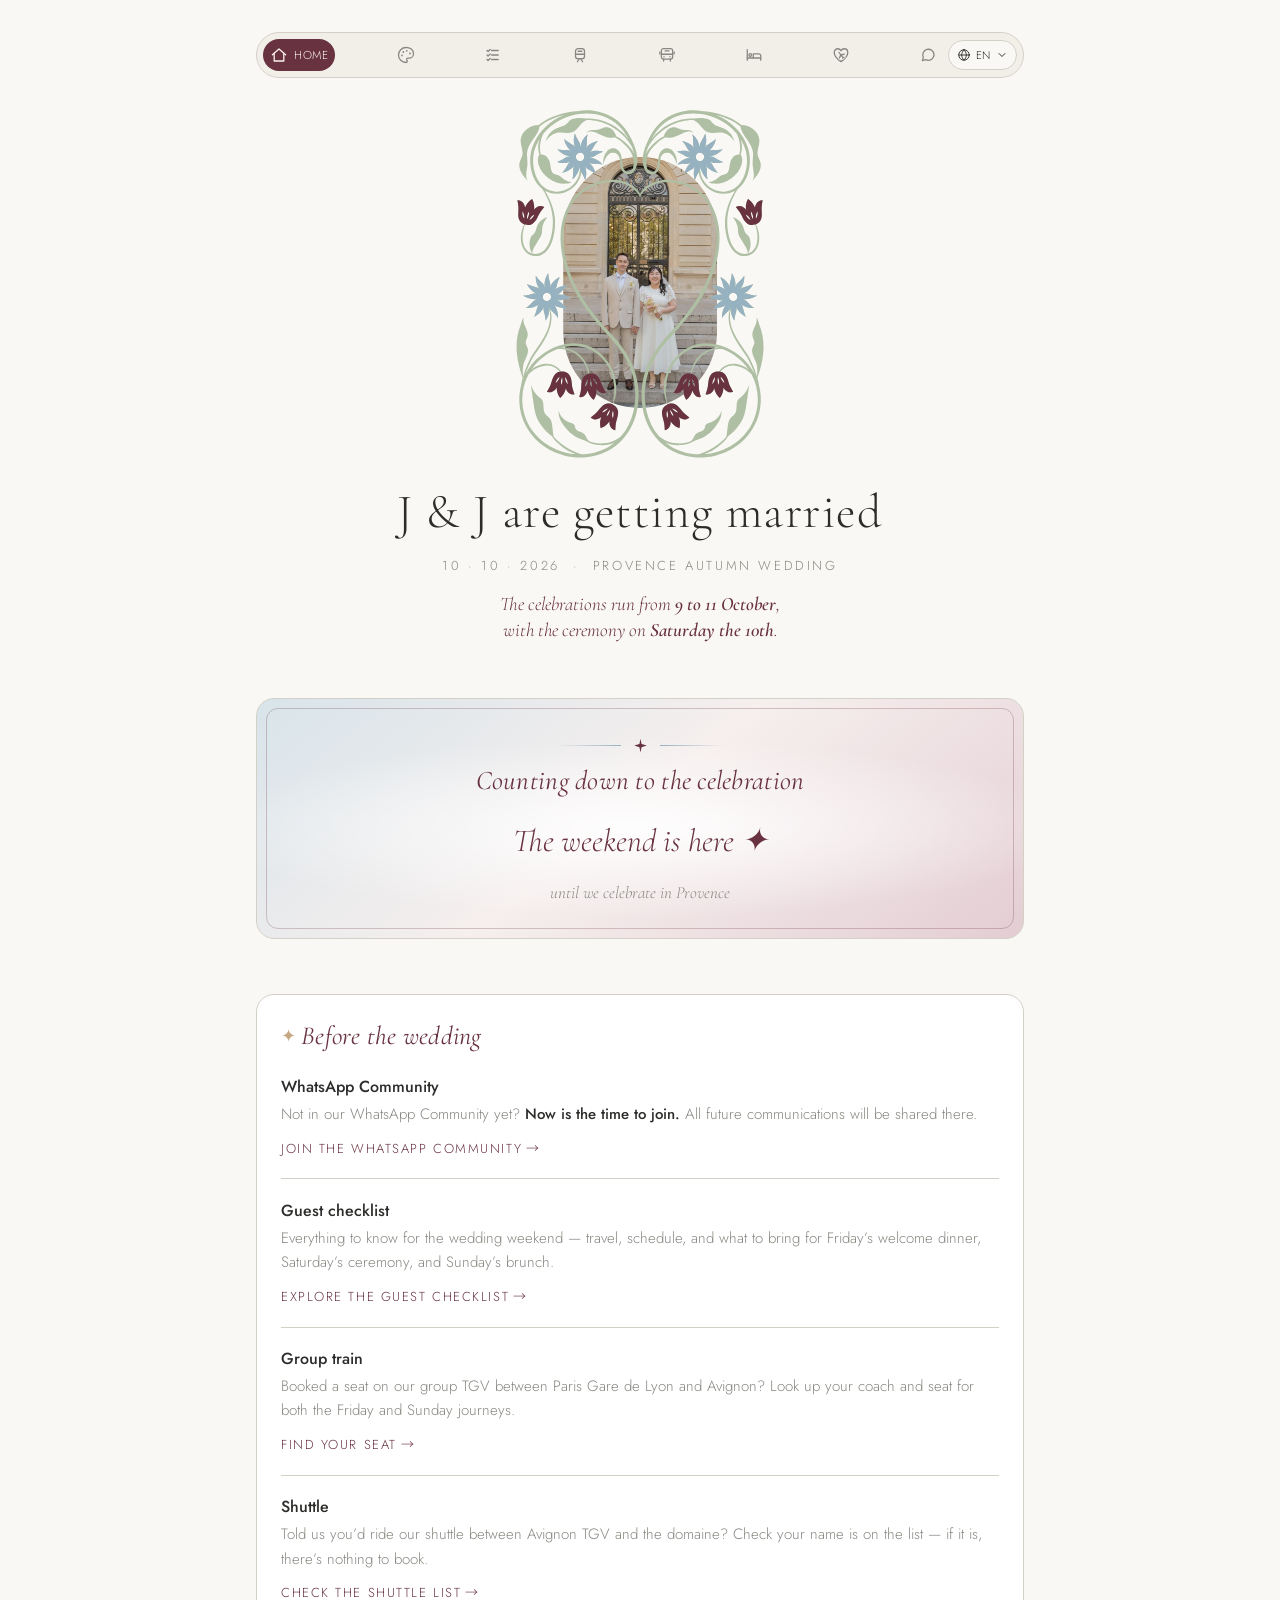
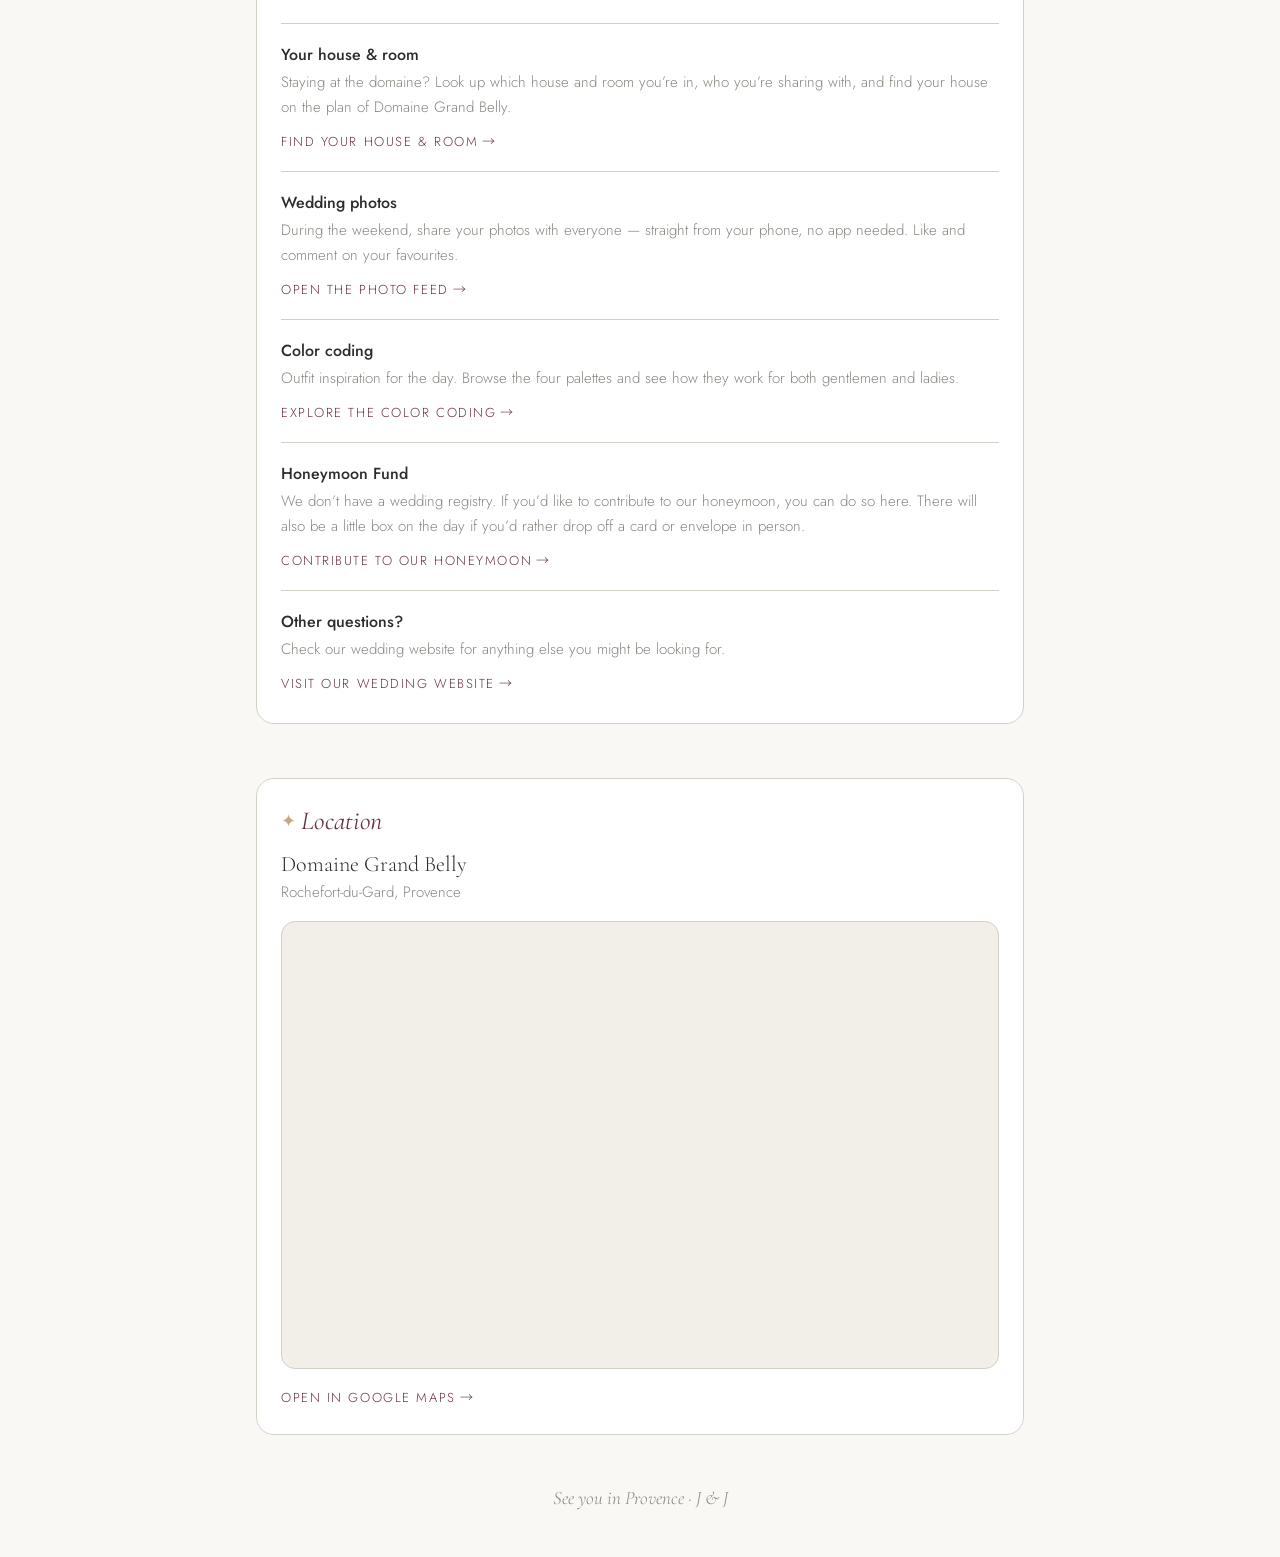
<file: index.html>
<!DOCTYPE html>
<html lang="en">
<head>
  <meta charset="UTF-8">
  <meta name="viewport" content="width=device-width, initial-scale=1.0">
  <title data-i18n="doc.home">J&J Wedding — 10·10·2026</title>
  <link href="https://fonts.googleapis.com/css2?family=Cormorant+Garamond:ital,wght@0,300;0,400;1,300;1,400&family=Jost:wght@300;400&family=Noto+Sans+KR:wght@300;400&display=swap" rel="stylesheet">
  <link rel="stylesheet" href="css/styles.css">
</head>
<body>
  <div class="wrap">

    <nav class="site-nav">
      <div class="site-nav__links">
        <a class="site-nav__item site-nav__item--home is-active" href="index.html" aria-label="Home" data-i18n-aria="nav.home" aria-current="page">
          <svg viewBox="0 0 24 24" fill="none" stroke="currentColor" stroke-width="1.7" stroke-linecap="round" stroke-linejoin="round" aria-hidden="true"><path d="M3.2 11.8 12 4l8.8 7.8"/><path d="M5.6 10.2V20h12.8v-9.8"/></svg>
          <span class="site-nav__label" data-i18n="nav.home">Home</span>
        </a>
        <a class="site-nav__item" href="color-coding.html" aria-label="Color coding" data-i18n-aria="nav.colors">
          <svg viewBox="0 0 24 24" fill="none" stroke="currentColor" stroke-width="1.7" stroke-linecap="round" stroke-linejoin="round" aria-hidden="true"><path d="M12 2C6.5 2 2 6.5 2 12s4.5 10 10 10c.93 0 1.7-.77 1.7-1.7 0-.44-.17-.84-.45-1.15-.28-.3-.45-.7-.45-1.15 0-.93.77-1.7 1.7-1.7H16c3.3 0 6-2.7 6-6 0-4.97-4.5-8.6-10-8.6Z"/><circle cx="8.5" cy="8" r="1.2" fill="currentColor" stroke="none"/><circle cx="13" cy="6.4" r="1.2" fill="currentColor" stroke="none"/><circle cx="6.6" cy="12.6" r="1.2" fill="currentColor" stroke="none"/><circle cx="17.3" cy="10" r="1.2" fill="currentColor" stroke="none"/></svg>
          <span class="site-nav__label" data-i18n="nav.colors">Color coding</span>
        </a>
        <a class="site-nav__item" href="checklist.html" aria-label="Guest checklist" data-i18n-aria="nav.checklist">
          <svg viewBox="0 0 24 24" fill="none" stroke="currentColor" stroke-width="1.7" stroke-linecap="round" stroke-linejoin="round" aria-hidden="true"><path d="M10 6h9"/><path d="M10 12h9"/><path d="M10 18h9"/><path d="m4 6 1.4 1.4L8.2 4.6"/><path d="m4 12 1.4 1.4L8.2 10.6"/><path d="m4 18 1.4 1.4L8.2 16.6"/></svg>
          <span class="site-nav__label" data-i18n="nav.checklist">Guest checklist</span>
        </a>
        <a class="site-nav__item" href="train.html" aria-label="Group train" data-i18n-aria="nav.train">
          <svg viewBox="0 0 24 24" fill="none" stroke="currentColor" stroke-width="1.7" stroke-linecap="round" stroke-linejoin="round" aria-hidden="true"><rect x="6" y="3.5" width="12" height="13.5" rx="3.5"/><path d="M6.5 11h11"/><path d="M9.5 7h5"/><path d="M8.5 21l2-3M15.5 21l-2-3"/></svg>
          <span class="site-nav__label" data-i18n="nav.train">Group train</span>
        </a>
        <a class="site-nav__item" href="shuttle.html" aria-label="Shuttle" data-i18n-aria="nav.shuttle">
          <svg viewBox="0 0 24 24" fill="none" stroke="currentColor" stroke-width="1.7" stroke-linecap="round" stroke-linejoin="round" aria-hidden="true"><rect x="4.5" y="3.5" width="15" height="14" rx="2.8"/><path d="M4.5 11h15"/><path d="M9.5 6.5h5"/><circle cx="8" cy="14.3" r=".9" fill="currentColor" stroke="none"/><circle cx="16" cy="14.3" r=".9" fill="currentColor" stroke="none"/><path d="M7.5 17.5v2.6M16.5 17.5v2.6"/><path d="M2.5 8v2.5M21.5 8v2.5"/></svg>
          <span class="site-nav__label" data-i18n="nav.shuttle">Shuttle</span>
        </a>
        <a class="site-nav__item" href="onsite.html" aria-label="Accommodation" data-i18n-aria="nav.onsite">
          <svg viewBox="0 0 24 24" fill="none" stroke="currentColor" stroke-width="1.7" stroke-linecap="round" stroke-linejoin="round" aria-hidden="true"><path d="M3 5v14"/><path d="M3 16h18"/><path d="M21 19v-6a2.5 2.5 0 0 0-2.5-2.5H11V16"/><circle cx="7" cy="12" r="1.8"/></svg>
          <span class="site-nav__label" data-i18n="nav.onsite">Accommodation</span>
        </a>
        <a class="site-nav__item" href="honeymoon.html" aria-label="Honeymoon" data-i18n-aria="nav.honeymoon">
          <svg viewBox="0 0 24 24" fill="none" stroke="currentColor" stroke-width="1.8" stroke-linecap="round" stroke-linejoin="round" aria-hidden="true"><defs><mask id="hm-mask" maskUnits="userSpaceOnUse" x="-4" y="-4" width="32" height="32"><rect x="-4" y="-4" width="32" height="32" fill="#fff"/><g transform="rotate(-39 12 12)"><g transform="translate(12 12) scale(.63) translate(-12 -11.6)"><path d="M12 3c.7 0 1.2.9 1.2 2.1V10l7 4.1v2l-7-2.1v3.6l2 1.6v1.7l-3.2-1-3.2 1v-1.7l2-1.6V13.9l-7 2.1v-2l7-4.1V5.1C10.8 3.9 11.3 3 12 3Z" fill="#000" stroke="#000" stroke-width="2.8"/></g></g></mask></defs><path d="M12 20.8C12 20.8 3 14.6 3 8.5 3 5.6 5.2 3.6 7.7 3.6 9.7 3.6 11.2 4.8 12 6.3 12.8 4.8 14.3 3.6 16.3 3.6 18.8 3.6 21 5.6 21 8.5 21 14.6 12 20.8 12 20.8Z" mask="url(#hm-mask)"/><g transform="rotate(-39 12 12)"><g transform="translate(12 12) scale(.63) translate(-12 -11.6)"><path d="M12 3c.7 0 1.2.9 1.2 2.1V10l7 4.1v2l-7-2.1v3.6l2 1.6v1.7l-3.2-1-3.2 1v-1.7l2-1.6V13.9l-7 2.1v-2l7-4.1V5.1C10.8 3.9 11.3 3 12 3Z" fill="currentColor" stroke="none"/></g></g></svg>
          <span class="site-nav__label" data-i18n="nav.honeymoon">Honeymoon</span>
        </a>
        <a class="site-nav__item" href="whatsapp.html" aria-label="WhatsApp" data-i18n-aria="nav.whatsapp">
          <svg viewBox="0 0 24 24" fill="none" stroke="currentColor" stroke-width="1.7" stroke-linecap="round" stroke-linejoin="round" aria-hidden="true"><path d="M20 11.5a7.5 7.5 0 0 1-10.9 6.7L4.5 19.5l1.3-4.3A7.5 7.5 0 1 1 20 11.5Z"/></svg>
          <span class="site-nav__label" data-i18n="nav.whatsapp">WhatsApp</span>
        </a>
      </div>
      <div class="site-nav__lang">
        <details class="lang-menu" id="lang-switch">
          <summary class="lang-menu__toggle" aria-label="Language" data-i18n-aria="nav.lang">
            <svg class="lang-menu__globe" viewBox="0 0 24 24" fill="none" stroke="currentColor" stroke-width="1.6" stroke-linecap="round" stroke-linejoin="round" aria-hidden="true"><circle cx="12" cy="12" r="9"/><path d="M3 12h18"/><path d="M12 3c2.6 2.7 3.9 5.9 3.9 9S14.6 18.3 12 21c-2.6-2.7-3.9-5.9-3.9-9S9.4 5.7 12 3Z"/></svg>
            <span class="lang-menu__code" data-lang-code>EN</span>
            <svg class="lang-menu__chev" viewBox="0 0 24 24" fill="none" stroke="currentColor" stroke-width="1.9" stroke-linecap="round" stroke-linejoin="round" aria-hidden="true"><path d="m6 9 6 6 6-6"/></svg>
          </summary>
          <div class="lang-menu__list" role="menu">
            <button type="button" class="lang-btn" data-lang="en">English</button>
            <button type="button" class="lang-btn" data-lang="fr">Français</button>
            <button type="button" class="lang-btn" data-lang="ko">한국어</button>
          </div>
        </details>
      </div>
    </nav>

    <header class="home-hero">
      <div class="home-frame">
        <img class="home-frame__photo" src="images/couple.jpg" alt="J &amp; J on the steps after their ceremony">
        <img class="home-frame__art" src="images/floral-frame.svg" alt="" aria-hidden="true">
      </div>
      <h1 data-i18n="home.h1">J &amp; J are getting married</h1>
      <div class="sub" data-i18n="sub.date">10 · 10 · 2026 &nbsp;·&nbsp; Provence Autumn Wedding</div>
      <p class="home-weekend" data-i18n-html="home.weekend">The celebrations run from <strong>9 to 11 October</strong>, with the ceremony on <strong>Saturday the 10th</strong>.</p>
    </header>

    <section class="home-countdown" aria-label="Countdown to the celebration">
      <div class="countdown-ornament" aria-hidden="true">
        <span class="cd-rule"></span>
        <svg class="cd-star" viewBox="0 0 24 24" fill="none"><path d="M12 1 L13.7 9.4 L22 12 L13.7 14.6 L12 23 L10.3 14.6 L2 12 L10.3 9.4 Z" fill="#683240"/></svg>
        <span class="cd-rule right"></span>
      </div>
      <div class="home-section-title countdown-title" data-i18n="cd.title">Counting down to the celebration</div>
      <div class="countdown-row" id="countdown">
        <div class="countdown-unit"><span class="countdown-num" id="cd-days">00</span><span class="countdown-label" data-i18n="cd.days">Days</span></div>
        <div class="countdown-unit"><span class="countdown-num" id="cd-hours">00</span><span class="countdown-label" data-i18n="cd.hours">Hours</span></div>
        <div class="countdown-unit"><span class="countdown-num" id="cd-mins">00</span><span class="countdown-label" data-i18n="cd.mins">Minutes</span></div>
        <div class="countdown-unit"><span class="countdown-num" id="cd-secs">00</span><span class="countdown-label" data-i18n="cd.secs">Seconds</span></div>
      </div>
      <div class="countdown-foot" data-i18n="cd.foot">until we celebrate in Provence</div>
    </section>

    <section class="home-before">
      <div class="home-section-title"><span class="home-title-mark">&#10022;</span><span data-i18n="home.before">Before the wedding</span></div>

      <a class="before-item" href="whatsapp.html">
        <div class="before-title" data-i18n="home.wa.title">WhatsApp Community</div>
        <div class="before-desc" data-i18n-html="home.wa.desc">Not in our WhatsApp Community yet? <strong>Now is the time to join.</strong> All future communications will be shared there.</div>
        <span class="home-link"><span data-i18n="home.wa.link">Join the WhatsApp Community</span> <span class="arr">&rarr;</span></span>
      </a>

      <a class="before-item" href="checklist.html">
        <div class="before-title" data-i18n="home.cl.title">Guest checklist</div>
        <div class="before-desc" data-i18n="home.cl.desc">Everything to know for the wedding weekend — travel, schedule, and what to bring for Friday's welcome dinner, Saturday's ceremony, and Sunday's brunch.</div>
        <span class="home-link"><span data-i18n="home.cl.link">Explore the guest checklist</span> <span class="arr">&rarr;</span></span>
      </a>

      <a class="before-item" href="train.html">
        <div class="before-title" data-i18n="home.tr.title">Group train</div>
        <div class="before-desc" data-i18n="home.tr.desc">Booked a seat on our group TGV between Paris Gare de Lyon and Avignon? Look up your coach and seat for both the Friday and Sunday journeys.</div>
        <span class="home-link"><span data-i18n="home.tr.link">Find your seat</span> <span class="arr">&rarr;</span></span>
      </a>

      <a class="before-item" href="shuttle.html">
        <div class="before-title" data-i18n="home.sh.title">Shuttle</div>
        <div class="before-desc" data-i18n="home.sh.desc">Told us you’d ride our shuttle between Avignon TGV and the domaine? Check your name is on the list — if it is, there’s nothing to book.</div>
        <span class="home-link"><span data-i18n="home.sh.link">Check the shuttle list</span> <span class="arr">&rarr;</span></span>
      </a>

      <a class="before-item" href="onsite.html">
        <div class="before-title" data-i18n="home.os.title">Your house &amp; room</div>
        <div class="before-desc" data-i18n="home.os.desc">Staying at the domaine? Look up which house and room you're in, who you're sharing with, and find your house on the plan of Domaine Grand Belly.</div>
        <span class="home-link"><span data-i18n="home.os.link">Find your house &amp; room</span> <span class="arr">&rarr;</span></span>
      </a>

      <a class="before-item" href="https://spykkee.github.io/j-j-wedding-photos/">
        <div class="before-title" data-i18n="home.ph.title">Wedding photos</div>
        <div class="before-desc" data-i18n="home.ph.desc">During the weekend, share your photos with everyone — straight from your phone, no app needed. Like and comment on your favourites.</div>
        <span class="home-link"><span data-i18n="home.ph.link">Open the photo feed</span> <span class="arr">&rarr;</span></span>
      </a>

      <a class="before-item" href="color-coding.html">
        <div class="before-title" data-i18n="home.cc.title">Color coding</div>
        <div class="before-desc" data-i18n="home.cc.desc">Outfit inspiration for the day. Browse the four palettes and see how they work for both gentlemen and ladies.</div>
        <span class="home-link"><span data-i18n="home.cc.link">Explore the color coding</span> <span class="arr">&rarr;</span></span>
      </a>

      <a class="before-item" href="honeymoon.html">
        <div class="before-title" data-i18n="home.hm.title">Honeymoon Fund</div>
        <div class="before-desc" data-i18n="home.hm.desc">We don't have a wedding registry. If you'd like to contribute to our honeymoon, you can do so here. There will also be a little box on the day if you'd rather drop off a card or envelope in person.</div>
        <span class="home-link"><span data-i18n="home.hm.link">Contribute to our honeymoon</span> <span class="arr">&rarr;</span></span>
      </a>

      <a class="before-item" href="https://jandjgettingmarried.my.canva.site/" target="_blank" rel="noopener">
        <div class="before-title" data-i18n="home.other.title">Other questions?</div>
        <div class="before-desc" data-i18n="home.other.desc">Check our wedding website for anything else you might be looking for.</div>
        <span class="home-link"><span data-i18n="home.other.link">Visit our wedding website</span> <span class="arr">&rarr;</span></span>
      </a>
    </section>

    <section class="home-location">
      <div class="home-location-head">
        <div class="home-section-title"><span class="home-title-mark">&#10022;</span><span data-i18n="home.loc.title">Location</span></div>
        <div class="home-venue">Domaine Grand Belly</div>
        <div class="home-venue-town" data-i18n="home.loc.town">Rochefort-du-Gard, Provence</div>
      </div>
      <div class="home-map">
        <iframe
          src="https://www.google.com/maps?q=43.99205,4.66018&amp;z=13&amp;hl=en&amp;output=embed"
          title="Map showing Domaine Grand Belly near Rochefort-du-Gard, Provence"
          loading="lazy"
          referrerpolicy="no-referrer-when-downgrade"></iframe>
      </div>
      <a class="home-link" href="https://maps.app.goo.gl/YRnJwH1h8C44rEY98" target="_blank" rel="noopener">
        <span data-i18n="home.map.link">Open in Google Maps</span> <span class="arr">&rarr;</span>
      </a>
    </section>

    <div class="home-foot" data-i18n="home.foot">See you in Provence &middot; J &amp; J</div>

  </div>

  <script src="js/site.js"></script>
  <script>
    // Countdown to the welcome weekend — Friday 9 October 2026, 18:00 (Europe/Paris, CEST = UTC+2)
    (function () {
      var target = new Date('2026-10-09T18:00:00+02:00').getTime();
      var row = document.getElementById('countdown');
      var els = {
        days: document.getElementById('cd-days'),
        hours: document.getElementById('cd-hours'),
        mins: document.getElementById('cd-mins'),
        secs: document.getElementById('cd-secs')
      };
      var pad = function (n) { return (n < 10 ? '0' : '') + n; };

      function tick() {
        var diff = target - Date.now();
        if (diff <= 0) {
          row.innerHTML = '<div class="countdown-done">' + (window.t ? window.t('cd.done') : 'The weekend is here ✦') + '</div>';
          clearInterval(timer);
          return;
        }
        var s = Math.floor(diff / 1000);
        els.days.textContent = Math.floor(s / 86400);
        els.hours.textContent = pad(Math.floor(s % 86400 / 3600));
        els.mins.textContent = pad(Math.floor(s % 3600 / 60));
        els.secs.textContent = pad(s % 60);
      }

      tick();
      var timer = setInterval(tick, 1000);
    })();
  </script>
</body>
</html>
</file>
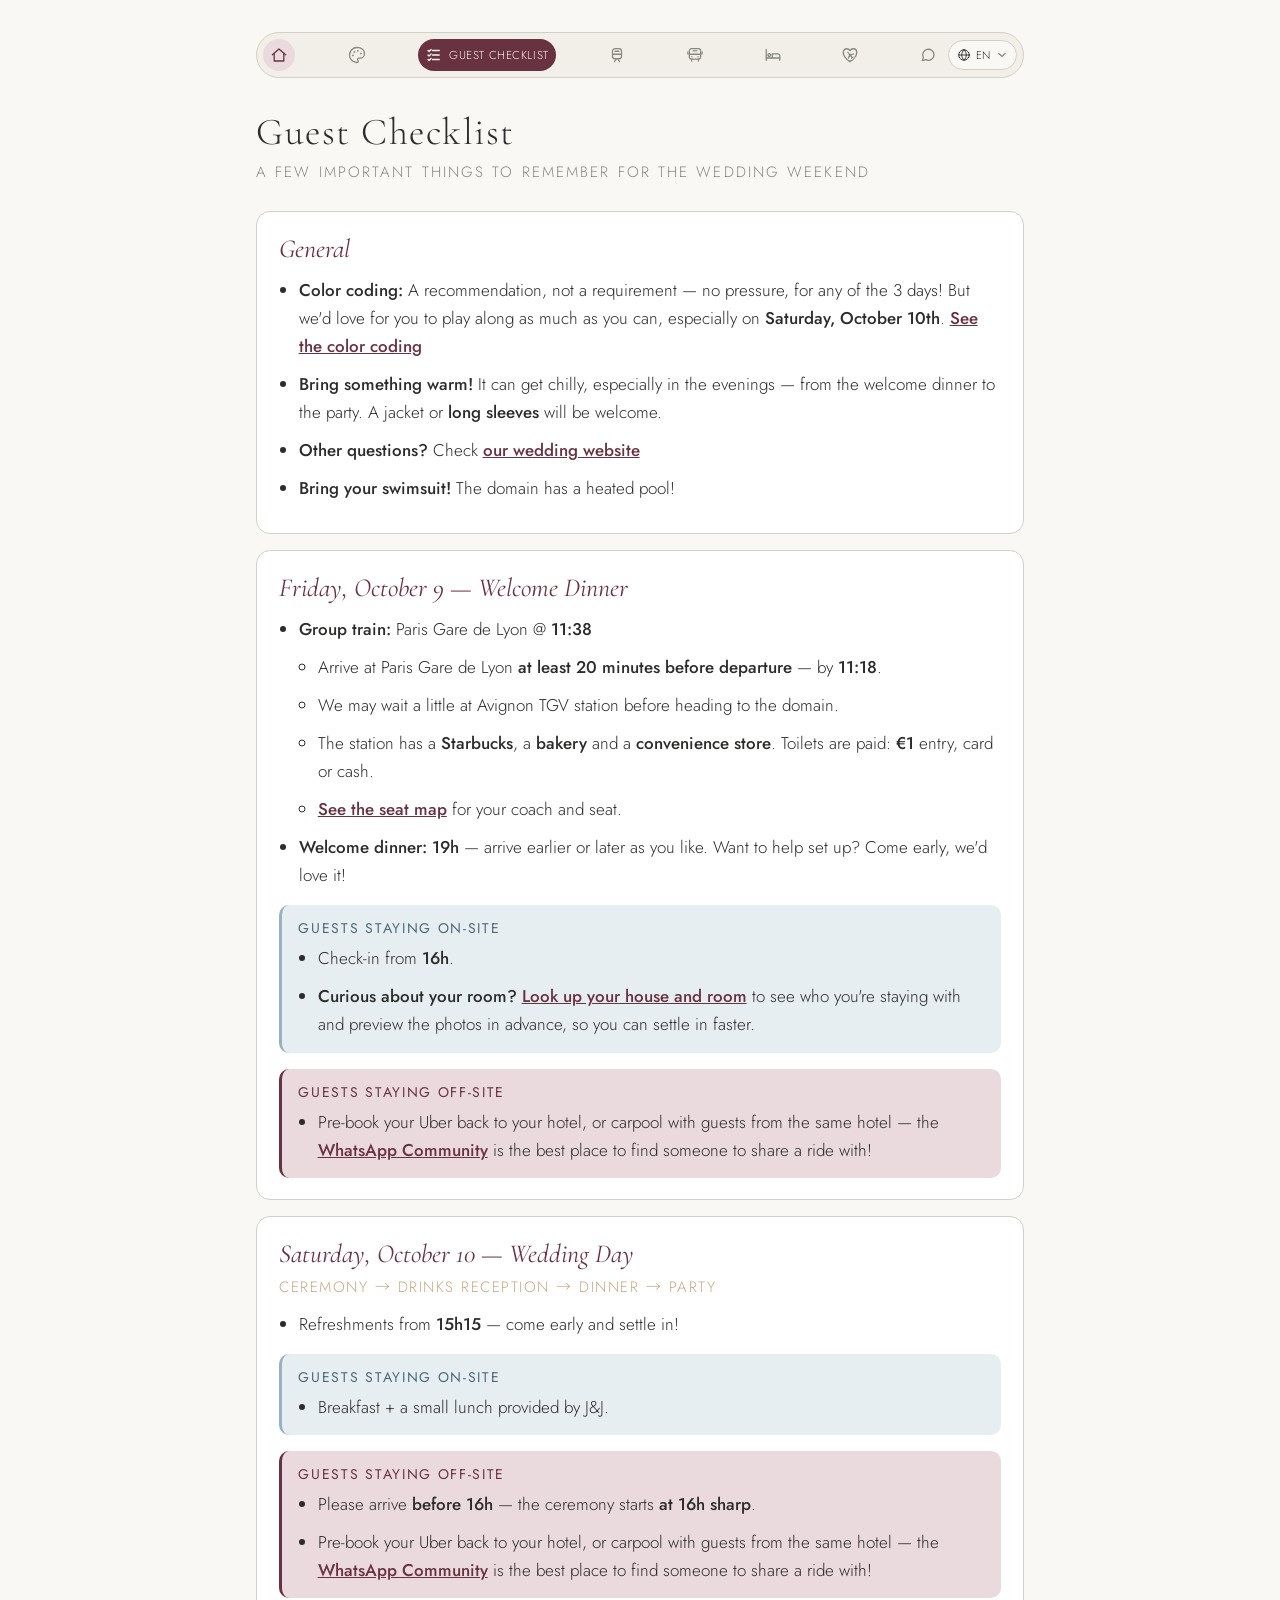
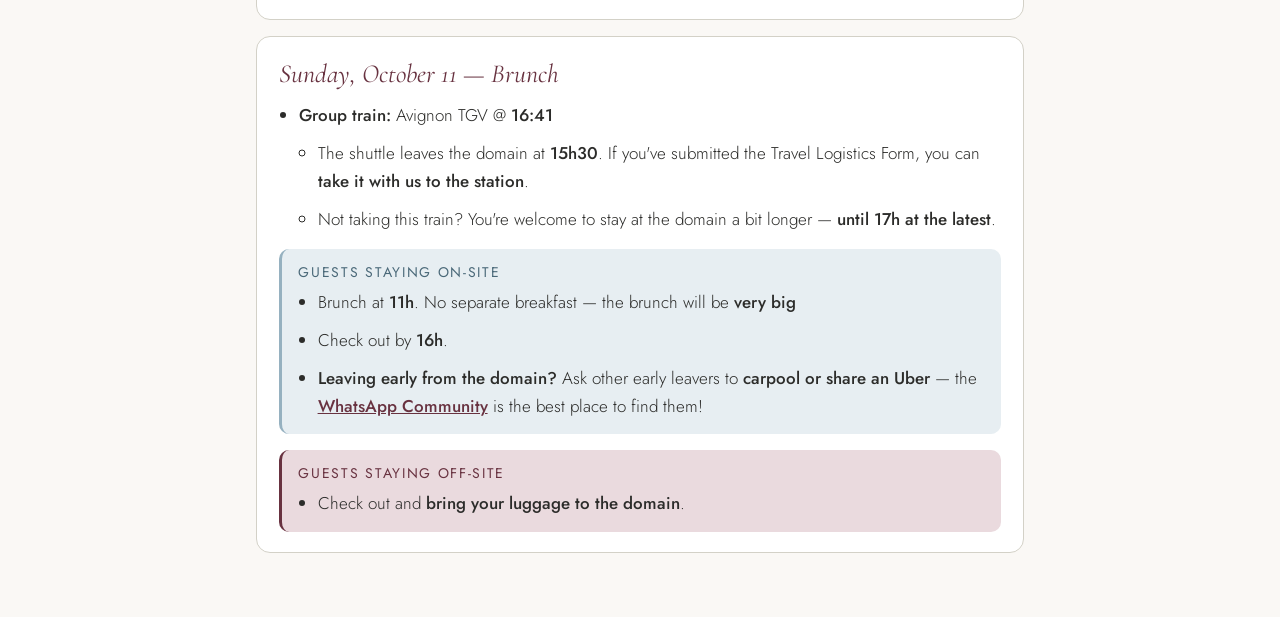
<file: checklist.html>
<!DOCTYPE html>
<html lang="en">
<head>
<meta charset="UTF-8">
<meta name="viewport" content="width=device-width, initial-scale=1.0">
<title data-i18n="doc.checklist">J&J Wedding — Guest Checklist</title>
<link href="https://fonts.googleapis.com/css2?family=Cormorant+Garamond:ital,wght@0,300;0,400;1,300;1,400&family=Jost:wght@300;400&family=Noto+Sans+KR:wght@300;400&family=Poor+Story&display=swap" rel="stylesheet">
<link rel="stylesheet" href="css/styles.css">
</head>
<body>
<div class="wrap">

  <nav class="site-nav">
    <div class="site-nav__links">
      <a class="site-nav__item site-nav__item--home" href="index.html" aria-label="Home" data-i18n-aria="nav.home">
        <svg viewBox="0 0 24 24" fill="none" stroke="currentColor" stroke-width="1.7" stroke-linecap="round" stroke-linejoin="round" aria-hidden="true"><path d="M3.2 11.8 12 4l8.8 7.8"/><path d="M5.6 10.2V20h12.8v-9.8"/></svg>
        <span class="site-nav__label" data-i18n="nav.home">Home</span>
      </a>
      <a class="site-nav__item" href="color-coding.html" aria-label="Color coding" data-i18n-aria="nav.colors">
        <svg viewBox="0 0 24 24" fill="none" stroke="currentColor" stroke-width="1.7" stroke-linecap="round" stroke-linejoin="round" aria-hidden="true"><path d="M12 2C6.5 2 2 6.5 2 12s4.5 10 10 10c.93 0 1.7-.77 1.7-1.7 0-.44-.17-.84-.45-1.15-.28-.3-.45-.7-.45-1.15 0-.93.77-1.7 1.7-1.7H16c3.3 0 6-2.7 6-6 0-4.97-4.5-8.6-10-8.6Z"/><circle cx="8.5" cy="8" r="1.2" fill="currentColor" stroke="none"/><circle cx="13" cy="6.4" r="1.2" fill="currentColor" stroke="none"/><circle cx="6.6" cy="12.6" r="1.2" fill="currentColor" stroke="none"/><circle cx="17.3" cy="10" r="1.2" fill="currentColor" stroke="none"/></svg>
        <span class="site-nav__label" data-i18n="nav.colors">Color coding</span>
      </a>
      <a class="site-nav__item is-active" href="checklist.html" aria-label="Guest checklist" data-i18n-aria="nav.checklist" aria-current="page">
        <svg viewBox="0 0 24 24" fill="none" stroke="currentColor" stroke-width="1.7" stroke-linecap="round" stroke-linejoin="round" aria-hidden="true"><path d="M10 6h9"/><path d="M10 12h9"/><path d="M10 18h9"/><path d="m4 6 1.4 1.4L8.2 4.6"/><path d="m4 12 1.4 1.4L8.2 10.6"/><path d="m4 18 1.4 1.4L8.2 16.6"/></svg>
        <span class="site-nav__label" data-i18n="nav.checklist">Guest checklist</span>
      </a>
      <a class="site-nav__item" href="train.html" aria-label="Group train" data-i18n-aria="nav.train">
        <svg viewBox="0 0 24 24" fill="none" stroke="currentColor" stroke-width="1.7" stroke-linecap="round" stroke-linejoin="round" aria-hidden="true"><rect x="6" y="3.5" width="12" height="13.5" rx="3.5"/><path d="M6.5 11h11"/><path d="M9.5 7h5"/><path d="M8.5 21l2-3M15.5 21l-2-3"/></svg>
        <span class="site-nav__label" data-i18n="nav.train">Group train</span>
      </a>
      <a class="site-nav__item" href="shuttle.html" aria-label="Shuttle" data-i18n-aria="nav.shuttle">
        <svg viewBox="0 0 24 24" fill="none" stroke="currentColor" stroke-width="1.7" stroke-linecap="round" stroke-linejoin="round" aria-hidden="true"><rect x="4.5" y="3.5" width="15" height="14" rx="2.8"/><path d="M4.5 11h15"/><path d="M9.5 6.5h5"/><circle cx="8" cy="14.3" r=".9" fill="currentColor" stroke="none"/><circle cx="16" cy="14.3" r=".9" fill="currentColor" stroke="none"/><path d="M7.5 17.5v2.6M16.5 17.5v2.6"/><path d="M2.5 8v2.5M21.5 8v2.5"/></svg>
        <span class="site-nav__label" data-i18n="nav.shuttle">Shuttle</span>
      </a>
      <a class="site-nav__item" href="onsite.html" aria-label="Accommodation" data-i18n-aria="nav.onsite">
        <svg viewBox="0 0 24 24" fill="none" stroke="currentColor" stroke-width="1.7" stroke-linecap="round" stroke-linejoin="round" aria-hidden="true"><path d="M3 5v14"/><path d="M3 16h18"/><path d="M21 19v-6a2.5 2.5 0 0 0-2.5-2.5H11V16"/><circle cx="7" cy="12" r="1.8"/></svg>
        <span class="site-nav__label" data-i18n="nav.onsite">Accommodation</span>
      </a>
      <a class="site-nav__item" href="honeymoon.html" aria-label="Honeymoon" data-i18n-aria="nav.honeymoon">
        <svg viewBox="0 0 24 24" fill="none" stroke="currentColor" stroke-width="1.8" stroke-linecap="round" stroke-linejoin="round" aria-hidden="true"><defs><mask id="hm-mask" maskUnits="userSpaceOnUse" x="-4" y="-4" width="32" height="32"><rect x="-4" y="-4" width="32" height="32" fill="#fff"/><g transform="rotate(-39 12 12)"><g transform="translate(12 12) scale(.63) translate(-12 -11.6)"><path d="M12 3c.7 0 1.2.9 1.2 2.1V10l7 4.1v2l-7-2.1v3.6l2 1.6v1.7l-3.2-1-3.2 1v-1.7l2-1.6V13.9l-7 2.1v-2l7-4.1V5.1C10.8 3.9 11.3 3 12 3Z" fill="#000" stroke="#000" stroke-width="2.8"/></g></g></mask></defs><path d="M12 20.8C12 20.8 3 14.6 3 8.5 3 5.6 5.2 3.6 7.7 3.6 9.7 3.6 11.2 4.8 12 6.3 12.8 4.8 14.3 3.6 16.3 3.6 18.8 3.6 21 5.6 21 8.5 21 14.6 12 20.8 12 20.8Z" mask="url(#hm-mask)"/><g transform="rotate(-39 12 12)"><g transform="translate(12 12) scale(.63) translate(-12 -11.6)"><path d="M12 3c.7 0 1.2.9 1.2 2.1V10l7 4.1v2l-7-2.1v3.6l2 1.6v1.7l-3.2-1-3.2 1v-1.7l2-1.6V13.9l-7 2.1v-2l7-4.1V5.1C10.8 3.9 11.3 3 12 3Z" fill="currentColor" stroke="none"/></g></g></svg>
        <span class="site-nav__label" data-i18n="nav.honeymoon">Honeymoon</span>
      </a>
      <a class="site-nav__item" href="whatsapp.html" aria-label="WhatsApp" data-i18n-aria="nav.whatsapp">
        <svg viewBox="0 0 24 24" fill="none" stroke="currentColor" stroke-width="1.7" stroke-linecap="round" stroke-linejoin="round" aria-hidden="true"><path d="M20 11.5a7.5 7.5 0 0 1-10.9 6.7L4.5 19.5l1.3-4.3A7.5 7.5 0 1 1 20 11.5Z"/></svg>
        <span class="site-nav__label" data-i18n="nav.whatsapp">WhatsApp</span>
      </a>
    </div>
    <div class="site-nav__lang">
      <details class="lang-menu" id="lang-switch">
        <summary class="lang-menu__toggle" aria-label="Language" data-i18n-aria="nav.lang">
          <svg class="lang-menu__globe" viewBox="0 0 24 24" fill="none" stroke="currentColor" stroke-width="1.6" stroke-linecap="round" stroke-linejoin="round" aria-hidden="true"><circle cx="12" cy="12" r="9"/><path d="M3 12h18"/><path d="M12 3c2.6 2.7 3.9 5.9 3.9 9S14.6 18.3 12 21c-2.6-2.7-3.9-5.9-3.9-9S9.4 5.7 12 3Z"/></svg>
          <span class="lang-menu__code" data-lang-code>EN</span>
          <svg class="lang-menu__chev" viewBox="0 0 24 24" fill="none" stroke="currentColor" stroke-width="1.9" stroke-linecap="round" stroke-linejoin="round" aria-hidden="true"><path d="m6 9 6 6 6-6"/></svg>
        </summary>
        <div class="lang-menu__list" role="menu">
          <button type="button" class="lang-btn" data-lang="en">English</button>
          <button type="button" class="lang-btn" data-lang="fr">Français</button>
          <button type="button" class="lang-btn" data-lang="ko">한국어</button>
        </div>
      </details>
    </div>
  </nav>

  <h1 id="page-title" data-i18n="page.cl.h1">Guest Checklist</h1>
  <div class="sub" data-i18n="page.cl.sub">A few important things to remember for the wedding weekend</div>

  <div id="content">

  <!-- ENGLISH -->
  <div class="lang-section-content visible" data-lang="en">
  <section class="checklist-section">
    <h2>General</h2>
    <ul>
      <li><strong>Color coding:</strong> A recommendation, not a requirement — no pressure, for any of the 3 days! But we'd love for you to play along as much as you can, especially on <strong>Saturday, October 10th</strong>. <a href="color-coding.html">See the color coding</a></li>
      <li><strong>Bring something warm!</strong> It can get chilly, especially in the evenings — from the welcome dinner to the party. A jacket or <strong>long sleeves</strong> will be welcome.</li>
      <li><strong>Other questions?</strong> Check <a href="https://jandjgettingmarried.my.canva.site/">our wedding website</a></li>
      <li><strong>Bring your swimsuit!</strong> The domain has a heated pool!</li>
    </ul>
  </section>
  <section class="checklist-section">
    <h2>Friday, October 9 — Welcome Dinner</h2>
    <ul>
      <li><strong>Group train:</strong> Paris Gare de Lyon @ <strong>11:38</strong>
          <ul>
            <li>Arrive at Paris Gare de Lyon <strong>at least 20 minutes before departure</strong> — by <strong>11:18</strong>.</li>
            <li>We may wait a little at Avignon TGV station before heading to the domain.</li>
            <li>The station has a <strong>Starbucks</strong>, a <strong>bakery</strong> and a <strong>convenience store</strong>. Toilets are paid: <strong>€1</strong> entry, card or cash.</li>
            <li><a href="train.html">See the seat map</a> for your coach and seat.</li>
          </ul>
        </li>
      <li><strong>Welcome dinner:</strong> <strong>19h</strong> — arrive earlier or later as you like. Want to help set up? Come early, we'd love it!</li>
    </ul>
    <div class="stay stay--on">
      <h3 class="stay__label">Guests staying on-site</h3>
      <ul>
        <li>Check-in from <strong>16h</strong>.</li>
        <li><strong>Curious about your room?</strong> <a href="onsite.html">Look up your house and room</a> to see who you're staying with and preview the photos in advance, so you can settle in faster.</li>
      </ul>
    </div>
    <div class="stay stay--off">
      <h3 class="stay__label">Guests staying off-site</h3>
      <ul>
        <li>Pre-book your Uber back to your hotel, or carpool with guests from the same hotel — the <a href="whatsapp.html">WhatsApp Community</a> is the best place to find someone to share a ride with!</li>
      </ul>
    </div>
  </section>
  <section class="checklist-section">
    <h2>Saturday, October 10 — Wedding Day</h2>
    <p class="checklist-subtitle">Ceremony → Drinks reception → Dinner → Party</p>
    <ul>
      <li>Refreshments from <strong>15h15</strong> — come early and settle in!</li>
    </ul>
    <div class="stay stay--on">
      <h3 class="stay__label">Guests staying on-site</h3>
      <ul>
        <li>Breakfast + a small lunch provided by J&amp;J.</li>
      </ul>
    </div>
    <div class="stay stay--off">
      <h3 class="stay__label">Guests staying off-site</h3>
      <ul>
        <li>Please arrive <strong>before 16h</strong> — the ceremony starts <strong>at 16h sharp</strong>.</li>
        <li>Pre-book your Uber back to your hotel, or carpool with guests from the same hotel — the <a href="whatsapp.html">WhatsApp Community</a> is the best place to find someone to share a ride with!</li>
      </ul>
    </div>
  </section>
  <section class="checklist-section">
    <h2>Sunday, October 11 — Brunch</h2>
    <ul>
      <li><strong>Group train:</strong> Avignon TGV @ <strong>16:41</strong>
        <ul>
          <li>The shuttle leaves the domain at <strong>15h30</strong>. If you've submitted the Travel Logistics Form, you can <strong>take it with us to the station</strong>.</li>
          <li>Not taking this train? You're welcome to stay at the domain a bit longer — <strong>until 17h at the latest</strong>.</li>
        </ul>
      </li>
    </ul>
    <div class="stay stay--on">
      <h3 class="stay__label">Guests staying on-site</h3>
      <ul>
        <li>Brunch at <strong>11h</strong>. No separate breakfast — the brunch will be <strong>very big</strong></li>
        <li>Check out by <strong>16h</strong>.</li>
        <li><strong>Leaving early from the domain?</strong> Ask other early leavers to <strong>carpool or share an Uber</strong> — the <a href="whatsapp.html">WhatsApp Community</a> is the best place to find them!</li>
      </ul>
    </div>
    <div class="stay stay--off">
      <h3 class="stay__label">Guests staying off-site</h3>
      <ul>
        <li>Check out and <strong>bring your luggage to the domain</strong>.</li>
      </ul>
    </div>
  </section>
  </div>

  <!-- FRENCH -->
  <div class="lang-section-content" data-lang="fr">
  <section class="checklist-section">
    <h2>Général</h2>
    <ul>
      <li><strong>Code couleur :</strong> Une recommandation, pas une obligation — aucune pression, pour aucun des 3 jours ! Mais nous serions ravis que vous jouiez le jeu autant que possible, surtout le <strong>samedi 10 octobre</strong>. <a href="color-coding.html">Voir le code couleur</a></li>
      <li><strong>Prévoyez quelque chose de chaud !</strong> Il peut faire frais, surtout le soir — du dîner de bienvenue à la soirée. Une veste ou des <strong>manches longues</strong> seront les bienvenues.</li>
      <li><strong>Une autre question ?</strong> Consultez <a href="https://jandjgettingmarried.my.canva.site/">notre site de mariage</a></li>
      <li><strong>N'oubliez pas votre maillot de bain !</strong> Le domaine dispose d'une piscine chauffée !</li>
    </ul>
  </section>
  <section class="checklist-section">
    <h2>Vendredi 9 octobre — Dîner de bienvenue</h2>
    <ul>
      <li><strong>Train de groupe :</strong> Paris Gare de Lyon à <strong>11h38</strong>
          <ul>
            <li>Arrivez à Paris Gare de Lyon <strong>au moins 20 minutes avant le départ</strong> — soit avant <strong>11h18</strong>.</li>
            <li>Une petite attente à la gare d'Avignon TGV est possible avant de partir pour le domaine.</li>
            <li>La gare dispose d'un <strong>Starbucks</strong>, d'une <strong>boulangerie</strong> et d'un <strong>Relay</strong>. Les toilettes sont payantes : <strong>1 €</strong> l'entrée, carte ou espèces.</li>
            <li><a href="train.html">Voir le plan des places</a> pour votre voiture et votre place.</li>
          </ul>
        </li>
      <li><strong>Dîner de bienvenue :</strong> <strong>19h</strong> — arrivez plus tôt ou plus tard, comme vous voulez. Envie de nous aider à installer ? Venez tôt, ce sera top !</li>
    </ul>
    <div class="stay stay--on">
      <h3 class="stay__label">Invités sur place</h3>
      <ul>
        <li>Arrivée possible à partir de <strong>16h</strong>.</li>
        <li><strong>Envie de découvrir votre chambre ?</strong> <a href="onsite.html">Retrouvez votre maison et votre chambre</a> pour voir avec qui vous logez et découvrir les photos à l'avance, pour vous installer plus vite.</li>
      </ul>
    </div>
    <div class="stay stay--off">
      <h3 class="stay__label">Invités à l'extérieur</h3>
      <ul>
        <li>Réservez votre Uber à l'avance pour rentrer à votre hôtel, ou faites du covoiturage avec les invités du même hôtel — la <a href="whatsapp.html">communauté WhatsApp</a> est le meilleur endroit pour trouver quelqu'un avec qui partager le trajet !</li>
      </ul>
    </div>
  </section>
  <section class="checklist-section">
    <h2>Samedi 10 octobre — Jour du mariage</h2>
    <p class="checklist-subtitle">Cérémonie → Vin d'honneur → Dîner → Soirée</p>
    <ul>
      <li>Rafraîchissements dès <strong>15h15</strong> — venez tôt pour vous installer !</li>
    </ul>
    <div class="stay stay--on">
      <h3 class="stay__label">Invités sur place</h3>
      <ul>
        <li>Petit-déjeuner et déjeuner léger fournis par J&amp;J.</li>
      </ul>
    </div>
    <div class="stay stay--off">
      <h3 class="stay__label">Invités à l'extérieur</h3>
      <ul>
        <li>Essayez d'arriver <strong>avant 16h</strong> — la cérémonie commence <strong>à 16h précises</strong>.</li>
        <li>Réservez votre Uber à l'avance pour rentrer à votre hôtel, ou faites du covoiturage avec les invités du même hôtel — la <a href="whatsapp.html">communauté WhatsApp</a> est le meilleur endroit pour trouver quelqu'un avec qui partager le trajet !</li>
      </ul>
    </div>
  </section>
  <section class="checklist-section">
    <h2>Dimanche 11 octobre — Brunch</h2>
    <ul>
      <li><strong>Train de groupe :</strong> Avignon TGV à <strong>16h41</strong>
        <ul>
          <li>La navette quitte le domaine à <strong>15h30</strong>. Si vous avez rempli le Travel Logistics Form, vous pouvez <strong>la prendre avec nous jusqu'à la gare</strong>.</li>
          <li>Vous ne prenez pas ce train ? Vous pouvez rester un peu plus longtemps au domaine — <strong>jusqu'à 17h maximum</strong>.</li>
        </ul>
      </li>
    </ul>
    <div class="stay stay--on">
      <h3 class="stay__label">Invités sur place</h3>
      <ul>
        <li>Brunch à <strong>11h</strong>. Pas de petit-déjeuner séparé — le brunch sera <strong>très copieux</strong></li>
        <li>Libérez votre chambre avant <strong>16h</strong>.</li>
        <li><strong>Vous partez tôt du domaine ?</strong> Demandez aux autres personnes qui partent tôt de <strong>covoiturer ou partager un Uber</strong> — la <a href="whatsapp.html">communauté WhatsApp</a> est le meilleur endroit pour les trouver !</li>
      </ul>
    </div>
    <div class="stay stay--off">
      <h3 class="stay__label">Invités à l'extérieur</h3>
      <ul>
        <li>Libérez votre chambre et <strong>apportez vos bagages au domaine</strong>.</li>
      </ul>
    </div>
  </section>
  </div>

  <!-- KOREAN -->
  <div class="lang-section-content" data-lang="ko">
  <section class="checklist-section">
    <h2>일반 안내</h2>
    <ul>
      <li><strong>컬러 코드:</strong> 필수가 아닌 권장 사항이에요 — 3일 모두 부담 갖지 않으셔도 됩니다! 그래도 가능한 한 함께해 주시면 좋겠고, 특히 <strong>10월 10일 토요일</strong>에는 꼭 함께해 주세요. <a href="color-coding.html">컬러 코드 보기</a></li>
      <li><strong>따뜻한 옷을 챙겨 오세요!</strong> 특히 저녁에는 쌀쌀할 수 있어요 — 웰컴 디너부터 파티까지요. 겉옷이나 <strong>긴소매</strong>를 준비해 주세요.</li>
      <li><strong>궁금한 점이 더 있으신가요?</strong> <a href="https://jandjgettingmarried.my.canva.site/">저희 웨딩 웹사이트</a>를 확인해 주세요.</li>
      <li><strong>수영복을 챙겨 오세요!</strong> 도메인에는 온수 수영장이 있습니다!</li>
    </ul>
  </section>
  <section class="checklist-section">
    <h2>10월 9일 금요일 — 웰컴 디너</h2>
    <ul>
      <li><strong>단체 기차:</strong> Paris Gare de Lyon에서 <strong>11:38</strong>
          <ul>
            <li>Paris Gare de Lyon에 출발 <strong>최소 20분 전</strong>까지 도착해 주세요 — <strong>11:18</strong>까지입니다.</li>
            <li>도메인으로 출발하기 전 Avignon TGV 역에서 잠시 기다릴 수 있습니다.</li>
            <li>역 안에 <strong>스타벅스</strong>, <strong>베이커리</strong>, <strong>편의점</strong>이 있어요. 화장실은 유료입니다: 입장 <strong>1유로</strong>, 카드와 현금 모두 가능해요.</li>
            <li><a href="train.html">좌석 배치도</a>에서 객차와 좌석을 확인하세요.</li>
          </ul>
        </li>
      <li><strong>웰컴 디너:</strong> <strong>19시</strong> — 더 일찍 또는 늦게 오셔도 좋아요. 준비를 도와주실 분은 일찍 와주세요, 큰 도움이 됩니다!</li>
    </ul>
    <div class="stay stay--on">
      <h3 class="stay__label">도메인 숙박 하객</h3>
      <ul>
        <li>체크인은 <strong>16시</strong>부터 가능합니다.</li>
        <li><strong>어떤 방인지 궁금하신가요?</strong> <a href="onsite.html">하우스와 방 확인하기</a>에서 함께 묵는 사람과 방 사진을 미리 보시면, 도착하셔서 더 빨리 편하게 자리 잡으실 수 있어요.</li>
      </ul>
    </div>
    <div class="stay stay--off">
      <h3 class="stay__label">외부 숙박 하객</h3>
      <ul>
        <li>호텔로 돌아갈 Uber를 미리 예약하거나 같은 호텔의 하객들과 카풀해 주세요 — <a href="whatsapp.html">WhatsApp 커뮤니티</a>에서 함께 타실 분을 찾아보세요!</li>
      </ul>
    </div>
  </section>
  <section class="checklist-section">
    <h2>10월 10일 토요일 — 결혼식 당일</h2>
    <p class="checklist-subtitle">결혼식 → 칵테일 리셉션 → 저녁 식사 → 파티</p>
    <ul>
      <li><strong>15시 15분부터</strong> 다과가 준비됩니다 — 일찍 오셔서 자리를 잡아 주세요!</li>
    </ul>
    <div class="stay stay--on">
      <h3 class="stay__label">도메인 숙박 하객</h3>
      <ul>
        <li>아침 식사와 간단한 점심은 J&amp;J가 준비합니다.</li>
      </ul>
    </div>
    <div class="stay stay--off">
      <h3 class="stay__label">외부 숙박 하객</h3>
      <ul>
        <li><strong>16시 전에</strong> 도착해 주세요 — 결혼식은 <strong>16시에 정각 시작</strong>합니다.</li>
        <li>호텔로 돌아갈 Uber를 미리 예약하거나 같은 호텔의 하객들과 카풀해 주세요 — <a href="whatsapp.html">WhatsApp 커뮤니티</a>에서 함께 타실 분을 찾아보세요!</li>
      </ul>
    </div>
  </section>
  <section class="checklist-section">
    <h2>10월 11일 일요일 — 브런치</h2>
    <ul>
      <li><strong>단체 기차:</strong> Avignon TGV에서 <strong>16:41</strong>
        <ul>
          <li>셔틀은 <strong>15시 30분</strong>에 도메인에서 출발합니다. Travel Logistics Form을 제출하셨다면 <strong>저희와 함께 셔틀로 역까지 이동</strong>하실 수 있습니다.</li>
          <li>이 기차를 타지 않으시나요? 도메인에 조금 더 머무셔도 좋아요 — <strong>최대 17시까지</strong>입니다.</li>
        </ul>
      </li>
    </ul>
    <div class="stay stay--on">
      <h3 class="stay__label">도메인 숙박 하객</h3>
      <ul>
        <li>브런치는 <strong>11시</strong>입니다. 별도의 아침 식사는 없어요 — 브런치가 <strong>아주 푸짐</strong>합니다</li>
        <li><strong>16시</strong>까지 체크아웃해 주세요.</li>
        <li><strong>일찍 출발하시나요?</strong> 함께 일찍 떠나는 분들께 <strong>카풀이나 Uber 동승</strong>을 물어보세요 — <a href="whatsapp.html">WhatsApp 커뮤니티</a>에서 찾기 가장 좋아요!</li>
      </ul>
    </div>
    <div class="stay stay--off">
      <h3 class="stay__label">외부 숙박 하객</h3>
      <ul>
        <li>체크아웃 후 <strong>짐을 도메인으로 가져와 주세요</strong>.</li>
      </ul>
    </div>
  </section>
  </div>

  </div>

</div>

<script src="js/site.js"></script>
</body>
</html>
</file>
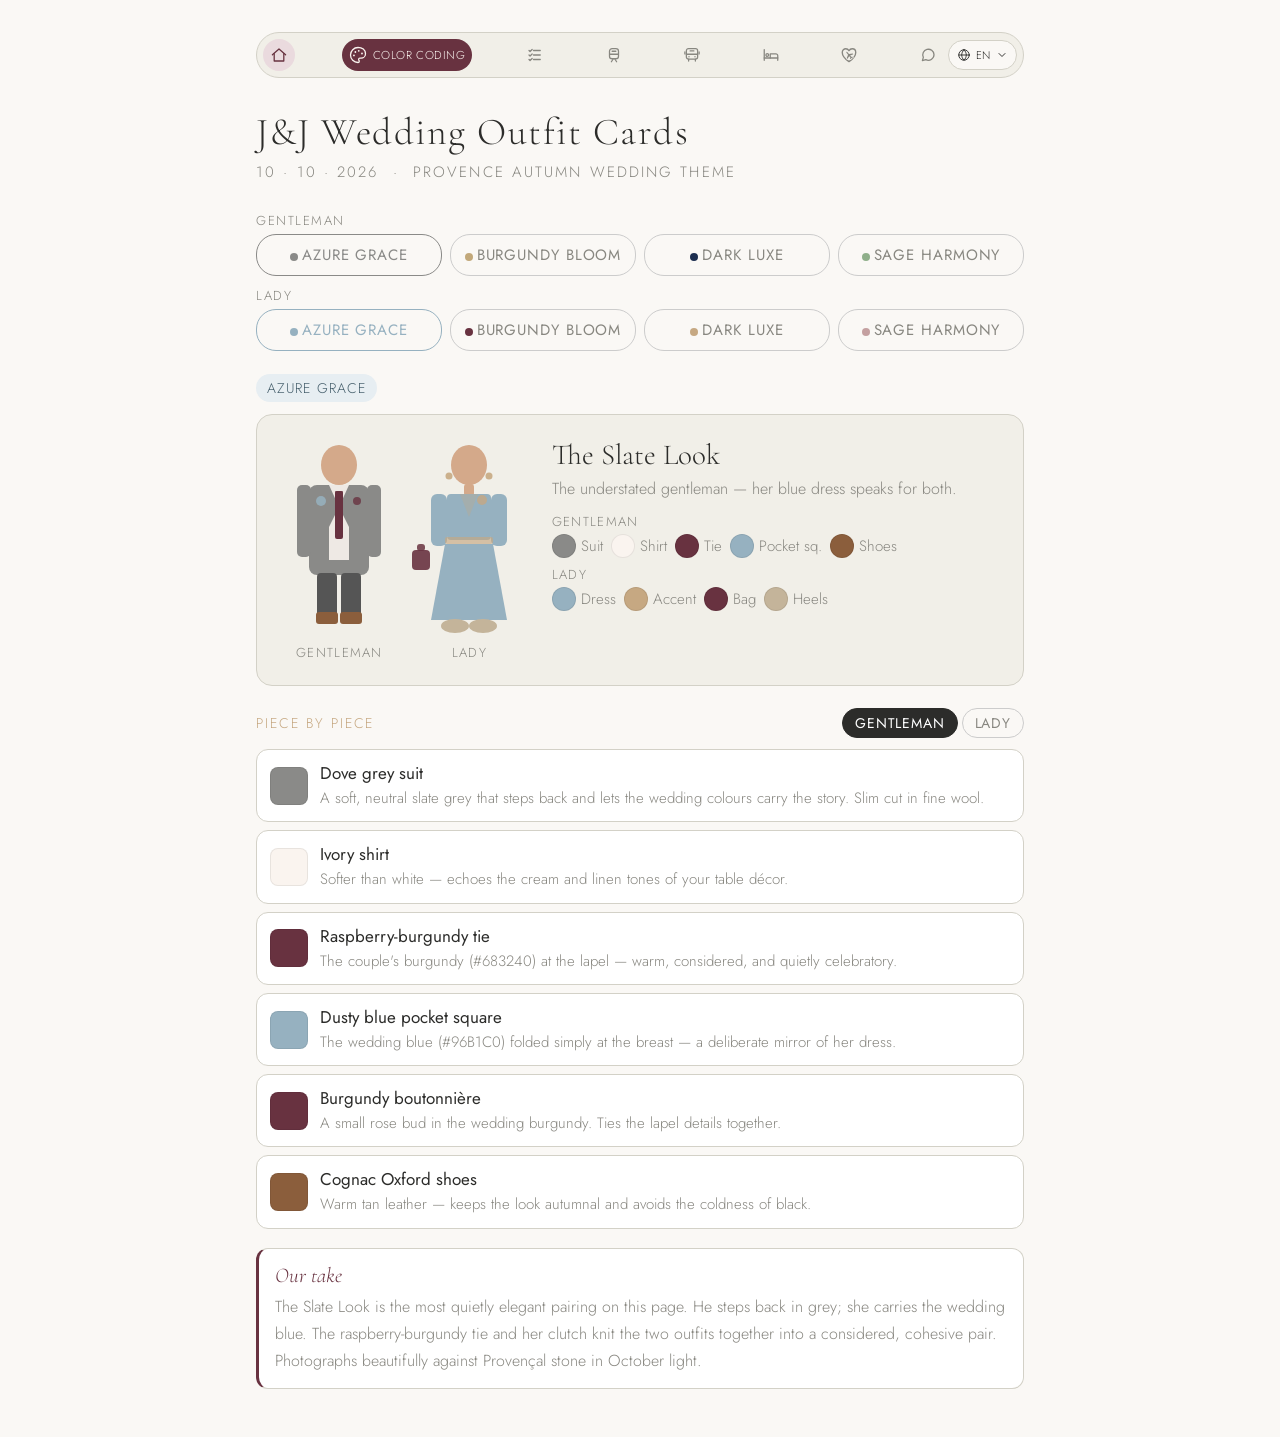
<file: color-coding.html>
<!DOCTYPE html>
<html lang="en">
<head>
  <meta charset="UTF-8">
  <meta name="viewport" content="width=device-width, initial-scale=1.0">
  <title data-i18n="doc.colors">J&J Wedding Outfit Cards — 10·10·2026</title>
  <link href="https://fonts.googleapis.com/css2?family=Cormorant+Garamond:ital,wght@0,300;0,400;1,300&family=Jost:wght@300;400&family=Noto+Sans+KR:wght@300;400&display=swap" rel="stylesheet">
  <link rel="stylesheet" href="css/styles.css">
</head>
<body>
  <div class="wrap">
    <nav class="site-nav">
      <div class="site-nav__links">
        <a class="site-nav__item site-nav__item--home" href="index.html" aria-label="Home" data-i18n-aria="nav.home">
          <svg viewBox="0 0 24 24" fill="none" stroke="currentColor" stroke-width="1.7" stroke-linecap="round" stroke-linejoin="round" aria-hidden="true"><path d="M3.2 11.8 12 4l8.8 7.8"/><path d="M5.6 10.2V20h12.8v-9.8"/></svg>
          <span class="site-nav__label" data-i18n="nav.home">Home</span>
        </a>
        <a class="site-nav__item is-active" href="color-coding.html" aria-label="Color coding" data-i18n-aria="nav.colors" aria-current="page">
          <svg viewBox="0 0 24 24" fill="none" stroke="currentColor" stroke-width="1.7" stroke-linecap="round" stroke-linejoin="round" aria-hidden="true"><path d="M12 2C6.5 2 2 6.5 2 12s4.5 10 10 10c.93 0 1.7-.77 1.7-1.7 0-.44-.17-.84-.45-1.15-.28-.3-.45-.7-.45-1.15 0-.93.77-1.7 1.7-1.7H16c3.3 0 6-2.7 6-6 0-4.97-4.5-8.6-10-8.6Z"/><circle cx="8.5" cy="8" r="1.2" fill="currentColor" stroke="none"/><circle cx="13" cy="6.4" r="1.2" fill="currentColor" stroke="none"/><circle cx="6.6" cy="12.6" r="1.2" fill="currentColor" stroke="none"/><circle cx="17.3" cy="10" r="1.2" fill="currentColor" stroke="none"/></svg>
          <span class="site-nav__label" data-i18n="nav.colors">Color coding</span>
        </a>
        <a class="site-nav__item" href="checklist.html" aria-label="Guest checklist" data-i18n-aria="nav.checklist">
          <svg viewBox="0 0 24 24" fill="none" stroke="currentColor" stroke-width="1.7" stroke-linecap="round" stroke-linejoin="round" aria-hidden="true"><path d="M10 6h9"/><path d="M10 12h9"/><path d="M10 18h9"/><path d="m4 6 1.4 1.4L8.2 4.6"/><path d="m4 12 1.4 1.4L8.2 10.6"/><path d="m4 18 1.4 1.4L8.2 16.6"/></svg>
          <span class="site-nav__label" data-i18n="nav.checklist">Guest checklist</span>
        </a>
        <a class="site-nav__item" href="train.html" aria-label="Group train" data-i18n-aria="nav.train">
          <svg viewBox="0 0 24 24" fill="none" stroke="currentColor" stroke-width="1.7" stroke-linecap="round" stroke-linejoin="round" aria-hidden="true"><rect x="6" y="3.5" width="12" height="13.5" rx="3.5"/><path d="M6.5 11h11"/><path d="M9.5 7h5"/><path d="M8.5 21l2-3M15.5 21l-2-3"/></svg>
          <span class="site-nav__label" data-i18n="nav.train">Group train</span>
        </a>
        <a class="site-nav__item" href="shuttle.html" aria-label="Shuttle" data-i18n-aria="nav.shuttle">
          <svg viewBox="0 0 24 24" fill="none" stroke="currentColor" stroke-width="1.7" stroke-linecap="round" stroke-linejoin="round" aria-hidden="true"><rect x="4.5" y="3.5" width="15" height="14" rx="2.8"/><path d="M4.5 11h15"/><path d="M9.5 6.5h5"/><circle cx="8" cy="14.3" r=".9" fill="currentColor" stroke="none"/><circle cx="16" cy="14.3" r=".9" fill="currentColor" stroke="none"/><path d="M7.5 17.5v2.6M16.5 17.5v2.6"/><path d="M2.5 8v2.5M21.5 8v2.5"/></svg>
          <span class="site-nav__label" data-i18n="nav.shuttle">Shuttle</span>
        </a>
        <a class="site-nav__item" href="onsite.html" aria-label="Accommodation" data-i18n-aria="nav.onsite">
          <svg viewBox="0 0 24 24" fill="none" stroke="currentColor" stroke-width="1.7" stroke-linecap="round" stroke-linejoin="round" aria-hidden="true"><path d="M3 5v14"/><path d="M3 16h18"/><path d="M21 19v-6a2.5 2.5 0 0 0-2.5-2.5H11V16"/><circle cx="7" cy="12" r="1.8"/></svg>
          <span class="site-nav__label" data-i18n="nav.onsite">Accommodation</span>
        </a>
        <a class="site-nav__item" href="honeymoon.html" aria-label="Honeymoon" data-i18n-aria="nav.honeymoon">
          <svg viewBox="0 0 24 24" fill="none" stroke="currentColor" stroke-width="1.8" stroke-linecap="round" stroke-linejoin="round" aria-hidden="true"><defs><mask id="hm-mask" maskUnits="userSpaceOnUse" x="-4" y="-4" width="32" height="32"><rect x="-4" y="-4" width="32" height="32" fill="#fff"/><g transform="rotate(-39 12 12)"><g transform="translate(12 12) scale(.63) translate(-12 -11.6)"><path d="M12 3c.7 0 1.2.9 1.2 2.1V10l7 4.1v2l-7-2.1v3.6l2 1.6v1.7l-3.2-1-3.2 1v-1.7l2-1.6V13.9l-7 2.1v-2l7-4.1V5.1C10.8 3.9 11.3 3 12 3Z" fill="#000" stroke="#000" stroke-width="2.8"/></g></g></mask></defs><path d="M12 20.8C12 20.8 3 14.6 3 8.5 3 5.6 5.2 3.6 7.7 3.6 9.7 3.6 11.2 4.8 12 6.3 12.8 4.8 14.3 3.6 16.3 3.6 18.8 3.6 21 5.6 21 8.5 21 14.6 12 20.8 12 20.8Z" mask="url(#hm-mask)"/><g transform="rotate(-39 12 12)"><g transform="translate(12 12) scale(.63) translate(-12 -11.6)"><path d="M12 3c.7 0 1.2.9 1.2 2.1V10l7 4.1v2l-7-2.1v3.6l2 1.6v1.7l-3.2-1-3.2 1v-1.7l2-1.6V13.9l-7 2.1v-2l7-4.1V5.1C10.8 3.9 11.3 3 12 3Z" fill="currentColor" stroke="none"/></g></g></svg>
          <span class="site-nav__label" data-i18n="nav.honeymoon">Honeymoon</span>
        </a>
        <a class="site-nav__item" href="whatsapp.html" aria-label="WhatsApp" data-i18n-aria="nav.whatsapp">
          <svg viewBox="0 0 24 24" fill="none" stroke="currentColor" stroke-width="1.7" stroke-linecap="round" stroke-linejoin="round" aria-hidden="true"><path d="M20 11.5a7.5 7.5 0 0 1-10.9 6.7L4.5 19.5l1.3-4.3A7.5 7.5 0 1 1 20 11.5Z"/></svg>
          <span class="site-nav__label" data-i18n="nav.whatsapp">WhatsApp</span>
        </a>
      </div>
      <div class="site-nav__lang">
        <details class="lang-menu" id="lang-switch">
          <summary class="lang-menu__toggle" aria-label="Language" data-i18n-aria="nav.lang">
            <svg class="lang-menu__globe" viewBox="0 0 24 24" fill="none" stroke="currentColor" stroke-width="1.6" stroke-linecap="round" stroke-linejoin="round" aria-hidden="true"><circle cx="12" cy="12" r="9"/><path d="M3 12h18"/><path d="M12 3c2.6 2.7 3.9 5.9 3.9 9S14.6 18.3 12 21c-2.6-2.7-3.9-5.9-3.9-9S9.4 5.7 12 3Z"/></svg>
            <span class="lang-menu__code" data-lang-code>EN</span>
            <svg class="lang-menu__chev" viewBox="0 0 24 24" fill="none" stroke="currentColor" stroke-width="1.9" stroke-linecap="round" stroke-linejoin="round" aria-hidden="true"><path d="m6 9 6 6 6-6"/></svg>
          </summary>
          <div class="lang-menu__list" role="menu">
            <button type="button" class="lang-btn" data-lang="en">English</button>
            <button type="button" class="lang-btn" data-lang="fr">Français</button>
            <button type="button" class="lang-btn" data-lang="ko">한국어</button>
          </div>
        </details>
      </div>
    </nav>

    <h1 id="page-title">J&J Wedding Outfit Cards</h1>
    <div class="sub" id="page-sub">10 · 10 · 2026 &nbsp;·&nbsp; Provence Autumn Wedding Theme</div>

    <div class="tabs-wrap">
      <div class="tabs-row">
        <div class="tabs-row-label" id="him-row-label">Gentleman</div>
        <div class="tabs" id="him-tabs">
          <button class="tab active" data-him="0"><span class="tab-swatch" style="background:#8A8A88"></span><span class="tab-text">Dusty Elegance</span></button>
          <button class="tab" data-him="1"><span class="tab-swatch" style="background:#C2A87A"></span><span class="tab-text">Romantic Classic</span></button>
          <button class="tab" data-him="2"><span class="tab-swatch" style="background:#1C2D4F"></span><span class="tab-text">Dark Luxe</span></button>
          <button class="tab" data-him="3"><span class="tab-swatch" style="background:#8FAF8A"></span><span class="tab-text">Sage Romance</span></button>
        </div>
      </div>
      <div class="tabs-row">
        <div class="tabs-row-label" id="her-row-label">Lady</div>
        <div class="tabs" id="her-tabs">
          <button class="tab active" data-her="0"><span class="tab-swatch" style="background:#96B1C0"></span><span class="tab-text">Dusty Elegance</span></button>
          <button class="tab" data-her="1"><span class="tab-swatch" style="background:#683240"></span><span class="tab-text">Romantic Classic</span></button>
          <button class="tab" data-her="2"><span class="tab-swatch" style="background:#C6A882"></span><span class="tab-text">Dark Luxe</span></button>
          <button class="tab" data-her="3"><span class="tab-swatch" style="background:#C4A0A0"></span><span class="tab-text">Sage Romance</span></button>
        </div>
      </div>
    </div>

    <div id="suits">
      <div class="outfit-wrap" id="suit-card"></div>
    </div>
  </div>

  <script src="js/site.js"></script>
  <script type="module" src="js/app.js"></script>
</body>
</html>
</file>
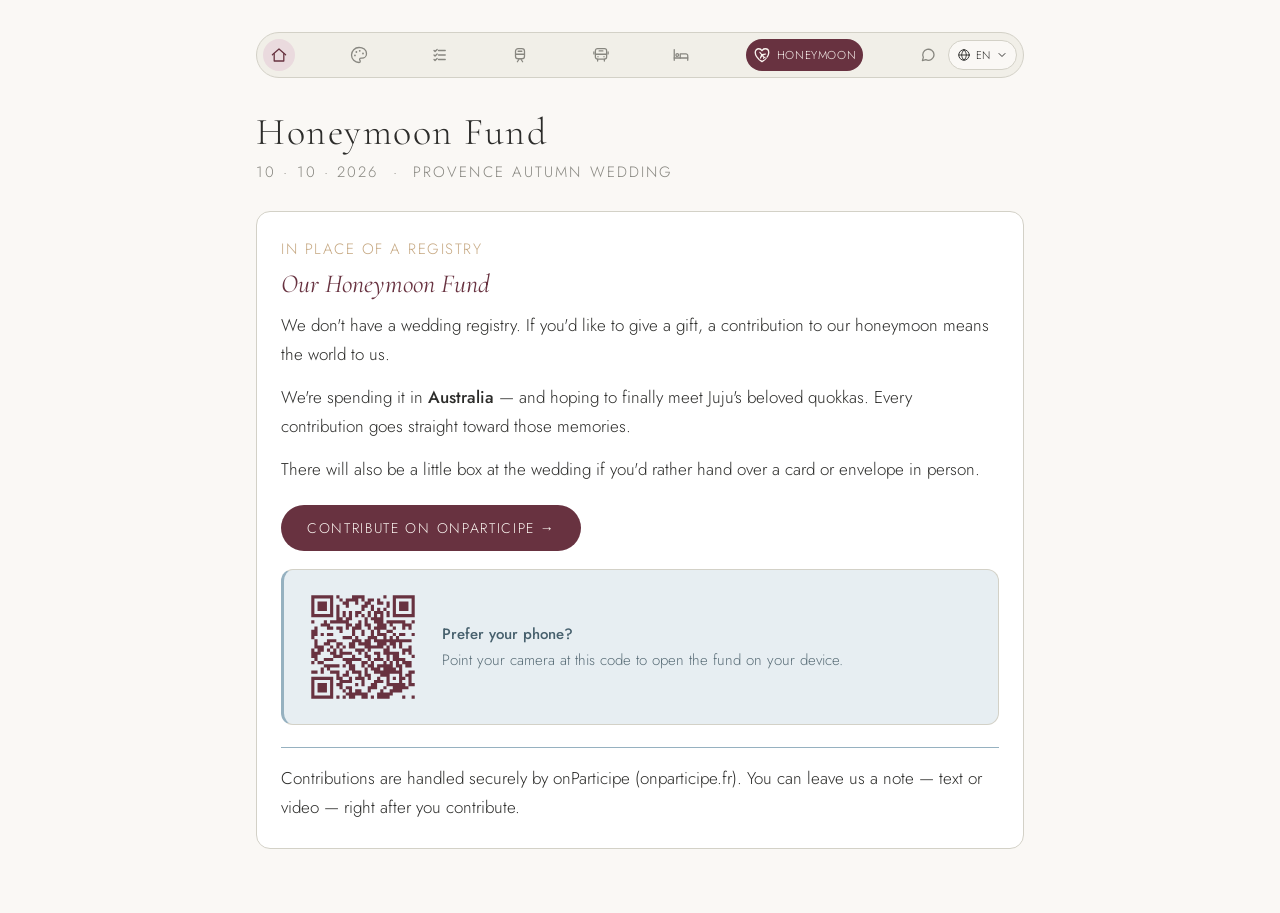
<file: honeymoon.html>
<!DOCTYPE html>
<html lang="en">
<head>
<meta charset="UTF-8">
<meta name="viewport" content="width=device-width, initial-scale=1.0">
<title data-i18n="doc.honeymoon">J&J Wedding — Honeymoon Fund</title>
<link href="https://fonts.googleapis.com/css2?family=Cormorant+Garamond:ital,wght@0,300;0,400;1,300;1,400&family=Jost:wght@300;400&family=Noto+Sans+KR:wght@300;400&family=Poor+Story&display=swap" rel="stylesheet">
<link rel="stylesheet" href="css/styles.css">
</head>
<body>
<div class="wrap">

  <nav class="site-nav">
    <div class="site-nav__links">
      <a class="site-nav__item site-nav__item--home" href="index.html" aria-label="Home" data-i18n-aria="nav.home">
        <svg viewBox="0 0 24 24" fill="none" stroke="currentColor" stroke-width="1.7" stroke-linecap="round" stroke-linejoin="round" aria-hidden="true"><path d="M3.2 11.8 12 4l8.8 7.8"/><path d="M5.6 10.2V20h12.8v-9.8"/></svg>
        <span class="site-nav__label" data-i18n="nav.home">Home</span>
      </a>
      <a class="site-nav__item" href="color-coding.html" aria-label="Color coding" data-i18n-aria="nav.colors">
        <svg viewBox="0 0 24 24" fill="none" stroke="currentColor" stroke-width="1.7" stroke-linecap="round" stroke-linejoin="round" aria-hidden="true"><path d="M12 2C6.5 2 2 6.5 2 12s4.5 10 10 10c.93 0 1.7-.77 1.7-1.7 0-.44-.17-.84-.45-1.15-.28-.3-.45-.7-.45-1.15 0-.93.77-1.7 1.7-1.7H16c3.3 0 6-2.7 6-6 0-4.97-4.5-8.6-10-8.6Z"/><circle cx="8.5" cy="8" r="1.2" fill="currentColor" stroke="none"/><circle cx="13" cy="6.4" r="1.2" fill="currentColor" stroke="none"/><circle cx="6.6" cy="12.6" r="1.2" fill="currentColor" stroke="none"/><circle cx="17.3" cy="10" r="1.2" fill="currentColor" stroke="none"/></svg>
        <span class="site-nav__label" data-i18n="nav.colors">Color coding</span>
      </a>
      <a class="site-nav__item" href="checklist.html" aria-label="Guest checklist" data-i18n-aria="nav.checklist">
        <svg viewBox="0 0 24 24" fill="none" stroke="currentColor" stroke-width="1.7" stroke-linecap="round" stroke-linejoin="round" aria-hidden="true"><path d="M10 6h9"/><path d="M10 12h9"/><path d="M10 18h9"/><path d="m4 6 1.4 1.4L8.2 4.6"/><path d="m4 12 1.4 1.4L8.2 10.6"/><path d="m4 18 1.4 1.4L8.2 16.6"/></svg>
        <span class="site-nav__label" data-i18n="nav.checklist">Guest checklist</span>
      </a>
      <a class="site-nav__item" href="train.html" aria-label="Group train" data-i18n-aria="nav.train">
        <svg viewBox="0 0 24 24" fill="none" stroke="currentColor" stroke-width="1.7" stroke-linecap="round" stroke-linejoin="round" aria-hidden="true"><rect x="6" y="3.5" width="12" height="13.5" rx="3.5"/><path d="M6.5 11h11"/><path d="M9.5 7h5"/><path d="M8.5 21l2-3M15.5 21l-2-3"/></svg>
        <span class="site-nav__label" data-i18n="nav.train">Group train</span>
      </a>
      <a class="site-nav__item" href="shuttle.html" aria-label="Shuttle" data-i18n-aria="nav.shuttle">
        <svg viewBox="0 0 24 24" fill="none" stroke="currentColor" stroke-width="1.7" stroke-linecap="round" stroke-linejoin="round" aria-hidden="true"><rect x="4.5" y="3.5" width="15" height="14" rx="2.8"/><path d="M4.5 11h15"/><path d="M9.5 6.5h5"/><circle cx="8" cy="14.3" r=".9" fill="currentColor" stroke="none"/><circle cx="16" cy="14.3" r=".9" fill="currentColor" stroke="none"/><path d="M7.5 17.5v2.6M16.5 17.5v2.6"/><path d="M2.5 8v2.5M21.5 8v2.5"/></svg>
        <span class="site-nav__label" data-i18n="nav.shuttle">Shuttle</span>
      </a>
      <a class="site-nav__item" href="onsite.html" aria-label="Accommodation" data-i18n-aria="nav.onsite">
        <svg viewBox="0 0 24 24" fill="none" stroke="currentColor" stroke-width="1.7" stroke-linecap="round" stroke-linejoin="round" aria-hidden="true"><path d="M3 5v14"/><path d="M3 16h18"/><path d="M21 19v-6a2.5 2.5 0 0 0-2.5-2.5H11V16"/><circle cx="7" cy="12" r="1.8"/></svg>
        <span class="site-nav__label" data-i18n="nav.onsite">Accommodation</span>
      </a>
      <a class="site-nav__item is-active" href="honeymoon.html" aria-label="Honeymoon" data-i18n-aria="nav.honeymoon" aria-current="page">
        <svg viewBox="0 0 24 24" fill="none" stroke="currentColor" stroke-width="1.8" stroke-linecap="round" stroke-linejoin="round" aria-hidden="true"><defs><mask id="hm-mask" maskUnits="userSpaceOnUse" x="-4" y="-4" width="32" height="32"><rect x="-4" y="-4" width="32" height="32" fill="#fff"/><g transform="rotate(-39 12 12)"><g transform="translate(12 12) scale(.63) translate(-12 -11.6)"><path d="M12 3c.7 0 1.2.9 1.2 2.1V10l7 4.1v2l-7-2.1v3.6l2 1.6v1.7l-3.2-1-3.2 1v-1.7l2-1.6V13.9l-7 2.1v-2l7-4.1V5.1C10.8 3.9 11.3 3 12 3Z" fill="#000" stroke="#000" stroke-width="2.8"/></g></g></mask></defs><path d="M12 20.8C12 20.8 3 14.6 3 8.5 3 5.6 5.2 3.6 7.7 3.6 9.7 3.6 11.2 4.8 12 6.3 12.8 4.8 14.3 3.6 16.3 3.6 18.8 3.6 21 5.6 21 8.5 21 14.6 12 20.8 12 20.8Z" mask="url(#hm-mask)"/><g transform="rotate(-39 12 12)"><g transform="translate(12 12) scale(.63) translate(-12 -11.6)"><path d="M12 3c.7 0 1.2.9 1.2 2.1V10l7 4.1v2l-7-2.1v3.6l2 1.6v1.7l-3.2-1-3.2 1v-1.7l2-1.6V13.9l-7 2.1v-2l7-4.1V5.1C10.8 3.9 11.3 3 12 3Z" fill="currentColor" stroke="none"/></g></g></svg>
        <span class="site-nav__label" data-i18n="nav.honeymoon">Honeymoon</span>
      </a>
      <a class="site-nav__item" href="whatsapp.html" aria-label="WhatsApp" data-i18n-aria="nav.whatsapp">
        <svg viewBox="0 0 24 24" fill="none" stroke="currentColor" stroke-width="1.7" stroke-linecap="round" stroke-linejoin="round" aria-hidden="true"><path d="M20 11.5a7.5 7.5 0 0 1-10.9 6.7L4.5 19.5l1.3-4.3A7.5 7.5 0 1 1 20 11.5Z"/></svg>
        <span class="site-nav__label" data-i18n="nav.whatsapp">WhatsApp</span>
      </a>
    </div>
    <div class="site-nav__lang">
      <details class="lang-menu" id="lang-switch">
        <summary class="lang-menu__toggle" aria-label="Language" data-i18n-aria="nav.lang">
          <svg class="lang-menu__globe" viewBox="0 0 24 24" fill="none" stroke="currentColor" stroke-width="1.6" stroke-linecap="round" stroke-linejoin="round" aria-hidden="true"><circle cx="12" cy="12" r="9"/><path d="M3 12h18"/><path d="M12 3c2.6 2.7 3.9 5.9 3.9 9S14.6 18.3 12 21c-2.6-2.7-3.9-5.9-3.9-9S9.4 5.7 12 3Z"/></svg>
          <span class="lang-menu__code" data-lang-code>EN</span>
          <svg class="lang-menu__chev" viewBox="0 0 24 24" fill="none" stroke="currentColor" stroke-width="1.9" stroke-linecap="round" stroke-linejoin="round" aria-hidden="true"><path d="m6 9 6 6 6-6"/></svg>
        </summary>
        <div class="lang-menu__list" role="menu">
          <button type="button" class="lang-btn" data-lang="en">English</button>
          <button type="button" class="lang-btn" data-lang="fr">Français</button>
          <button type="button" class="lang-btn" data-lang="ko">한국어</button>
        </div>
      </details>
    </div>
  </nav>

  <h1 id="page-title" data-i18n="page.hm.h1">Honeymoon Fund</h1>
  <div class="sub" data-i18n="sub.date">10 · 10 · 2026 &nbsp;·&nbsp; Provence Autumn Wedding</div>

  <div id="content">

  <!-- ENGLISH -->
  <div class="lang-section-content visible" data-lang="en">
  <section class="action-section">
    <div class="action-eyebrow">In place of a registry</div>
    <h2>Our Honeymoon Fund</h2>
    <p>We don't have a wedding registry. If you'd like to give a gift, a contribution to our honeymoon means the world to us.</p>
    <p>We're spending it in <strong>Australia</strong> — and hoping to finally meet Juju's beloved quokkas. Every contribution goes straight toward those memories.</p>
    <p>There will also be a little box at the wedding if you'd rather hand over a card or envelope in person.</p>
    <a class="action-cta" href="https://www.onparticipe.fr/c/jandjgettingmarried" target="_blank" rel="noopener">Contribute on onParticipe <span class="arr">&rarr;</span></a>
    <div class="qr-card">
      <img src="images/qr-honeymoon.svg" alt="QR code linking to the J&amp;J honeymoon fund on onParticipe">
      <div class="qr-card-text"><strong>Prefer your phone?</strong>Point your camera at this code to open the fund on your device.</div>
    </div>
    <p class="action-note">Contributions are handled securely by onParticipe (onparticipe.fr). You can leave us a note — text or video — right after you contribute.</p>
  </section>
  </div>

  <!-- FRENCH -->
  <div class="lang-section-content" data-lang="fr">
  <section class="action-section">
    <div class="action-eyebrow">À la place d'une liste</div>
    <h2>Notre cagnotte lune de miel</h2>
    <p>Nous n'avons pas de liste de mariage. Si vous souhaitez nous offrir un cadeau, une contribution à notre lune de miel nous touchera énormément.</p>
    <p>Nous la passerons en <strong>Australie</strong> — avec l'espoir de rencontrer enfin les quokkas adorés de Juju. Chaque contribution nous aide à créer ces souvenirs.</p>
    <p>Le jour J, une petite boîte sera aussi disponible sur place si vous préférez déposer une carte ou une enveloppe en personne.</p>
    <a class="action-cta" href="https://www.onparticipe.fr/c/jandjgettingmarried" target="_blank" rel="noopener">Contribuer sur onParticipe <span class="arr">&rarr;</span></a>
    <div class="qr-card">
      <img src="images/qr-honeymoon.svg" alt="QR code vers la cagnotte lune de miel de J&amp;J sur onParticipe">
      <div class="qr-card-text"><strong>Vous préférez votre téléphone ?</strong>Visez ce code avec votre appareil photo pour ouvrir la cagnotte sur votre appareil.</div>
    </div>
    <p class="action-note">Les contributions sont gérées de manière sécurisée par onParticipe (onparticipe.fr). Vous pouvez nous laisser un message — texte ou vidéo — juste après votre contribution.</p>
  </section>
  </div>

  <!-- KOREAN -->
  <div class="lang-section-content" data-lang="ko">
  <section class="action-section">
    <div class="action-eyebrow">선물 대신</div>
    <h2>저희 신혼여행 펀드</h2>
    <p>저희는 웨딩 레지스트리를 따로 준비하지 않았어요. 선물을 주고 싶으시다면, 신혼여행에 보태주시는 것만으로도 정말 큰 의미가 됩니다.</p>
    <p>저희는 <strong>호주</strong>로 신혼여행을 떠나요 — 그리고 드디어 주주가 사랑하는 쿼카를 만나길 바라고 있어요. 여러분의 참여 하나하나가 그 추억을 만드는 데 쓰입니다.</p>
    <p>카드나 봉투를 직접 전해주고 싶으시다면, 결혼식 당일 현장에도 작은 상자를 준비해 둘게요.</p>
    <a class="action-cta" href="https://www.onparticipe.fr/c/jandjgettingmarried" target="_blank" rel="noopener">onParticipe에서 참여하기 <span class="arr">&rarr;</span></a>
    <div class="qr-card">
      <img src="images/qr-honeymoon.svg" alt="onParticipe의 J&amp;J 신혼여행 펀드 QR 코드">
      <div class="qr-card-text"><strong>휴대폰으로 참여하시겠어요?</strong>카메라로 이 코드를 비추면 기기에서 펀드 페이지가 바로 열립니다.</div>
    </div>
    <p class="action-note">참여는 onParticipe(onparticipe.fr)를 통해 안전하게 처리됩니다. 참여 직후 텍스트나 영상으로 저희에게 메시지를 남기실 수 있어요.</p>
  </section>
  </div>

  </div>

</div>

<script src="js/site.js"></script>
</body>
</html>
</file>
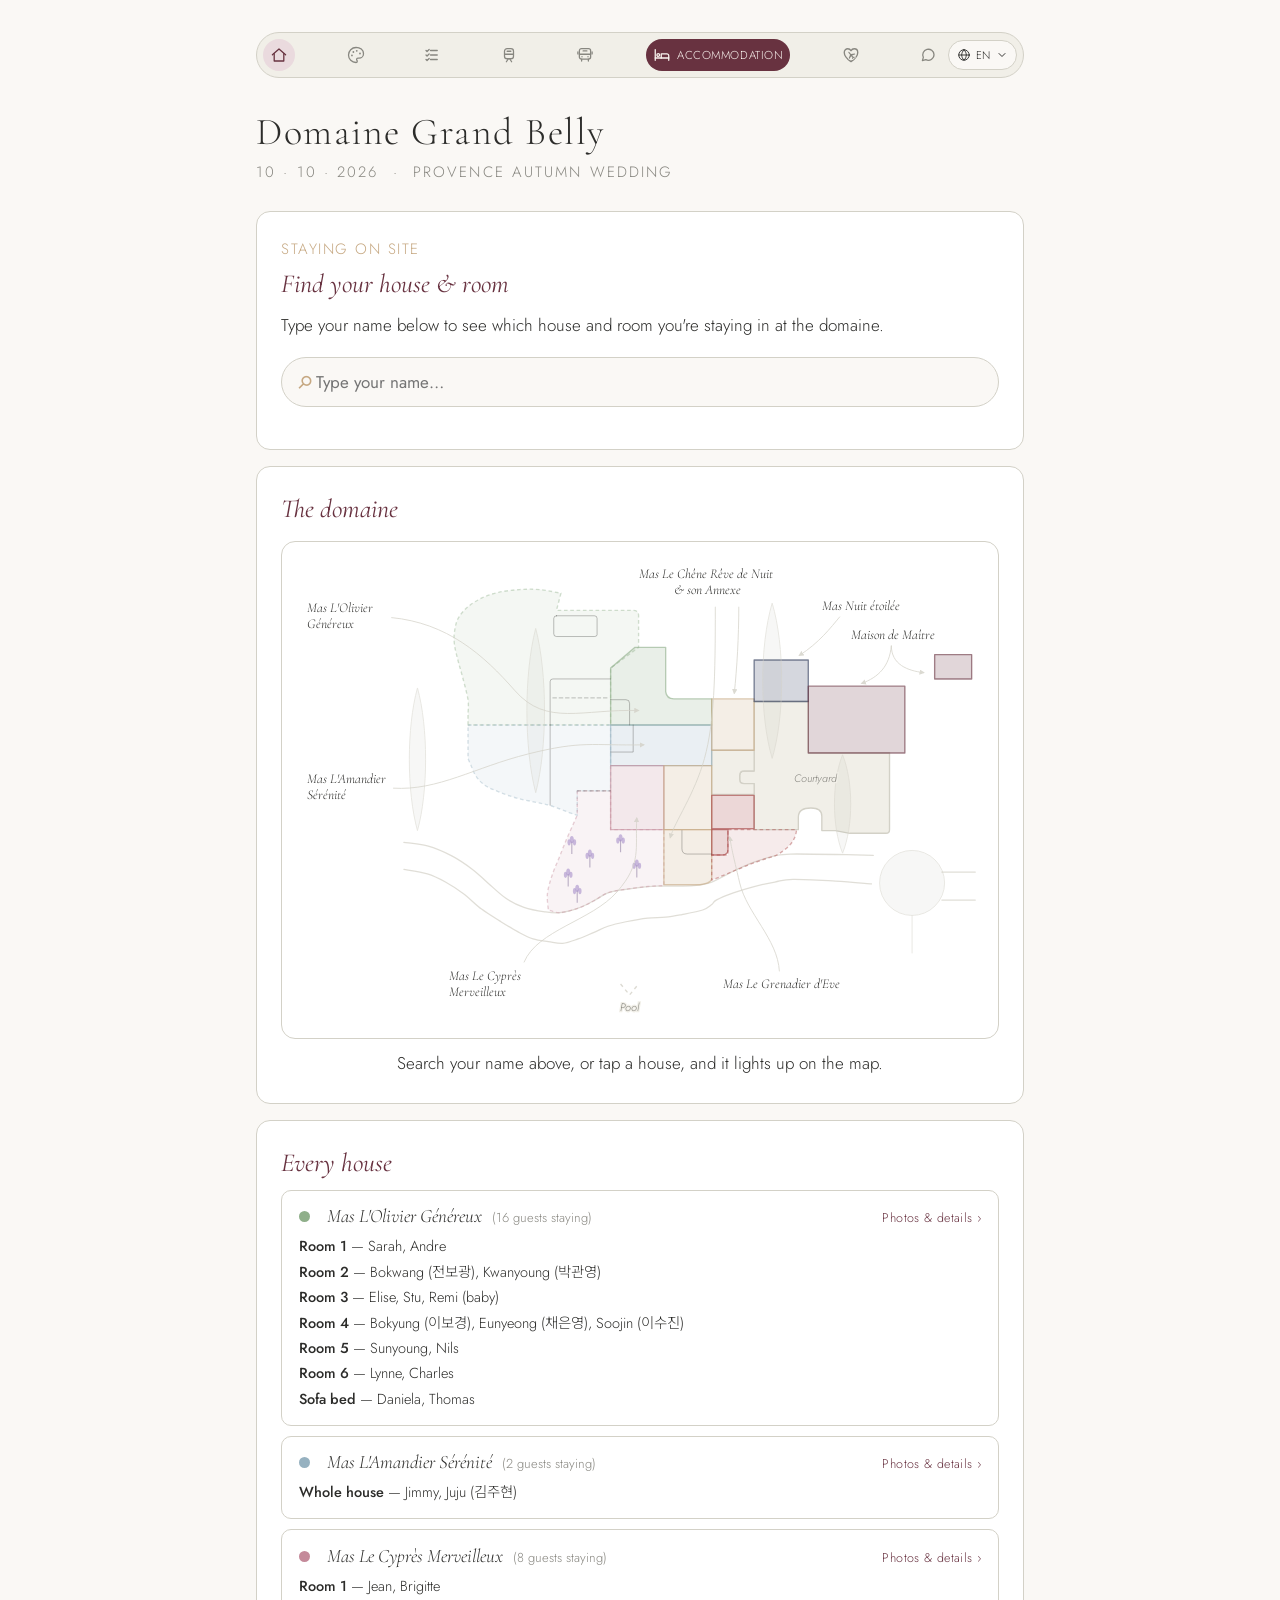
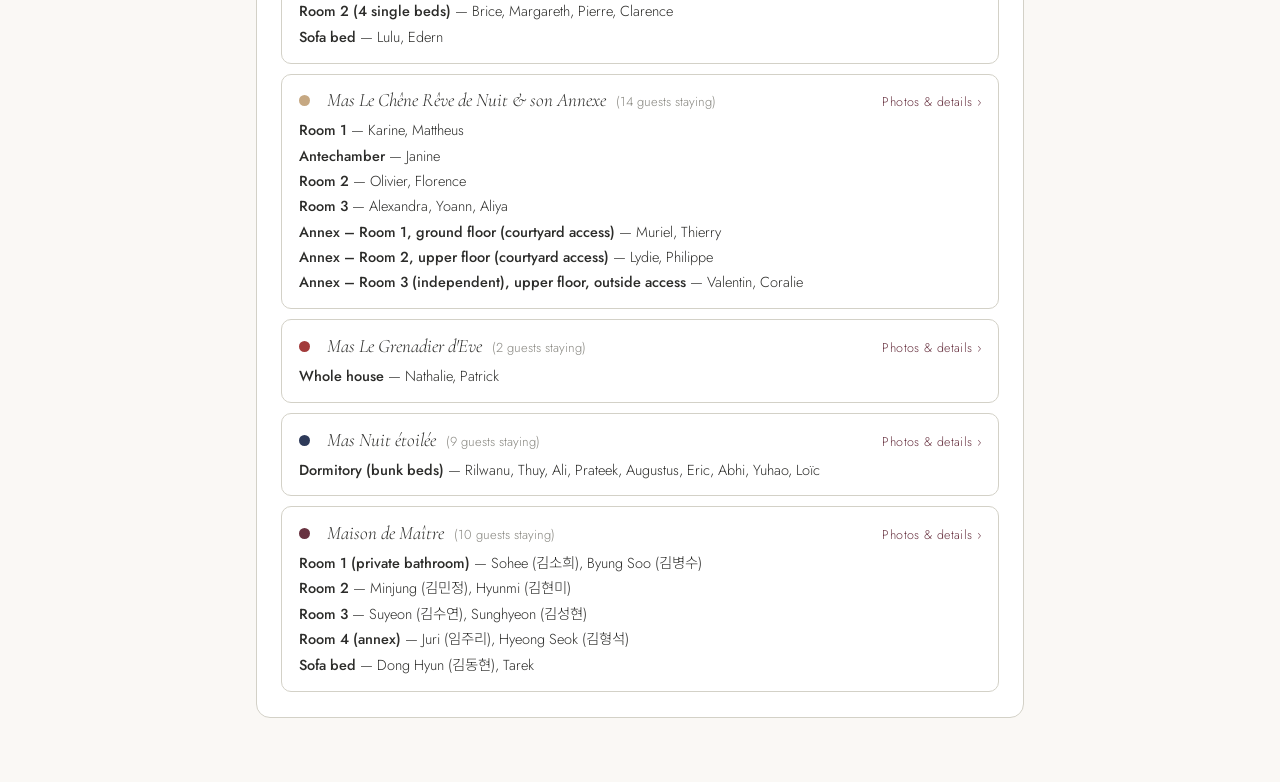
<file: onsite.html>
<!DOCTYPE html>
<html lang="en">
<head>
<meta charset="UTF-8">
<meta name="viewport" content="width=device-width, initial-scale=1.0">
<title data-i18n="doc.onsite">J&J Wedding — Accommodation</title>
<link href="https://fonts.googleapis.com/css2?family=Cormorant+Garamond:ital,wght@0,300;0,400;0,600;1,300;1,400&family=Jost:wght@300;400&family=Noto+Sans+KR:wght@300;400&family=Poor+Story&display=swap" rel="stylesheet">
<link rel="stylesheet" href="css/styles.css">
</head>
<body>
<div class="wrap">

  <nav class="site-nav">
    <div class="site-nav__links">
      <a class="site-nav__item site-nav__item--home" href="index.html" aria-label="Home" data-i18n-aria="nav.home">
        <svg viewBox="0 0 24 24" fill="none" stroke="currentColor" stroke-width="1.7" stroke-linecap="round" stroke-linejoin="round" aria-hidden="true"><path d="M3.2 11.8 12 4l8.8 7.8"/><path d="M5.6 10.2V20h12.8v-9.8"/></svg>
        <span class="site-nav__label" data-i18n="nav.home">Home</span>
      </a>
      <a class="site-nav__item" href="color-coding.html" aria-label="Color coding" data-i18n-aria="nav.colors">
        <svg viewBox="0 0 24 24" fill="none" stroke="currentColor" stroke-width="1.7" stroke-linecap="round" stroke-linejoin="round" aria-hidden="true"><path d="M12 2C6.5 2 2 6.5 2 12s4.5 10 10 10c.93 0 1.7-.77 1.7-1.7 0-.44-.17-.84-.45-1.15-.28-.3-.45-.7-.45-1.15 0-.93.77-1.7 1.7-1.7H16c3.3 0 6-2.7 6-6 0-4.97-4.5-8.6-10-8.6Z"/><circle cx="8.5" cy="8" r="1.2" fill="currentColor" stroke="none"/><circle cx="13" cy="6.4" r="1.2" fill="currentColor" stroke="none"/><circle cx="6.6" cy="12.6" r="1.2" fill="currentColor" stroke="none"/><circle cx="17.3" cy="10" r="1.2" fill="currentColor" stroke="none"/></svg>
        <span class="site-nav__label" data-i18n="nav.colors">Color coding</span>
      </a>
      <a class="site-nav__item" href="checklist.html" aria-label="Guest checklist" data-i18n-aria="nav.checklist">
        <svg viewBox="0 0 24 24" fill="none" stroke="currentColor" stroke-width="1.7" stroke-linecap="round" stroke-linejoin="round" aria-hidden="true"><path d="M10 6h9"/><path d="M10 12h9"/><path d="M10 18h9"/><path d="m4 6 1.4 1.4L8.2 4.6"/><path d="m4 12 1.4 1.4L8.2 10.6"/><path d="m4 18 1.4 1.4L8.2 16.6"/></svg>
        <span class="site-nav__label" data-i18n="nav.checklist">Guest checklist</span>
      </a>
      <a class="site-nav__item" href="train.html" aria-label="Group train" data-i18n-aria="nav.train">
        <svg viewBox="0 0 24 24" fill="none" stroke="currentColor" stroke-width="1.7" stroke-linecap="round" stroke-linejoin="round" aria-hidden="true"><rect x="6" y="3.5" width="12" height="13.5" rx="3.5"/><path d="M6.5 11h11"/><path d="M9.5 7h5"/><path d="M8.5 21l2-3M15.5 21l-2-3"/></svg>
        <span class="site-nav__label" data-i18n="nav.train">Group train</span>
      </a>
      <a class="site-nav__item" href="shuttle.html" aria-label="Shuttle" data-i18n-aria="nav.shuttle">
        <svg viewBox="0 0 24 24" fill="none" stroke="currentColor" stroke-width="1.7" stroke-linecap="round" stroke-linejoin="round" aria-hidden="true"><rect x="4.5" y="3.5" width="15" height="14" rx="2.8"/><path d="M4.5 11h15"/><path d="M9.5 6.5h5"/><circle cx="8" cy="14.3" r=".9" fill="currentColor" stroke="none"/><circle cx="16" cy="14.3" r=".9" fill="currentColor" stroke="none"/><path d="M7.5 17.5v2.6M16.5 17.5v2.6"/><path d="M2.5 8v2.5M21.5 8v2.5"/></svg>
        <span class="site-nav__label" data-i18n="nav.shuttle">Shuttle</span>
      </a>
      <a class="site-nav__item is-active" href="onsite.html" aria-label="Accommodation" data-i18n-aria="nav.onsite" aria-current="page">
        <svg viewBox="0 0 24 24" fill="none" stroke="currentColor" stroke-width="1.7" stroke-linecap="round" stroke-linejoin="round" aria-hidden="true"><path d="M3 5v14"/><path d="M3 16h18"/><path d="M21 19v-6a2.5 2.5 0 0 0-2.5-2.5H11V16"/><circle cx="7" cy="12" r="1.8"/></svg>
        <span class="site-nav__label" data-i18n="nav.onsite">Accommodation</span>
      </a>
      <a class="site-nav__item" href="honeymoon.html" aria-label="Honeymoon" data-i18n-aria="nav.honeymoon">
        <svg viewBox="0 0 24 24" fill="none" stroke="currentColor" stroke-width="1.8" stroke-linecap="round" stroke-linejoin="round" aria-hidden="true"><defs><mask id="hm-mask" maskUnits="userSpaceOnUse" x="-4" y="-4" width="32" height="32"><rect x="-4" y="-4" width="32" height="32" fill="#fff"/><g transform="rotate(-39 12 12)"><g transform="translate(12 12) scale(.63) translate(-12 -11.6)"><path d="M12 3c.7 0 1.2.9 1.2 2.1V10l7 4.1v2l-7-2.1v3.6l2 1.6v1.7l-3.2-1-3.2 1v-1.7l2-1.6V13.9l-7 2.1v-2l7-4.1V5.1C10.8 3.9 11.3 3 12 3Z" fill="#000" stroke="#000" stroke-width="2.8"/></g></g></mask></defs><path d="M12 20.8C12 20.8 3 14.6 3 8.5 3 5.6 5.2 3.6 7.7 3.6 9.7 3.6 11.2 4.8 12 6.3 12.8 4.8 14.3 3.6 16.3 3.6 18.8 3.6 21 5.6 21 8.5 21 14.6 12 20.8 12 20.8Z" mask="url(#hm-mask)"/><g transform="rotate(-39 12 12)"><g transform="translate(12 12) scale(.63) translate(-12 -11.6)"><path d="M12 3c.7 0 1.2.9 1.2 2.1V10l7 4.1v2l-7-2.1v3.6l2 1.6v1.7l-3.2-1-3.2 1v-1.7l2-1.6V13.9l-7 2.1v-2l7-4.1V5.1C10.8 3.9 11.3 3 12 3Z" fill="currentColor" stroke="none"/></g></g></svg>
        <span class="site-nav__label" data-i18n="nav.honeymoon">Honeymoon</span>
      </a>
      <a class="site-nav__item" href="whatsapp.html" aria-label="WhatsApp" data-i18n-aria="nav.whatsapp">
        <svg viewBox="0 0 24 24" fill="none" stroke="currentColor" stroke-width="1.7" stroke-linecap="round" stroke-linejoin="round" aria-hidden="true"><path d="M20 11.5a7.5 7.5 0 0 1-10.9 6.7L4.5 19.5l1.3-4.3A7.5 7.5 0 1 1 20 11.5Z"/></svg>
        <span class="site-nav__label" data-i18n="nav.whatsapp">WhatsApp</span>
      </a>
    </div>
    <div class="site-nav__lang">
      <details class="lang-menu" id="lang-switch">
        <summary class="lang-menu__toggle" aria-label="Language" data-i18n-aria="nav.lang">
          <svg class="lang-menu__globe" viewBox="0 0 24 24" fill="none" stroke="currentColor" stroke-width="1.6" stroke-linecap="round" stroke-linejoin="round" aria-hidden="true"><circle cx="12" cy="12" r="9"/><path d="M3 12h18"/><path d="M12 3c2.6 2.7 3.9 5.9 3.9 9S14.6 18.3 12 21c-2.6-2.7-3.9-5.9-3.9-9S9.4 5.7 12 3Z"/></svg>
          <span class="lang-menu__code" data-lang-code>EN</span>
          <svg class="lang-menu__chev" viewBox="0 0 24 24" fill="none" stroke="currentColor" stroke-width="1.9" stroke-linecap="round" stroke-linejoin="round" aria-hidden="true"><path d="m6 9 6 6 6-6"/></svg>
        </summary>
        <div class="lang-menu__list" role="menu">
          <button type="button" class="lang-btn" data-lang="en">English</button>
          <button type="button" class="lang-btn" data-lang="fr">Français</button>
          <button type="button" class="lang-btn" data-lang="ko">한국어</button>
        </div>
      </details>
    </div>
  </nav>

  <h1 id="page-title">Domaine Grand Belly</h1>
  <div class="sub" data-i18n="sub.date">10 · 10 · 2026 &nbsp;·&nbsp; Provence Autumn Wedding</div>

  <section class="action-section">
    <div class="action-eyebrow" id="eyebrow">Staying on site</div>
    <h2 id="page-h2">Find your house &amp; room</h2>
    <p id="intro">Type your name below to see which house and room you're staying in at the domaine.</p>

    <label class="lookup-search" for="room-search">
      <span class="lookup-search__icon" aria-hidden="true">&#9906;</span>
      <input type="text" id="room-search" autocomplete="off" spellcheck="false" placeholder="Type your name…">
      <button type="button" id="room-clear" class="lookup-search__clear" aria-label="Clear" hidden>&times;</button>
    </label>

    <div id="search-result" class="lookup-result" hidden></div>
    <p class="action-note" id="not-found" hidden></p>
  </section>

  <section class="action-section">
    <h2 id="map-title">The domaine</h2>
    <div class="domaine-map-wrap">
      <svg id="domaine-map" class="domaine-map" viewBox="88 118 772 514" xmlns="http://www.w3.org/2000/svg" role="img" aria-label="Plan of Domaine Grand Belly">

        <defs>
          <!-- A little lavender sprig, used in the Cyprès lavender field -->
          <g id="lavender-sprig">
            <line class="map-lavender-stem" x1="0" y1="0" x2="0" y2="14" />
            <ellipse class="map-lavender-bud" cx="0" cy="-2" rx="2.2" ry="4" />
            <ellipse class="map-lavender-bud" cx="-3" cy="1" rx="1.8" ry="3.4" />
            <ellipse class="map-lavender-bud" cx="3" cy="1" rx="1.8" ry="3.4" />
          </g>
          <!-- Arrowhead for the caption lead-lines, echoing the original plan's arrows -->
          <marker id="lead-arrow" viewBox="0 0 10 10" refX="8" refY="5" markerWidth="6" markerHeight="6" orient="auto-start-reverse">
            <path d="M0,0 L10,5 L0,10 Z" class="map-lead-arrowhead" />
          </marker>
        </defs>

        <!-- ================================================================
             GEOMETRY — traced from the domaine's hand-drawn plan. Coordinates are the
             plan picture's own pixel space (the viewBox origin is NOT 0,0), so a point
             here is the same point on the original drawing. Each house is one
             <g class="map-house" data-house="…"> holding one or more <path class="zone">;
             "zone--garden" marks a house's outdoor patch (dashed, lighter).
             is the spot the name tag points at, and the side it sits on.
             ================================================================ -->

        <!-- Road / stream running under the domaine -->
        <path class="map-road" d="M212,433 C216.3,433.7 229.2,434.5 238,437 C246.8,439.5 256.7,443.7 265,448 C273.3,452.3 281.3,458 288,463 C294.7,468 298.8,472.7 305,478 C311.2,483.3 318.3,490.5 325,495 C331.7,499.5 337.8,502.5 345,505 C352.2,507.5 361.3,509 368,510 C374.7,511 378.8,511.7 385,511 C391.2,510.3 398.8,508.2 405,506 C411.2,503.8 416.5,500.8 422,498 C427.5,495.2 432,491.2 438,489 C444,486.8 450.7,486.2 458,485 C465.3,483.8 475,482.6 482,482 C489,481.4 491.5,481.7 500,481.5 C508.5,481.3 524.2,481.8 533,481 C541.8,480.2 545.7,479.7 553,477 C560.3,474.3 569.2,468.7 577,465 C584.8,461.3 592.3,457.8 600,455 C607.7,452.2 616.3,449.5 623,448 C629.7,446.5 628.8,446.2 640,446 C651.2,445.8 674.7,446.2 690,446.5 C705.3,446.8 725,447.3 732,447.5" />
        <path class="map-road" d="M212,463 C216.3,463.8 230.3,465.7 238,468 C245.7,470.3 251.3,473.3 258,477 C264.7,480.7 271.3,485 278,490 C284.7,495 291.3,502 298,507 C304.7,512 311.3,515.8 318,520 C324.7,524.2 331.8,528.7 338,532 C344.2,535.3 349.3,538.2 355,540 C360.7,541.8 366.5,542.2 372,543 C377.5,543.8 382.5,545.5 388,545 C393.5,544.5 399.3,542 405,540 C410.7,538 416.5,535.3 422,533 C427.5,530.7 432,528 438,526 C444,524 450.7,522.5 458,521 C465.3,519.5 474.7,517.8 482,517 C489.3,516.2 495.7,516.7 502,516 C508.3,515.3 513.2,514.3 520,513 C526.8,511.7 537.5,509.8 543,508 C548.5,506.2 550.5,503.8 553,502 C555.5,500.2 554,499.2 558,497 C562,494.8 570,491.5 577,489 C584,486.5 592.3,484 600,482 C607.7,480 615.8,478.3 623,477 C630.2,475.7 631.8,474.2 643,474 C654.2,473.8 675.5,475.2 690,476 C704.5,476.8 723.3,478.5 730,479" />
        <path class="map-road" d="M808,466 H845 M808,497 H845" />

        <!-- La Cour d'Honneur: the open courtyard, with its arched gate on the south side -->
        <g class="map-area" data-area="cour">
          <path class="map-courtyard" d="M600,277 H660 V334 H750 V419 Q750,423 746,423 L706,423 L690,420 H675 V404 Q675,395 663,395 Q649,395 649,405 V419 H600 V368 H589 Q584,368 584,363 V359 Q584,354 589,354 H600 Z" />
          <!-- The uncoloured block west of the courtyard, with the little entrance cut into
               its east wall: open ground like the courtyard itself, not part of any house -->
          <path class="map-courtyard" d="M553,331 H600 V354 H589 Q584,354 584,359 V363 Q584,368 589,368 H600 V380 H553 Z" />
        </g>

        <!-- Olivier: the house itself is the green corner block (x=441 west wall, the diagonal
             up to the north wing, then the step east to the courtyard side). Everything else
             inside the mas's rounded outline is its grounds, drawn lighter. -->
        <g class="map-house" data-house="olivier" style="--house-color:#8FAF8A">
          <path class="zone" d="M441,303 L441,240 L468,217 L502,217 L502,266 Q503,274 511,274 L553,274 L553,303 Z" />
          <path class="zone zone--garden" d="M283,303 L283,291 C283,288.3 284,281.8 283,275 C282,268.2 278.8,257.2 277,250 C275.2,242.8 273.5,238 272,232 C270.5,226 268.7,219.3 268,214 C267.3,208.7 267.3,204.8 268,200 C268.7,195.2 269.5,189.7 272,185 C274.5,180.3 278.5,175.8 283,172 C287.5,168.2 293.3,164.7 299,162 C304.7,159.3 310.2,157.5 317,156 C323.8,154.5 332.5,153.5 340,153 C347.5,152.5 354.3,152.3 362,153 C369.7,153.7 382,156.3 386,157 L381,176 L466,176 Q472,176 472,182 L472,217 L441,240 L441,303 Z" />
        </g>

        <!-- Amandier: the house is the blue band east of the same x=441 wall as Olivier's;
             the hatched strip west of it is its grounds -->
        <g class="map-house" data-house="amandier" style="--house-color:#96B1C0">
          <path class="zone" d="M441,303 H553 V348 H441 Z" />
          <path class="zone zone--garden" d="M283,303 H441 V376 H404 V403 C402.5,402.5 399.8,401.8 395,400 C390.2,398.2 380.8,394.3 375,392.5 C369.2,390.7 366.3,390.4 360,389 C353.7,387.6 344.2,386 337,384 C329.8,382 322.8,379.3 317,377 C311.2,374.7 306.2,372.8 302,370 C297.8,367.2 294.7,363.8 292,360 C289.3,356.2 287.5,350.3 286,347 C284.5,343.7 283.5,341.2 283,340 L283,303 Z" />
        </g>

        <!-- Cyprès: the pink block, squared off on the same x=441 wall, and the hatched patch
             and lavender field running down to the road -->
        <g class="map-house" data-house="cypres" style="--house-color:#C48A9A">
          <path class="zone" d="M441,348 H500 V419 H441 Z" />
          <path class="zone zone--garden" d="M404,376 H441 V419 H500 V481 C497,481.2 489,481.3 482,482 C475,482.7 465.3,483.8 458,485 C450.7,486.2 444,486.8 438,489 C432,491.2 427.5,495.2 422,498 C416.5,500.8 411.2,503.8 405,506 C398.8,508.2 390.5,510.7 385,511 C379.5,511.3 374.2,508.5 372,508 C371.8,505 370.3,496.3 371,490 C371.7,483.7 373.8,476.7 376,470 C378.2,463.3 381.3,456.7 384,450 C386.7,443.3 389.3,436.3 392,430 C394.7,423.7 398,416.5 400,412 C402,407.5 403.3,404.5 404,403 Z" />
          <use href="#lavender-sprig" x="398" y="432" />
          <use href="#lavender-sprig" x="418" y="447" />
          <use href="#lavender-sprig" x="394" y="468" />
          <use href="#lavender-sprig" x="404" y="486" />
          <use href="#lavender-sprig" x="452" y="430" />
          <use href="#lavender-sprig" x="470" y="458" />
        </g>

        <!-- Chêne: the main house is the pale and yellow-green blocks east of the pink one;
             the annex is the top block (data-part="annexe"). A guest staying in the annex
             lights up only that block, everyone else only the main house. -->
        <g class="map-house" data-house="chene" style="--house-color:#C6A882">
          <path class="zone" data-part="annexe" d="M553,274 H600 V331 H553 Z" />
          <path class="zone" data-part="main" d="M500,348 H553 V419 H500 Z" />
          <path class="zone" data-part="main" d="M500,419 H553 V474 Q551,479 540,480 H500 Z" />
        </g>

        <!-- Grenadier: the small red block on the courtyard's west side, its little room below,
             and the terrace running down to the road -->
        <g class="map-house" data-house="grenadier" style="--house-color:#A23B3B">
          <path class="zone" d="M553,381 H600 V418 H553 Z" />
          <path class="zone" d="M553,419 H571 V441 Q571,447 565,447 H553 Z" />
          <path class="zone zone--garden" d="M571,419 H647 Q646,432 634,441 Q628,446 623,448 Q600,455 577,465 Q565,470 553,475 V447 H571 Z" />
        </g>

        <!-- Nuit étoilée sits behind (north of) the courtyard, with no doorway through it -->
        <g class="map-house" data-house="nuitetoilee" style="--house-color:#2E3A59">
          <path class="zone" d="M600,231 H660 V277 H600 Z" />
        </g>

        <!-- Maison de Maître, with its small annex (Chambre 4) standing off to the east -->
        <g class="map-house" data-house="maitre" style="--house-color:#683240">
          <path class="zone" d="M660,260 H767 V334 H660 Z" />
          <path class="zone" d="M800,225 H841 V252 H800 Z" />
        </g>

        <!-- Interior walls and details, drawn as faint ink lines over the zones -->
        <g class="map-details">
          <path d="M441,275 H458 Q462,275 462,279 V303" />
          <path d="M466,303 V333 H441" />
          <path d="M381,182 H423 Q426,182 426,185 V203 Q426,205 423,205 H381 Q378,205 378,202 V185 Q378,182 381,182 Z" />
          <path d="M374,303 V255 Q374,252 377,252 H441 M374,303 V392" />
          <path class="map-detail--dashed" d="M377,273 H438" />
          <path class="map-detail--dashed" d="M404,376 H441" />
          <path d="M553,446 H526 Q520,446 520,440 V420" />
        </g>

        <!-- Cypress trees and the round tree, as on the original drawing -->
        <g class="map-trees">
          <path d="M227,262 C239,305.4 239,376.6 227,420 C215,376.6 215,305.4 227,262 Z" />
          <path d="M358,196 C371,246.1 371,327.9 358,378 C345,327.9 345,246.1 358,196 Z" />
          <path d="M620,168 C634,215.3 634,292.7 620,340 C606,292.7 606,215.3 620,168 Z" />
          <path d="M698,336 C710,366 710,415 698,445 C686,415 686,366 698,336 Z" />
          <circle cx="775" cy="478" r="36" />
          <path d="M775,514 V556" />
        </g>

        <text id="map-lbl-courtyard" class="map-courtyard-label" x="668" y="366" text-anchor="middle">La Cour d'Honneur</text>

        <!-- Full house names, written outside the plan with a lead-line pointing into the house
             (same convention as the original hand-drawn map). Proper-noun house names are not
             translated. When a house is searched, its label lights up in the house's colour. -->
        <g class="map-label" data-label="olivier" style="--house-color:#8FAF8A">
          <rect class="map-label__bg" rx="4" />
          <path class="map-lead" d="M198,184 C260,190 300,225 335,265 S410,285 472,287" marker-end="url(#lead-arrow)" />
          <text class="map-caption" x="105" y="178">
            <tspan x="105" dy="0">Mas L'Olivier</tspan>
            <tspan x="105" dy="18">Généreux</tspan>
          </text>
        </g>
        <g class="map-label" data-label="amandier" style="--house-color:#96B1C0">
          <rect class="map-label__bg" rx="4" />
          <path class="map-lead" d="M200,373 C250,376 290,350 350,335 S420,326 478,325" marker-end="url(#lead-arrow)" />
          <text class="map-caption" x="105" y="367">
            <tspan x="105" dy="0">Mas L'Amandier</tspan>
            <tspan x="105" dy="18">Sérénité</tspan>
          </text>
        </g>
        <g class="map-label" data-label="cypres" style="--house-color:#C48A9A">
          <rect class="map-label__bg" rx="4" />
          <path class="map-lead" d="M345,566 C360,530 420,520 448,488 S468,440 470,406" marker-end="url(#lead-arrow)" />
          <text class="map-caption" x="262" y="585">
            <tspan x="262" dy="0">Mas Le Cyprès</tspan>
            <tspan x="262" dy="18">Merveilleux</tspan>
          </text>
        </g>
        <g class="map-label" data-label="chene" style="--house-color:#C6A882">
          <rect class="map-label__bg" rx="4" />
          <path class="map-lead" data-part="main" d="M557,172 C557,250 556,300 545,340 S512,410 507,428" marker-end="url(#lead-arrow)" />
          <path class="map-lead" data-part="annexe" d="M583,172 C583,205 581,240 578,268" marker-end="url(#lead-arrow)" />
          <text class="map-caption" x="548" y="140" text-anchor="middle">
            <tspan x="548" dy="0">Mas Le Chêne Rêve de Nuit</tspan>
            <tspan x="548" dy="18">&amp; son Annexe</tspan>
          </text>
        </g>
        <g class="map-label" data-label="grenadier" style="--house-color:#A23B3B">
          <rect class="map-label__bg" rx="4" />
          <path class="map-lead" d="M628,576 C626,540 592,512 584,478 S575,440 573,427" marker-end="url(#lead-arrow)" />
          <text class="map-caption" x="630" y="594" text-anchor="middle">Mas Le Grenadier d'Eve</text>
        </g>
        <g class="map-label" data-label="nuitetoilee" style="--house-color:#2E3A59">
          <rect class="map-label__bg" rx="4" />
          <path class="map-lead" d="M695,183 C685,195 672,212 650,226" marker-end="url(#lead-arrow)" />
          <text class="map-caption" x="718" y="176" text-anchor="middle">Mas Nuit étoilée</text>
        </g>
        <g class="map-label" data-label="maitre" style="--house-color:#683240">
          <rect class="map-label__bg" rx="4" />
          <path class="map-lead" d="M752,215 C750,238 738,250 719,257" marker-end="url(#lead-arrow)" />
          <path class="map-lead" d="M752,215 C752,236 770,243 788,245" marker-end="url(#lead-arrow)" />
          <text class="map-caption" x="754" y="208" text-anchor="middle">Maison de Maître</text>
        </g>

        <!-- Pool direction, echoing the original hand-drawn plan -->
        <path class="map-path" d="M452,590 l10,12 l10,-12" />
        <text id="map-lbl-pool" class="map-pool-label" x="462" y="620" text-anchor="middle">Piscine</text>

      </svg>
    </div>
    <p class="map-hint" id="map-hint">Search your name above and your house will light up on the map.</p>
  </section>

  <section class="action-section">
    <h2 id="directory-title">Every house</h2>
    <div class="house-directory" id="house-directory"></div>
  </section>


</div>

<!-- Any photo on a result card opens here, full size. Hidden until one is clicked. -->
<div class="lightbox" id="lightbox" role="dialog" aria-modal="true" hidden>
  <figure class="lightbox__figure">
    <img class="lightbox__img" id="lightbox-img" alt="">
    <figcaption class="lightbox__cap" id="lightbox-cap"></figcaption>
  </figure>
  <button type="button" class="lightbox__btn lightbox__close" id="lightbox-close">
    <svg viewBox="0 0 24 24" fill="none" stroke="currentColor" stroke-width="1.7" stroke-linecap="round" aria-hidden="true"><path d="M6 6l12 12M18 6L6 18"/></svg>
  </button>
  <button type="button" class="lightbox__btn lightbox__nav--prev" id="lightbox-prev">
    <svg viewBox="0 0 24 24" fill="none" stroke="currentColor" stroke-width="1.7" stroke-linecap="round" stroke-linejoin="round" aria-hidden="true"><path d="m14.5 5-7 7 7 7"/></svg>
  </button>
  <button type="button" class="lightbox__btn lightbox__nav--next" id="lightbox-next">
    <svg viewBox="0 0 24 24" fill="none" stroke="currentColor" stroke-width="1.7" stroke-linecap="round" stroke-linejoin="round" aria-hidden="true"><path d="m9.5 5 7 7-7 7"/></svg>
  </button>
</div>

<script src="js/site.js"></script>
<script>
/* ===================================================================
   1. EDIT HERE — houses, rooms and guests. `id` must match the
   data-house attribute of that house's <g> in the SVG map above.
   A room's `stay` is "full" (Fri–Sun) or "sat" (Sat–Sun); if someone in
   that room is there for different nights, put them in `stayBy` rather
   than splitting the room in two — everyone sleeping in the same room
   belongs in the same entry, whatever nights they're there.
   =================================================================== */
const HOUSES = [
  {
    id: "olivier",
    name: "Mas L'Olivier Généreux",
    color: "#8FAF8A",
    desc: {
      en: [
        "This house will be home to Juhyun’s high school and university friends, her Canadian family, whom she has been close to for over 25 years, their second daughter and her partner and their newborn baby Remi, one of Juhyun’s closest friends from her Master’s, and a couple of her dear friends from L’Oréal.",
        "A house filled with old friendships, family, and many chapters of Juhyun’s life — we hope you’ll feel right at home!"
      ],
      fr: [
        "Cette maison accueillera les amis de lycée et d’université de Juhyun, sa famille canadienne avec qui elle est proche depuis plus de 25 ans, leur deuxième fille et son compagnon ainsi que leur nouveau-né, Remi, l’un des amis proches de Juhyun rencontré pendant son master, ainsi qu’un couple de ses chers amis de L’Oréal.",
        "Une maison remplie de belles amitiés, de famille et de nombreux souvenirs de la vie de Juhyun — nous espérons que vous vous y sentirez comme chez vous !"
      ],
      ko: [
        "이 숙소에는 주현이의 고등학교와 대학교 시절 친구들, 25년 넘게 인연을 이어온 캐나다 가족, 그 가족의 둘째 딸과 배우자 그리고 갓 태어난 아기 Remi, 주현이의 석사 과정 시절 절친한 친구, 그리고 로레알에서 함께한 소중한 친구 커플이 머물 예정입니다.",
        "주현이의 오랜 인연과 가족, 그리고 인생의 여러 소중한 순간들이 함께하는 집입니다. 모두 편안하게 자신의 집처럼 지내시길 바랍니다!"
      ]
    },
    rooms: [
      { key: "ch1", room: { en: "Room 1", fr: "Chambre 1", ko: "1번 방" }, guests: ["Sarah", "Andre"], stay: "full" },
      { key: "ch2", room: { en: "Room 2", fr: "Chambre 2", ko: "2번 방" }, guests: ["Bokwang (전보광)", "Kwanyoung (박관영)"], stay: "full" },
      { key: "ch3", room: { en: "Room 3", fr: "Chambre 3", ko: "3번 방" }, guests: ["Elise", "Stu", "Remi"], babies: ["Remi"], stay: "full" },
      { key: "ch4", room: { en: "Room 4", fr: "Chambre 4", ko: "4번 방" }, guests: ["Bokyung (이보경)", "Eunyeong (채은영)", "Soojin (이수진)"], stay: "full" },
      { key: "ch5", room: { en: "Room 5", fr: "Chambre 5", ko: "5번 방" }, guests: ["Sunyoung", "Nils"], stay: "full" },
      { key: "ch6", room: { en: "Room 6", fr: "Chambre 6", ko: "6번 방" }, guests: ["Lynne", "Charles"], stay: "full" },
      { key: "sofa", room: { en: "Sofa bed", fr: "Canapé-lit", ko: "소파베드" }, guests: ["Daniela", "Thomas"], stay: "full" }
    ]
  },
  {
    id: "amandier",
    name: "Mas L'Amandier Sérénité",
    color: "#96B1C0",
    desc: {
      en: [
        "Our little home for the weekend — and, of course, the honeymoon suite!",
        "This is where Jimmy & Juju will be staying throughout the wedding weekend. ❤️"
      ],
      fr: [
        "Notre petit chez-nous pour le week-end — et bien sûr, la suite nuptiale !",
        "C’est ici que Jimmy & Juju séjourneront pendant tout le week-end du mariage. ❤️"
      ],
      ko: [
        "이번 결혼식 주말 동안 저희가 머무를 작은 보금자리이자 신혼부부의 스위트룸입니다!",
        "지미와 주주가 결혼식 주말 내내 이곳에서 지낼 예정입니다. ❤️"
      ]
    },
    rooms: [
      { key: "suite", room: { en: "Whole house", fr: "Maison entière", ko: "집 전체" }, guests: ["Jimmy", "Juju (김주현)"], stay: "full" }
    ]
  },
  {
    id: "cypres",
    name: "Mas Le Cyprès Merveilleux",
    color: "#C48A9A",
    desc: {
      en: [
        "This house will welcome Jimmy’s uncle and aunt, his two cousins, Jimmy’s grandmother’s younger brother and his wife, as well as a lovely French couple who have been following our story since our days in Sweden!",
        "We’ll do our very best to make your stay warm, comfortable, and convivial — just like a little family gathering!"
      ],
      fr: [
        "Cette maison accueillera l’oncle et la tante de Jimmy, ses deux cousins, le petit frère de sa grand-mère et sa femme, ainsi qu’un charmant couple français qui suit notre histoire depuis nos années en Suède !",
        "Nous ferons de notre mieux pour que vous passiez un séjour chaleureux, confortable et convivial — comme une petite réunion de famille !"
      ],
      ko: [
        "이 숙소에는 지미의 삼촌과 숙모, 두 사촌, 지미 할머니의 남동생 부부, 그리고 저희가 스웨덴에서 만나 인연을 이어온 사랑스러운 프랑스 커플이 머물 예정입니다!",
        "모두가 따뜻하고 편안하며 즐거운 시간을 보내실 수 있도록 최선을 다하겠습니다. 작은 가족 모임처럼 편안하게 지내세요!"
      ]
    },
    rooms: [
      { key: "ch1", room: { en: "Room 1", fr: "Chambre 1", ko: "1번 방" }, guests: ["Jean", "Brigitte"], stay: "full" },
      { key: "ch2", room: { en: "Room 2 (4 single beds)", fr: "Chambre 2 (4 lits simples)", ko: "2번 방 (싱글 침대 4개)" }, guests: ["Brice", "Margareth", "Pierre", "Clarence"], stay: "sat" },
      { key: "sofa", room: { en: "Sofa bed", fr: "Canapé-lit", ko: "소파베드" }, guests: ["Lulu", "Edern"], stay: "full" }
    ]
  },
  {
    id: "chene",
    name: "Mas Le Chêne Rêve de Nuit & son Annexe",
    // The plan shows the main house and the annex as separate blocks, so each can be picked
    // alone. A room's `part` is "annexe"; rooms without one are the main house.
    partNames: { main: "Mas Le Chêne Rêve de Nuit", annexe: "L'Annexe · Mas Le Chêne Rêve de Nuit" },
    color: "#C6A882",
    desc: {
      en: [
        "This building will welcome members of Jimmy’s father’s side of the family, as well as one of Jimmy’s closest childhood friends and his partner.",
        "We hope you’ll enjoy a peaceful and comfortable stay, surrounded by family, old friends, and the beautiful Domaine!"
      ],
      fr: [
        "Cette maison accueillera les membres de la famille du côté paternel de Jimmy, ainsi que l’un de ses amis les plus proches depuis l’enfance et sa compagne.",
        "Nous espérons que vous y passerez un séjour paisible et confortable, entourés de votre famille, de vos amis de longue date et du magnifique Domaine !"
      ],
      ko: [
        "이 숙소에는 지미 아버지 쪽 가족분들과 함께, 지미의 가장 가까운 어린 시절 친구 중 한 명과 그의 파트너가 머물 예정입니다.",
        "가족과 오랜 친구들이 함께 아름다운 Domaine에서 편안하고 즐거운 시간을 보내시길 바랍니다!"
      ]
    },
    rooms: [
      { key: "ch1", room: { en: "Room 1", fr: "Chambre 1", ko: "1번 방" }, guests: ["Karine", "Mattheus"], stay: "full" },
      { key: "anti", room: { en: "Antechamber", fr: "Antichambre", ko: "전실" }, guests: ["Janine"], stay: "full" },
      { key: "ch2", room: { en: "Room 2", fr: "Chambre 2", ko: "2번 방" }, guests: ["Olivier", "Florence"], stay: "full" },
      { key: "ch3", room: { en: "Room 3", fr: "Chambre 3", ko: "3번 방" }, guests: ["Alexandra", "Yoann", "Aliya"], stay: "sat" },
      { key: "annexe-ch1", part: "annexe", room: { en: "Annex – Room 1, ground floor (courtyard access)", fr: "Annexe – Chambre 1, RC (accès cour intérieure)", ko: "별관 – 1번 방, 1층 (안뜰 출입)" }, guests: ["Muriel", "Thierry"], stay: "sat" },
      { key: "annexe-ch2", part: "annexe", room: { en: "Annex – Room 2, upper floor (courtyard access)", fr: "Annexe – Chambre 2, 1er étage (accès cour intérieure)", ko: "별관 – 2번 방, 2층 (안뜰 출입)" }, guests: ["Lydie", "Philippe"], stay: "sat" },
      { key: "annexe-ch3", part: "annexe", room: { en: "Annex – Room 3 (independent), upper floor, outside access", fr: "Annexe – Chambre 3 indépendante, 1er étage (accès extérieur)", ko: "별관 – 3번 방 (독립형), 2층 (외부 출입)" }, guests: ["Valentin", "Coralie"], stay: "sat" }
    ]
  },
  {
    id: "grenadier",
    name: "Mas Le Grenadier d'Eve",
    color: "#A23B3B",
    desc: {
      en: [
        "This cosy little house consists of a single room, perfect for a couple staying together. It also has a mezzanine accessible by a ladder — so please enjoy responsibly and don’t overdo it with the wine! 😉",
        "The room is warm, cosy, and full of charm. We hope you’ll have a lovely stay!"
      ],
      fr: [
        "Cette petite maison chaleureuse se compose d’une seule pièce, idéale pour accueillir le couple. Elle dispose également d’une mezzanine accessible par une échelle — alors profitez bien, mais n’abusez pas trop de l’alcool ! 😉",
        "La pièce est très agréable, chaleureuse et pleine de charme. Nous vous souhaitons un très beau séjour !"
      ],
      ko: [
        "이 아늑한 숙소는 한 공간으로 이루어져 있어 커플이 함께 편안하게 머물 수 있습니다. 또한 사다리를 통해 올라가는 메자닌이 있으니, 술은 적당히 즐겨 주세요! 😉",
        "따뜻하고 아늑한 분위기의 공간에서 즐거운 시간을 보내시길 바랍니다!"
      ]
    },
    rooms: [
      { key: "chambre", room: { en: "Whole house", fr: "Maison entière", ko: "집 전체" }, guests: ["Nathalie", "Patrick"], stay: "full" }
    ]
  },
  {
    id: "nuitetoilee",
    name: "Mas Nuit étoilée",
    color: "#2E3A59",
    desc: {
      en: [
        "This building will host Juhyun’s close friends from her Master’s, her close colleagues from L’Oréal, and one of our dear friends from Austria, who has been part of our story since our days in Sweden!",
        "We’ll do our best to make sure you have a warm, comfortable, and welcoming stay. And don’t worry — we’ll prepare some earplugs too… just in case! 😉",
        "Sweet dreams under the stars! ⭐"
      ],
      fr: [
        "Ce bâtiment accueillera les amis proches de Juhyun rencontrés pendant son master, ses proches collègues de L’Oréal, ainsi que l’un de nos chers amis autrichiens, qui suit notre histoire depuis nos années en Suède !",
        "Nous ferons de notre mieux pour que vous passiez un séjour chaleureux, confortable et convivial. Et ne vous inquiétez pas, nous avons aussi prévu des bouchons d’oreilles… au cas où ! 😉",
        "Faites de beaux rêves sous les étoiles ! ⭐"
      ],
      ko: [
        "이 숙소에는 주현이의 석사 과정 시절의 가까운 친구들, 로레알의 친한 동료들, 그리고 스웨덴 시절부터 저희의 이야기를 함께해 온 오스트리아의 소중한 친구가 머물 예정입니다!",
        "모두가 따뜻하고 편안하게 지낼 수 있도록 최선을 다하겠습니다. 그리고 걱정하지 마세요 — 혹시 모르니 귀마개도 준비해 둘게요! 😉",
        "별빛 아래에서 좋은 꿈 꾸세요! ⭐"
      ]
    },
    rooms: [
      { key: "dortoir", room: { en: "Dormitory (bunk beds)", fr: "Dortoir (lits superposés)", ko: "도미토리 (2층 침대)" }, guests: ["Rilwanu", "Thuy", "Ali", "Prateek", "Augustus", "Eric", "Abhi", "Yuhao", "Loïc"], stay: "full" }
    ]
  },
  {
    id: "maitre",
    name: "Maison de Maître",
    color: "#683240",
    desc: {
      en: [
        "This house will be home to Juhyun’s parents, her uncle’s family of four, Donghyun and his Austrian best friend Tarek, as well as one of Juhyun’s very close junior friends and her partner.",
        "A house bringing together family, lifelong friends, and some very special people who have been part of our journey. We hope you’ll enjoy a warm and memorable stay together!"
      ],
      fr: [
        "Cette maison accueillera les parents de Juhyun, la famille de quatre personnes de son oncle, Donghyun et son meilleur ami autrichien Tarek, ainsi qu’un couple d’amis très proches de Juhyun.",
        "Une maison qui réunira famille, amis de longue date et quelques personnes très importantes dans notre histoire. Nous espérons que vous y passerez un séjour chaleureux et inoubliable tous ensemble !"
      ],
      ko: [
        "이 숙소에는 주현이의 부모님, 외삼촌 가족 네 분, 동현이와 동현이의 오스트리아 절친 타렉(Tarek), 그리고 주현이의 아주 가까운 후배 친구와 그 배우자가 머물 예정입니다.",
        "가족과 오랜 친구들, 그리고 저희의 여정에서 특별한 의미를 가진 사람들이 함께 모이는 집입니다. 모두 함께 따뜻하고 즐거운 시간을 보내시길 바랍니다!"
      ]
    },
    rooms: [
      { key: "ch1", room: { en: "Room 1 (private bathroom)", fr: "Chambre 1 (avec salle de bain privée)", ko: "1번 방 (전용 욕실)" }, guests: ["Sohee (김소희)", "Byung Soo (김병수)"], stay: "full" },
      { key: "ch2", room: { en: "Room 2", fr: "Chambre 2", ko: "2번 방" }, guests: ["Minjung (김민정)", "Hyunmi (김현미)"], stay: "full" },
      { key: "ch3", room: { en: "Room 3", fr: "Chambre 3", ko: "3번 방" }, guests: ["Suyeon (김수연)", "Sunghyeon (김성현)"], stay: "full" },
      { key: "ch4", room: { en: "Room 4 (annex)", fr: "Chambre 4 (annexe)", ko: "4번 방 (별관)" }, guests: ["Juri (임주리)", "Hyeong Seok (김형석)"], stay: "full" },
      { key: "sofa", room: { en: "Sofa bed", fr: "Canapé-lit", ko: "소파베드" }, guests: ["Dong Hyun (김동현)", "Tarek"], stay: "full" }
    ]
  }
];

/* Guests who spell their name a different way elsewhere. Search only — these are never
   shown, they just make sure the other spelling still finds the person. */
const ALSO_SPELT = {
  "Kwanyoung (박관영)": ["Gwanyoung"],
  "Eunyeong (채은영)": ["Eun Young", "Eunyoung"],
  "Hyeong Seok (김형석)": ["Hyungseok"],
  "Dong Hyun (김동현)": ["Donghyun"],
  "Byung Soo (김병수)": ["Byungsoo"],
};

/* ===================================================================
   1b. The domaine's own description of each house and room, taken from
   sites.google.com/view/legrandbelly-les-hebergements (one page per house).
   The source is French only; EN and KO here are our translations of it.

   Keyed by house id, then by a room's `key` above. `facts` are the house's
   features, `gallery` the shared spaces. Photos live in images/rooms/<house>/
   and were taken from the same pages.

   To re-pull those photos: their URLs are signed per page render and per size —
   the `=wNNNN` suffix is part of the signature, so rewriting it 403s. Render each
   page in a headless browser, take the <img src> and carousel background-image
   URLs from the post-JS DOM exactly as they appear, and fetch them with
   browser-ish headers (Sec-Fetch-Dest: image, a real UA and referer); a bare
   request is refused.
   =================================================================== */
const DOMAINE = {
  olivier: {
    facts: {
      en: ["180 m² · 6 double bedrooms", "3 bathrooms · 3 separate WC", "60 m² reception room with fireplace", "Open-plan kitchen", "Terrace & patio with garden furniture"],
      fr: ["180 m² · 6 chambres doubles", "3 salles de bain · 3 WC indépendants", "Salle de réception de 60 m² avec cheminée", "Cuisine à l’américaine", "Terrasse et patio avec mobilier de jardin"],
      ko: ["180 m² · 더블룸 6개", "욕실 3개 · 독립 화장실 3개", "벽난로가 있는 60 m² 리셉션 룸", "오픈형 주방", "정원 가구를 갖춘 테라스와 파티오"]
    },
    gallery: [
      { src: "g-house.jpg", cap: { en: "The house", fr: "Le mas", ko: "숙소 전경" } },
      { src: "g-salon.jpg", cap: { en: "Living room", fr: "Salon", ko: "거실" } },
      { src: "g-dining.jpg", cap: { en: "Dining room", fr: "Salle à manger", ko: "다이닝룸" } },
      { src: "g-kitchen.jpg", cap: { en: "Kitchen", fr: "Cuisine", ko: "주방" } },
      { src: "g-pergola.jpg", cap: { en: "Pergola", fr: "Pergola", ko: "퍼걸러" } },
      { src: "g-bathroom.jpg", cap: { en: "A bathroom", fr: "Une salle de bain", ko: "욕실" } }
    ],
    rooms: {
      ch1: { photo: "ch1.jpg", detail: { en: ["1st floor", "1 King-size double bed", "Its own terrace"], fr: ["1er étage", "1 lit double King size", "Terrasse privative"], ko: ["2층", "킹사이즈 더블베드 1개", "전용 테라스"] } },
      ch2: { photo: "ch2.jpg", detail: { en: ["1st floor", "1 King-size double bed"], fr: ["1er étage", "1 lit double King size"], ko: ["2층", "킹사이즈 더블베드 1개"] } },
      ch3: { photo: "ch3.jpg", detail: { en: ["1st floor", "1 King-size double bed + 1 single bed"], fr: ["1er étage", "1 lit double King size + 1 lit simple"], ko: ["2층", "킹사이즈 더블베드 1개 + 싱글베드 1개"] } },
      ch4: { photo: "ch4.jpg", detail: { en: ["1st floor", "Family room, 4 single beds"], fr: ["1er étage", "Chambre familiale, 4 lits simples"], ko: ["2층", "패밀리룸, 싱글베드 4개"] } },
      ch5: { photo: "ch5.jpg", detail: { en: ["1st floor", "1 double bed", "Under the stairs"], fr: ["1er étage", "1 lit double", "Sous l’escalier"], ko: ["2층", "더블베드 1개", "계단 아래"] } },
      ch6: { photo: "ch6.jpg", detail: { en: ["2nd floor", "1 King-size double bed", "On the mezzanine"], fr: ["2ème étage", "1 lit double King size", "En mezzanine"], ko: ["3층", "킹사이즈 더블베드 1개", "메자닌"] } },
      sofa: { photo: "sofa.jpg", detail: { en: ["Ground floor", "A comfortable sofa bed for 2", "In the living room"], fr: ["Rez-de-chaussée", "1 canapé-lit confortable (2 pers.)", "Dans le salon"], ko: ["1층", "2인용 편안한 소파베드", "거실"] } }
    }
  },

  amandier: {
    facts: {
      en: ["1 double bedroom", "1 bathroom · 1 separate WC", "The whole house is yours"],
      fr: ["1 chambre double", "1 salle de bain · 1 WC indépendant", "La maison entière pour vous"],
      ko: ["더블룸 1개", "욕실 1개 · 독립 화장실 1개", "숙소 전체 단독 사용"]
    },
    gallery: [
      { src: "g-door.jpg", cap: { en: "The front door", fr: "L’entrée", ko: "출입구" } },
      { src: "g-house.jpg", cap: { en: "The hamlet", fr: "Le hameau", ko: "하믈렛 전경" } },
      { src: "g-wall.jpg", cap: { en: "The grounds", fr: "Le domaine", ko: "도멘 전경" } }
    ],
    rooms: {
      suite: { photo: "suite.jpg", detail: { en: ["Ground floor", "1 King-size double bed", "The domaine calls it the Suite Nuptiale"], fr: ["Rez-de-chaussée", "1 lit double King size", "La Suite Nuptiale du domaine"], ko: ["1층", "킹사이즈 더블베드 1개", "도멘의 신혼 스위트"] } }
    }
  },

  cypres: {
    facts: {
      en: ["75 m² · 2 bedrooms upstairs", "1 bathroom · 1 separate WC", "Breakfast kitchen & light-filled dining room", "Living room with fireplace", "Lounge patio, steps from the pool"],
      fr: ["75 m² · 2 chambres à l’étage", "1 salle de bain · 1 WC indépendant", "Cuisine américaine petit-déjeuner et salle à manger baignée de lumière", "Salon avec cheminée", "Patio lounge, à deux pas de la piscine"],
      ko: ["75 m² · 2층에 침실 2개", "욕실 1개 · 독립 화장실 1개", "조식 주방과 햇살 가득한 다이닝룸", "벽난로가 있는 거실", "수영장 바로 옆 라운지 파티오"]
    },
    gallery: [
      { src: "g-patio.jpg", cap: { en: "The patio", fr: "Le patio", ko: "파티오" } },
      { src: "g-salon.jpg", cap: { en: "Living room", fr: "Salon", ko: "거실" } },
      { src: "g-dining.jpg", cap: { en: "Dining room", fr: "Salle à manger", ko: "다이닝룸" } },
      { src: "g-kitchen.jpg", cap: { en: "Kitchen", fr: "Cuisine", ko: "주방" } },
      { src: "g-fireplace.jpg", cap: { en: "The fireplace", fr: "La cheminée", ko: "벽난로" } },
      { src: "g-nook.jpg", cap: { en: "Window nook", fr: "Coin fenêtre", ko: "창가 공간" } }
    ],
    rooms: {
      ch1: { photo: "ch1.jpg", detail: { en: ["1st floor", "1 Queen-size double bed"], fr: ["1er étage", "1 lit double Queen size"], ko: ["2층", "퀸사이즈 더블베드 1개"] } },
      ch2: { photo: "ch2.jpg", detail: { en: ["1st floor", "Family room, 4 single beds"], fr: ["1er étage", "Chambre familiale, 4 lits simples"], ko: ["2층", "패밀리룸, 싱글베드 4개"] } },
      sofa: { photo: "sofa.jpg", detail: { en: ["Ground floor", "A comfortable sofa bed for 2", "In the living room"], fr: ["Rez-de-chaussée", "1 canapé-lit confortable (2 pers.)", "Dans le salon"], ko: ["1층", "2인용 편안한 소파베드", "거실"] } }
    }
  },

  chene: {
    // Which of `facts` (by position) and which `gallery` photos belong to each part.
    // A gallery photo with no `part` is shared by both.
    factParts: { main: [0, 1, 2, 4, 5], annexe: [0, 1, 3] },
    facts: {
      en: ["140 m² house (two wings) plus its annex", "Inner courtyard with an old well", "House: 2 bathrooms · 2 separate WC", "Annex: 1 bathroom · 1 separate WC", "Breakfast kitchen & living room with fireplace", "Terrace with patio and garden furniture"],
      fr: ["Maison de 140 m² (2 ailes A et B) et son Annexe", "Cour intérieure dotée d’un puits ancien", "Maison : 2 salles de bain · 2 WC indépendants", "Annexe : 1 salle de bain · 1 WC indépendant", "Cuisine américaine petit-déjeuner et salon avec cheminée", "Terrasse avec patio, mobilier de jardin"],
      ko: ["140 m² 본관(두 개 동)과 별관", "오래된 우물이 있는 안뜰", "본관: 욕실 2개 · 독립 화장실 2개", "별관: 욕실 1개 · 독립 화장실 1개", "조식 주방과 벽난로가 있는 거실", "정원 가구를 갖춘 테라스와 파티오"]
    },
    gallery: [
      { src: "g-house.jpg", part: "annexe", cap: { en: "The annex", fr: "L’Annexe", ko: "별관" } },
      { src: "g-salon.jpg", part: "main", cap: { en: "Living room", fr: "Salon", ko: "거실" } },
      { src: "g-kitchen.jpg", part: "main", cap: { en: "Kitchen", fr: "Cuisine", ko: "주방" } },
      { src: "g-pergola.jpg", cap: { en: "Pergola", fr: "Pergola", ko: "퍼걸러" } },
      { src: "g-garden.jpg", cap: { en: "The garden", fr: "Le jardin", ko: "정원" } },
      { src: "g-bathroom.jpg", cap: { en: "A bathroom", fr: "Une salle de bain", ko: "욕실" } }
    ],
    rooms: {
      ch1: { photo: "ch1.jpg", detail: { en: ["Main house, 1st floor", "1 King-size double bed"], fr: ["Maison, 1er étage", "1 lit double King size"], ko: ["본관 2층", "킹사이즈 더블베드 1개"] } },
      anti: { photo: "anti.jpg", detail: { en: ["Main house, 1st floor", "2 single beds", "An antechamber off the bedrooms"], fr: ["Maison, 1er étage", "2 lits simples", "Une anti chambre"], ko: ["본관 2층", "싱글베드 2개", "침실과 이어지는 전실"] } },
      ch2: { photo: "ch2.jpg", detail: { en: ["Main house, 1st floor", "1 King-size double bed", "Opens onto the terrace"], fr: ["Maison, 1er étage", "1 lit double King size", "Donne sur la terrasse"], ko: ["본관 2층", "킹사이즈 더블베드 1개", "테라스와 연결"] } },
      ch3: { photo: "ch3.jpg", detail: { en: ["Main house, 1st floor", "1 King-size double bed + 1 single bed"], fr: ["Maison, 1er étage", "1 lit double King size + 1 lit simple"], ko: ["본관 2층", "킹사이즈 더블베드 1개 + 싱글베드 1개"] } },
      "annexe-ch1": { photo: "annexe-ch1.jpg", detail: { en: ["Annex, ground floor", "1 Queen-size double bed", "Reached from the inner courtyard"], fr: ["Annexe, rez-de-chaussée", "1 lit double Queen size", "Accès par la cour intérieure"], ko: ["별관 1층", "퀸사이즈 더블베드 1개", "안뜰을 통해 출입"] } },
      "annexe-ch2": { photo: "annexe-ch2.jpg", detail: { en: ["Annex, 1st floor", "Twin room, 2 single beds", "Reached from the inner courtyard"], fr: ["Annexe, 1er étage", "Chambre twin, 2 lits simples", "Accès par la cour intérieure"], ko: ["별관 2층", "트윈룸, 싱글베드 2개", "안뜰을 통해 출입"] } },
      "annexe-ch3": { photo: "annexe-ch3.jpg", detail: { en: ["Annex, 1st floor", "1 King-size double bed", "Its own bathroom and WC", "Independent, with its own outside entrance"], fr: ["Annexe, 1er étage", "1 lit double King size", "Salle de bain et WC privés", "Indépendante, accès extérieur"], ko: ["별관 2층", "킹사이즈 더블베드 1개", "전용 욕실과 화장실", "독립 출입구"] } }
    }
  },

  grenadier: {
    facts: {
      en: ["1 bedroom · 1 bathroom · 1 WC", "A mezzanine above, reached by a ladder", "The whole house is yours"],
      fr: ["1 chambre · 1 salle de bain · 1 WC", "Une mezzanine, accessible par une échelle", "La maison entière pour vous"],
      ko: ["침실 1개 · 욕실 1개 · 화장실 1개", "사다리로 올라가는 메자닌", "숙소 전체 단독 사용"]
    },
    gallery: [
      { src: "g-mezzanine.jpg", cap: { en: "The mezzanine", fr: "La mezzanine", ko: "메자닌" } },
      { src: "g-chambre2.jpg", cap: { en: "The bedroom", fr: "La chambre", ko: "침실" } },
      { src: "g-bathroom.jpg", cap: { en: "Bathroom", fr: "Salle de bain", ko: "욕실" } }
    ],
    rooms: {
      chambre: { photo: "chambre.jpg", detail: { en: ["Ground floor", "1 King-size double bed", "Plus a double bed on the mezzanine"], fr: ["Rez-de-chaussée", "1 lit double King size", "Et un lit double en mezzanine"], ko: ["1층", "킹사이즈 더블베드 1개", "메자닌에 더블베드 추가"] } }
    }
  },

  nuitetoilee: {
    facts: {
      en: ["A dormitory sleeping 10", "5 bunk beds (90×200)", "1 bathroom with 2 showers", "2 separate WC"],
      fr: ["Un dortoir de 10 couchages", "5 lits superposés (90x200)", "1 salle de bain avec 2 douches", "2 WC indépendants"],
      ko: ["10인 도미토리", "2층 침대 5개 (90×200)", "샤워부스 2개가 있는 욕실 1개", "독립 화장실 2개"]
    },
    gallery: [
      { src: "g-dortoir2.jpg", cap: { en: "The dormitory", fr: "Le dortoir", ko: "도미토리" } },
      { src: "g-basins.jpg", cap: { en: "Washbasins", fr: "Les lavabos", ko: "세면대" } },
      { src: "g-shower.jpg", cap: { en: "Showers", fr: "Les douches", ko: "샤워실" } }
    ],
    rooms: {
      dortoir: { photo: "dortoir.jpg", detail: { en: ["5 bunk beds (90×200), 10 places", "Shared bathroom with 2 showers", "Top bunks for ages 6 and up"], fr: ["5 lits superposés (90x200), 10 couchages", "Salle de bain commune avec 2 douches", "Lits supérieurs à partir de 6 ans"], ko: ["2층 침대 5개 (90×200), 10인", "샤워부스 2개가 있는 공용 욕실", "상단 침대는 6세 이상"] } }
    }
  },

  maitre: {
    facts: {
      en: ["140 m² · 3 double bedrooms + 1 bunk room", "2 bathrooms · 2 separate WC", "Breakfast kitchen opening onto a 40 m² living room with fireplace", "Terrace with garden furniture"],
      fr: ["140 m² · 3 chambres doubles + 1 chambre avec lits superposés", "2 salles de bain · 2 WC indépendants", "Cuisine américaine petit-déjeuner donnant sur un séjour de 40 m² avec cheminée", "Terrasse avec mobilier de jardin"],
      ko: ["140 m² · 더블룸 3개 + 2층 침대 방 1개", "욕실 2개 · 독립 화장실 2개", "벽난로가 있는 40 m² 거실과 이어지는 조식 주방", "정원 가구를 갖춘 테라스"]
    },
    gallery: [
      { src: "g-house.jpg", cap: { en: "The house", fr: "La maison", ko: "숙소 전경" } },
      { src: "g-salon.jpg", cap: { en: "Living room", fr: "Le séjour", ko: "거실" } },
      { src: "g-lounge.jpg", cap: { en: "Lounge", fr: "Le salon", ko: "라운지" } },
      { src: "g-bathroom.jpg", cap: { en: "A bathroom", fr: "Une salle de bain", ko: "욕실" } },
      { src: "g-shower.jpg", cap: { en: "Shower room", fr: "Salle d’eau", ko: "샤워실" } }
    ],
    rooms: {
      ch1: { photo: "ch1.jpg", detail: { en: ["1st floor", "Suite, 1 King-size double bed", "Its own bathroom and separate WC"], fr: ["1er étage", "Suite, 1 lit double King size", "Salle de bain et WC indépendant privés"], ko: ["2층", "스위트, 킹사이즈 더블베드 1개", "전용 욕실과 독립 화장실"] } },
      ch2: { photo: "ch2.jpg", detail: { en: ["1st floor", "1 Queen-size double bed"], fr: ["1er étage", "1 lit double Queen size"], ko: ["2층", "퀸사이즈 더블베드 1개"] } },
      ch3: { photo: "ch3.jpg", detail: { en: ["1st floor", "2 bunk beds (90×200)"], fr: ["1er étage", "2 lits superposés (90x200)"], ko: ["2층", "2층 침대 2개 (90×200)"] } },
      ch4: { photo: "ch4.jpg", detail: { en: ["Ground floor", "1 King-size double bed", "In the outbuilding"], fr: ["Rez-de-chaussée", "1 lit double King size", "En dépendance"], ko: ["1층", "킹사이즈 더블베드 1개", "별채"] } },
      sofa: { photo: "sofa.jpg", detail: { en: ["Ground floor", "A comfortable sofa bed for 2", "In the living room"], fr: ["Rez-de-chaussée", "1 canapé-lit confortable (2 pers.)", "Dans le salon"], ko: ["1층", "2인용 편안한 소파베드", "거실"] } }
    }
  }
};

/* ===================================================================
   2. Per-language strings for this page.
   =================================================================== */
const I18N = {
  en: {
    pageTitle: "Domaine Grand Belly",
    eyebrow: "Staying on site",
    title: "Find your house & room",
    intro: "Type your name below to see which house and room you're staying in at the domaine.",
    searchPlaceholder: "Type your name…",
    notFoundHint: "No match yet — try your first name only.",
    houseLabel: "House",
    roomLabel: "Room",
    roommatesLabel: "With you",
    staysLabel: "Staying",
    stayFull: "Fri 9 – Sun 11 Oct",
    staySat: "Sat 10 – Sun 11 Oct",
    babySuffix: " (baby)",
    houseFactsTitle: "Your house",
    galleryTitle: "Photos of the house",
    photoPrev: "Previous photo",
    photoNext: "Next photo",
    photoClose: "Close photo",
    mapTitle: "The domaine",
    mapHint: "Search your name above, or tap a house, and it lights up on the map.",
    mapCourtyard: "Courtyard",
    mapPool: "Pool",
    directoryTitle: "Every house",
    viewHouse: "Photos & details",
    whoTitle: "Who's staying here",
    closeHouse: "Close",
    guestCount: n => n + " guest" + (n === 1 ? "" : "s") + " staying",
  },
  fr: {
    pageTitle: "Domaine Grand Belly",
    eyebrow: "Hébergement sur place",
    title: "Trouvez votre maison et votre chambre",
    intro: "Saisissez votre nom ci-dessous pour voir dans quelle maison et quelle chambre vous logez au domaine.",
    searchPlaceholder: "Saisissez votre nom…",
    notFoundHint: "Pas encore de résultat — essayez seulement votre prénom.",
    houseLabel: "Maison",
    roomLabel: "Chambre",
    roommatesLabel: "Avec vous",
    staysLabel: "Séjour",
    stayFull: "Ven 9 – Dim 11 oct.",
    staySat: "Sam 10 – Dim 11 oct.",
    babySuffix: " (bébé)",
    houseFactsTitle: "Votre maison",
    galleryTitle: "Photos de la maison",
    photoPrev: "Photo précédente",
    photoNext: "Photo suivante",
    photoClose: "Fermer la photo",
    mapTitle: "Le domaine",
    mapHint: "Cherchez votre nom ci-dessus, ou touchez une maison, et elle s'illuminera sur le plan.",
    mapCourtyard: "La Cour d'Honneur",
    mapPool: "Piscine",
    directoryTitle: "Toutes les maisons",
    viewHouse: "Photos et détails",
    whoTitle: "Qui séjourne ici",
    closeHouse: "Fermer",
    guestCount: n => n + " invité" + (n > 1 ? "s" : "") + " sur place",
  },
  ko: {
    pageTitle: "도멘 그랑 벨리",
    eyebrow: "현지 숙소",
    title: "숙소 하우스와 방 찾기",
    intro: "아래에 이름을 입력하면 도멘 내 어느 하우스, 어느 방에 묵는지 확인할 수 있어요.",
    searchPlaceholder: "이름을 입력하세요…",
    notFoundHint: "아직 일치하는 결과가 없습니다 — 이름(퍼스트네임)만 입력해 보세요.",
    houseLabel: "하우스",
    roomLabel: "방",
    roommatesLabel: "함께 묵는 사람",
    staysLabel: "숙박 기간",
    stayFull: "10월 9일(금) – 11일(일)",
    staySat: "10월 10일(토) – 11일(일)",
    babySuffix: " (아기)",
    houseFactsTitle: "숙소 정보",
    galleryTitle: "숙소 사진",
    photoPrev: "이전 사진",
    photoNext: "다음 사진",
    photoClose: "사진 닫기",
    mapTitle: "도멘 지도",
    mapHint: "위에서 이름을 검색하거나 하우스를 누르면 지도에서 표시됩니다.",
    mapCourtyard: "안뜰",
    mapPool: "수영장",
    directoryTitle: "모든 하우스",
    viewHouse: "사진·상세 보기",
    whoTitle: "함께 묵는 사람들",
    closeHouse: "닫기",
    guestCount: n => n + "명 숙박",
  },
};

/* ===================================================================
   Wiring — no need to edit below.
   =================================================================== */
(function () {
  let lang = (window.JJI18N && window.JJI18N.get()) || "en";

  const diacriticsRe = new RegExp("[\\u0300-\\u036f]", "g");
  const norm = s => (s || "")
    .toLowerCase()
    .normalize("NFD").replace(diacriticsRe, "")
    .replace(/\s+/g, " ")
    .trim();

  const t = () => I18N[lang];

  // Per-language value with an English fallback, for the DOMAINE blocks
  const pick = o => (o && (o[lang] || o.en)) || [];
  const esc = s => String(s).replace(/&/g, "&amp;").replace(/"/g, "&quot;")
    .replace(/</g, "&lt;").replace(/>/g, "&gt;");

  const searchInput = document.getElementById("room-search");
  const clearBtn = document.getElementById("room-clear");
  const resultBox = document.getElementById("search-result");
  const notFound = document.getElementById("not-found");
  const directoryBox = document.getElementById("house-directory");
  const mapSvg = document.getElementById("domaine-map");
  const lightbox = document.getElementById("lightbox");
  const lightboxImg = document.getElementById("lightbox-img");
  const lightboxCap = document.getElementById("lightbox-cap");
  const lightboxPrev = document.getElementById("lightbox-prev");
  const lightboxNext = document.getElementById("lightbox-next");

  // Flatten HOUSES into one searchable index: one entry per guest name. A name is matched
  // on the whole string, so "동현" finds Dong Hyun just as "dong" does, plus any other
  // spelling listed in ALSO_SPELT.
  const INDEX = [];
  HOUSES.forEach(house => {
    house.rooms.forEach(room => {
      room.guests.forEach(name => {
        const keys = [norm(name)].concat((ALSO_SPELT[name] || []).map(norm));
        INDEX.push({ name, keys, house, room });
      });
    });
  });

  const houseEls = {};
  HOUSES.forEach(house => {
    const el = mapSvg.querySelector('.map-house[data-house="' + house.id + '"]');
    el.setAttribute("role", "button");
    el.setAttribute("tabindex", "0");
    houseEls[house.id] = el;
  });

  // The label already on the map (house name + lead-line) lights up in the house's colour:
  // a filled pill behind the name, a coloured, thicker lead-line and arrowhead. Ink colour
  // (dark or white) is picked per house for contrast.
  const inkFor = hex => {
    const lum = c => { c /= 255; return c <= 0.03928 ? c / 12.92 : Math.pow((c + 0.055) / 1.055, 2.4); };
    const n = parseInt(hex.slice(1), 16);
    const L = 0.2126 * lum(n >> 16) + 0.7152 * lum((n >> 8) & 255) + 0.0722 * lum(n & 255);
    return (L + 0.05) / 0.05 > 1.05 / (L + 0.05) ? "#1F1A17" : "#FFFFFF";
  };
  const arrowTpl = mapSvg.querySelector("#lead-arrow");
  const labelEls = {};
  HOUSES.forEach(house => {
    // one arrowhead per house colour, swapped in on the lead-line while that house is active
    const marker = arrowTpl.cloneNode(true);
    marker.id = "lead-arrow-" + house.id;
    marker.querySelector("path").style.fill = house.color;
    arrowTpl.parentNode.appendChild(marker);
    labelEls[house.id] = mapSvg.querySelector('.map-label[data-label="' + house.id + '"]');
  });

  function setLabelActive(id, on) {
    const el = labelEls[id];
    el.classList.toggle("active", on);
    el.querySelectorAll(".map-lead").forEach(p =>
      p.setAttribute("marker-end", "url(#lead-arrow" + (on ? "-" + id : "") + ")"));
    if (!on) return;
    const house = HOUSES.find(h => h.id === id);
    el.style.setProperty("--label-ink", inkFor(house.color));
    const box = el.querySelector(".map-caption").getBBox();
    const bg = el.querySelector(".map-label__bg");
    bg.setAttribute("x", box.x - 7);
    bg.setAttribute("y", box.y - 3);
    bg.setAttribute("width", box.width + 14);
    bg.setAttribute("height", box.height + 6);
  }

  // A house can have parts on the plan (Chêne's annex is its own block, with its own arrow).
  // `part` is the searched room's part; blocks and arrows of the other parts are dimmed.
  // Rooms without a `part` belong to the house's "main" part. "all" lights every part, for
  // when no particular room is known (a hover, or a house picked on the map or the list).
  function paint(house, part) {
    mapSvg.classList.toggle("has-active", !!house);
    HOUSES.forEach(h => {
      const on = !!house && h.id === house.id;
      houseEls[h.id].classList.toggle("active", on);
      setLabelActive(h.id, on);
      const want = on ? (part || "main") : null;
      const off = z => on && want !== "all" && z.dataset.part !== want;
      houseEls[h.id].querySelectorAll("[data-part]").forEach(z =>
        z.classList.toggle("part-off", off(z)));
      labelEls[h.id].querySelectorAll("[data-part]").forEach(l =>
        l.classList.toggle("part-off", off(l)));
    });
  }

  // The house that is actually selected (searched, or picked). A hover only borrows the
  // highlight and hands it back.
  let current = { house: null, part: null }, hoverKey = null;
  function setActiveHouse(house, part) {
    current = { house, part };
    hoverKey = null;
    paint(house, part);
  }

  // After a pick the page scrolls to the card while the mouse stays put, so whatever ends
  // up under it would "hover" without the mouse having moved. Ignore hovers until it settles.
  let hoverMuteUntil = 0;
  function setHover(id, part) {
    if (id && performance.now() < hoverMuteUntil) return;
    const key = id ? id + ":" + part : null;
    if (key === hoverKey) return;
    hoverKey = key;
    const house = id && HOUSES.find(h => h.id === id);
    if (house) paint(house, part);
    else paint(current.house, current.part);
  }

  /* ---- Photos: full-size view, and the film strip's own controls ---- */

  // The photos on one result card, in the order they're shown: the room first, then the
  // shared spaces. Clicking one opens it full size; the arrows or ← → step through them.
  let photos = [], photoAt = 0, lastFocus = null, hideTimer = 0;
  const lightboxClose = document.getElementById("lightbox-close");

  function showPhoto(i) {
    photoAt = (i + photos.length) % photos.length;
    lightboxImg.src = photos[photoAt].src;
    lightboxImg.alt = photos[photoAt].alt;
    lightboxCap.textContent = photos[photoAt].alt;
    lightboxPrev.hidden = lightboxNext.hidden = photos.length < 2;
  }

  function openLightbox(img) {
    const card = img.closest(".lookup-result__card");
    photos = Array.prototype.slice.call(card.querySelectorAll(".room-shot img, .house-gallery img"));
    lastFocus = document.activeElement;
    clearTimeout(hideTimer);
    lightbox.hidden = false;
    showPhoto(photos.indexOf(img));
    requestAnimationFrame(() => lightbox.classList.add("is-open"));
    document.body.style.overflow = "hidden";
    lightboxClose.focus();
  }

  function closeLightbox() {
    lightbox.classList.remove("is-open");
    document.body.style.overflow = "";
    hideTimer = setTimeout(() => {
      lightbox.hidden = true;
      lightboxImg.removeAttribute("src");
    }, 220);
    if (lastFocus) lastFocus.focus();
  }

  resultBox.addEventListener("click", e => {
    const img = e.target.closest(".room-shot img, .house-gallery img");
    if (img) openLightbox(img);
  });
  lightbox.addEventListener("click", e => {
    // anywhere but the photo and the buttons closes it
    if (!e.target.closest(".lightbox__btn, .lightbox__img")) closeLightbox();
  });
  lightboxClose.addEventListener("click", closeLightbox);
  lightboxPrev.addEventListener("click", () => showPhoto(photoAt - 1));
  lightboxNext.addEventListener("click", () => showPhoto(photoAt + 1));
  document.addEventListener("keydown", e => {
    if (lightbox.hidden) return;
    if (e.key === "Escape") closeLightbox();
    else if (e.key === "ArrowLeft") showPhoto(photoAt - 1);
    else if (e.key === "ArrowRight") showPhoto(photoAt + 1);
  });

  // The strip has no scrollbar. Swipe it on a phone, drag it with a mouse, or use the
  // arrows, which each show only while there is more to see that way.
  function enhanceGallery(strip) {
    const wrap = strip.parentNode;
    const prev = wrap.querySelector(".gallery-arrow--prev");
    const next = wrap.querySelector(".gallery-arrow--next");

    const sync = () => {
      const max = strip.scrollWidth - strip.clientWidth - 2;
      prev.classList.toggle("is-shown", strip.scrollLeft > 2);
      next.classList.toggle("is-shown", strip.scrollLeft < max);
    };
    const step = dir => {
      const card = strip.querySelector("figure");
      strip.scrollBy({ left: dir * (card ? card.offsetWidth + 8 : 156) * 2, behavior: "smooth" });
    };
    prev.addEventListener("click", () => step(-1));
    next.addEventListener("click", () => step(1));
    strip.addEventListener("scroll", sync, { passive: true });
    strip.querySelectorAll("img").forEach(img => img.addEventListener("load", sync));
    strip.syncArrows = sync;   // the window's resize handler calls this, see below
    sync();

    // Drag with a mouse. A real drag swallows the click so it doesn't open the photo.
    let down = false, dragging = false, startX = 0, startLeft = 0, moved = 0;
    strip.addEventListener("pointerdown", e => {
      if (e.pointerType === "touch") return;   // a phone already swipes this natively
      down = true;
      dragging = false;
      moved = 0;
      startX = e.clientX;
      startLeft = strip.scrollLeft;
    });
    strip.addEventListener("pointermove", e => {
      if (!down) return;
      const dx = e.clientX - startX;
      moved = Math.max(moved, Math.abs(dx));
      if (!dragging && moved > 3) {
        // Capture only once this is really a drag: a captured pointer sends its click to
        // the strip instead of the photo, which would stop photos opening at all.
        dragging = true;
        strip.classList.add("is-dragging");
        strip.setPointerCapture(e.pointerId);
      }
      if (dragging) strip.scrollLeft = startLeft - dx;
    });
    const drop = e => {
      if (!down) return;
      down = false;
      if (dragging && strip.hasPointerCapture(e.pointerId)) strip.releasePointerCapture(e.pointerId);
      strip.classList.remove("is-dragging");
      sync();
    };
    strip.addEventListener("pointerup", drop);
    strip.addEventListener("pointercancel", drop);
    strip.addEventListener("click", e => {
      if (moved > 4) { e.stopPropagation(); e.preventDefault(); }
    }, true);
  }

  // One handler for every strip on the page, so a new search doesn't pile up listeners
  window.addEventListener("resize", () => {
    resultBox.querySelectorAll(".house-gallery").forEach(s => s.syncArrows());
  });

  function renderResult(matches) {
    if (!matches.length) {
      resultBox.hidden = true;
      resultBox.innerHTML = "";
      notFound.hidden = false;
      setActiveHouse(null);
      return;
    }
    notFound.hidden = true;
    resultBox.hidden = false;
    const d = t();

    setActiveHouse(matches[0].house, matches[0].room.part);

    resultBox.innerHTML = matches.map(m => {
      const roommates = m.room.guests.filter(g => g !== m.name);
      const nameWithSuffix = n => n + ((m.room.babies || []).includes(n) ? d.babySuffix : "");
      // Room-mates can be in the same room for different nights (stayBy), so each person's
      // own dates win over the room's
      const stay = (m.room.stayBy || {})[m.name] || m.room.stay;
      const roommatesLine = roommates.length
        ? `<div class="lookup-result__line">
             <span class="lookup-result__label">${d.roommatesLabel}</span>
             <span>${roommates.map(nameWithSuffix).join(", ")}</span>
           </div>`
        : "";

      // What the domaine itself says about this room and house (see DOMAINE above)
      const dom = DOMAINE[m.house.id] || {};
      const domRoom = (dom.rooms || {})[m.room.key];
      const base = "images/rooms/" + m.house.id + "/";

      const roomShot = domRoom && domRoom.photo
        ? `<figure class="room-shot">
             <img src="${base}${domRoom.photo}" alt="${esc(m.room.room[lang])}" loading="lazy">
           </figure>`
        : "";
      const roomDetail = domRoom
        ? `<ul class="room-detail">${pick(domRoom.detail).map(x => `<li>${x}</li>`).join("")}</ul>`
        : "";
      const { desc, houseFacts, gallery } = houseParts(m.house, "all");

      return `<div class="lookup-result__card">
        <div class="lookup-result__name">
          <span class="lookup-result__house-dot" style="background:${m.house.color}"></span>${nameWithSuffix(m.name)}
        </div>
        <div class="lookup-result__line">
          <span class="lookup-result__label">${d.houseLabel}</span>
          <span>${m.house.name}</span>
        </div>
        <div class="lookup-result__line">
          <span class="lookup-result__label">${d.roomLabel}</span>
          <span>${m.room.room[lang]}</span>
        </div>
        ${roommatesLine}
        <div class="lookup-result__line">
          <span class="lookup-result__label">${d.staysLabel}</span>
          <span>${stay === "sat" ? d.staySat : d.stayFull}</span>
        </div>
        ${roomShot}
        ${roomDetail}
        ${desc}
        ${houseFacts}
        ${gallery}
      </div>`;
    }).join("");

    resultBox.querySelectorAll(".house-gallery").forEach(enhanceGallery);
  }

  // Everything a result card says about the house itself, none of it specific to a guest
  function houseParts(house, part) {
    const d = t();
    const dom = DOMAINE[house.id] || {};
    const base = "images/rooms/" + house.id + "/";
    const desc = `<div class="lookup-result__desc">${(house.desc[lang] || house.desc.en)
      .map(p => `<p>${p}</p>`).join("")}</div>`;
    const factList = pick(dom.facts).filter((x, i) =>
      part === "all" || !dom.factParts || dom.factParts[part].includes(i));
    const photoList = (dom.gallery || []).filter(g => part === "all" || !g.part || g.part === part);
    const houseFacts = dom.facts
      ? `<div class="house-facts">
           <h4 class="mini-title">${d.houseFactsTitle}</h4>
           <ul>${factList.map(x => `<li>${x}</li>`).join("")}</ul>
         </div>`
      : "";
    const gallery = photoList.length
      ? `<div class="house-gallery-wrap">
           <div class="house-gallery" role="group" aria-label="${esc(d.galleryTitle)}">
             ${photoList.map(g => `
               <figure>
                 <img src="${base}${g.src}" alt="${esc(pick(g.cap))}" loading="lazy">
                 <figcaption>${pick(g.cap)}</figcaption>
               </figure>`).join("")}
           </div>
           <button type="button" class="gallery-arrow gallery-arrow--prev" aria-label="${esc(d.photoPrev)}">
             <svg viewBox="0 0 24 24" fill="none" stroke="currentColor" stroke-width="1.8" stroke-linecap="round" stroke-linejoin="round" aria-hidden="true"><path d="m14.5 5-7 7 7 7"/></svg>
           </button>
           <button type="button" class="gallery-arrow gallery-arrow--next" aria-label="${esc(d.photoNext)}">
             <svg viewBox="0 0 24 24" fill="none" stroke="currentColor" stroke-width="1.8" stroke-linecap="round" stroke-linejoin="round" aria-hidden="true"><path d="m9.5 5 7 7-7 7"/></svg>
           </button>
         </div>`
      : "";
    return { desc, houseFacts, gallery };
  }

  // A house picked on the map or from the list: the house's own card, with nothing that
  // depends on who is looking (no name, room, room-mates or dates)
  let viewing = null;
  // `part` is "all", or for a house drawn in several blocks, the one that was picked
  function renderHouse(house, part) {
    if (!house.partNames) part = "all";
    viewing = { house, part };
    const d = t();
    const { desc, houseFacts, gallery } = houseParts(house, part);
    // Who is in each room. Dates are only spelled out for people arriving on Saturday.
    const inPart = room => part === "all" || (room.part || "main") === part;
    const rooms = house.rooms.filter(inPart).map(room => {
      const names = room.guests.map(n => {
        const stay = (room.stayBy || {})[n] || room.stay;
        return n + ((room.babies || []).includes(n) ? d.babySuffix : "")
          + (stay !== room.stay ? ` <span class="house-guests__stay">(${d.staySat})</span>` : "");
      }).join(", ");
      const roomStay = room.stay === "sat" ? ` <span class="house-guests__stay">(${d.staySat})</span>` : "";
      return `<div><b>${room.room[lang]}</b>${roomStay} — ${names}</div>`;
    }).join("");
    const guests = `<div class="house-facts house-guests">
        <h4 class="mini-title">${d.whoTitle}</h4>
        ${rooms}
      </div>`;
    notFound.hidden = true;
    resultBox.hidden = false;
    setActiveHouse(house, part);
    resultBox.innerHTML = `<div class="lookup-result__card lookup-result__card--house">
      <button type="button" class="lookup-result__close" aria-label="${esc(d.closeHouse)}">&times;</button>
      <div class="lookup-result__name">
        <span class="lookup-result__house-dot" style="background:${house.color}"></span>${part === "all" ? house.name : house.partNames[part]}
      </div>
      ${desc}
      ${guests}
      ${houseFacts}
      ${gallery}
    </div>`;
    resultBox.querySelectorAll(".house-gallery").forEach(enhanceGallery);
  }

  function showHouse(id, part) {
    const house = HOUSES.find(h => h.id === id);
    if (!house) return;
    searchInput.value = "";
    clearBtn.hidden = true;
    renderHouse(house, part || "all");
    hoverMuteUntil = performance.now() + 1000;
    const still = window.matchMedia("(prefers-reduced-motion: reduce)").matches;
    resultBox.scrollIntoView({ behavior: still ? "auto" : "smooth", block: "start" });
  }

  function closeHouse() {
    viewing = null;
    resultBox.hidden = true;
    resultBox.innerHTML = "";
    setActiveHouse(null);
  }

  resultBox.addEventListener("click", e => {
    if (e.target.closest(".lookup-result__close")) closeHouse();
  });

  /* ---- Picking a house on the map, or from the list below it ---- */
  const houseIdAt = el => {
    const g = el.closest(".map-house, .map-label");
    return g ? (g.dataset.house || g.dataset.label) : null;
  };

  // A block or arrow of one part of a house (Chêne's annex) picks just that part; the
  // house's name, or any block without a part, picks the whole house.
  const partAt = el => {
    const p = el.closest("[data-part]");
    return p ? p.dataset.part : "all";
  };

  mapSvg.addEventListener("click", e => {
    const id = houseIdAt(e.target);
    if (id) showHouse(id, partAt(e.target));
  });
  // Hover lights a house up exactly as a search does. Mouse and pen only: on a touch screen
  // the tap that would "hover" is the click itself.
  mapSvg.addEventListener("pointerover", e => {
    if (e.pointerType !== "touch") setHover(houseIdAt(e.target), partAt(e.target));
  });
  mapSvg.addEventListener("pointerleave", () => setHover(null));
  mapSvg.addEventListener("focusin", e => {
    if (e.target.matches(":focus-visible")) setHover(houseIdAt(e.target), "all");
  });
  mapSvg.addEventListener("focusout", () => setHover(null));
  mapSvg.addEventListener("keydown", e => {
    if (e.key !== "Enter" && e.key !== " ") return;
    const id = houseIdAt(e.target);
    if (!id) return;
    e.preventDefault();
    showHouse(id);
  });

  directoryBox.addEventListener("click", e => {
    const card = e.target.closest(".house-card");
    if (card) showHouse(card.dataset.house);
  });
  directoryBox.addEventListener("keydown", e => {
    if (e.key !== "Enter" && e.key !== " ") return;
    const card = e.target.closest(".house-card");
    if (!card) return;
    e.preventDefault();
    showHouse(card.dataset.house);
  });

  function search(query) {
    const q = norm(query);
    viewing = null;
    clearBtn.hidden = !query;
    if (!q) {
      resultBox.hidden = true;
      resultBox.innerHTML = "";
      notFound.hidden = true;
      setActiveHouse(null);
      return;
    }
    const matches = INDEX.filter(g => g.keys.some(k => k.includes(q)));
    renderResult(matches);
  }

  searchInput.addEventListener("input", e => search(e.target.value));
  clearBtn.addEventListener("click", () => {
    searchInput.value = "";
    search("");
    searchInput.focus();
  });

  function renderDirectory() {
    const d = t();
    directoryBox.innerHTML = HOUSES.map(house => {
      const peopleCount = house.rooms.reduce((sum, room) => sum + room.guests.length, 0);
      const rooms = house.rooms.map(room => {
        const names = room.guests.map(n =>
          n + ((room.babies || []).includes(n) ? d.babySuffix : "")
        ).join(", ");
        return `<div><b>${room.room[lang]}</b> — ${names}</div>`;
      }).join("");
      return `<div class="house-card" role="button" tabindex="0" data-house="${house.id}">
        <div class="house-card__head">
          <span class="lookup-result__house-dot" style="background:${house.color}"></span>
          <span class="house-card__name">${house.name}</span>
          <span class="house-card__cap">(${d.guestCount(peopleCount)})</span>
          <span class="house-card__more">${d.viewHouse} &rsaquo;</span>
        </div>
        <div class="house-card__rooms">${rooms}</div>
      </div>`;
    }).join("");
  }

  function applyLang(newLang) {
    lang = newLang;
    document.body.classList.toggle("lang-ko", lang === "ko");
    const d = t();
    document.getElementById("page-title").textContent = d.pageTitle;
    document.getElementById("eyebrow").textContent = d.eyebrow;
    document.getElementById("page-h2").textContent = d.title;
    document.getElementById("intro").textContent = d.intro;
    document.getElementById("map-title").textContent = d.mapTitle;
    document.getElementById("map-hint").textContent = d.mapHint;
    document.getElementById("map-lbl-courtyard").textContent = d.mapCourtyard;
    document.getElementById("map-lbl-pool").textContent = d.mapPool;
    document.getElementById("directory-title").textContent = d.directoryTitle;
    searchInput.placeholder = d.searchPlaceholder;
    notFound.textContent = d.notFoundHint;
    lightboxClose.setAttribute("aria-label", d.photoClose);
    lightboxPrev.setAttribute("aria-label", d.photoPrev);
    lightboxNext.setAttribute("aria-label", d.photoNext);
    renderDirectory();
    HOUSES.forEach(h => houseEls[h.id].setAttribute("aria-label", h.name));
    if (viewing) renderHouse(viewing.house, viewing.part);
    else if (!resultBox.hidden) search(searchInput.value);
  }

  applyLang(lang);
  document.addEventListener("jj:langchange", e => applyLang(e.detail.lang));
})();
</script>
</body>
</html>
</file>
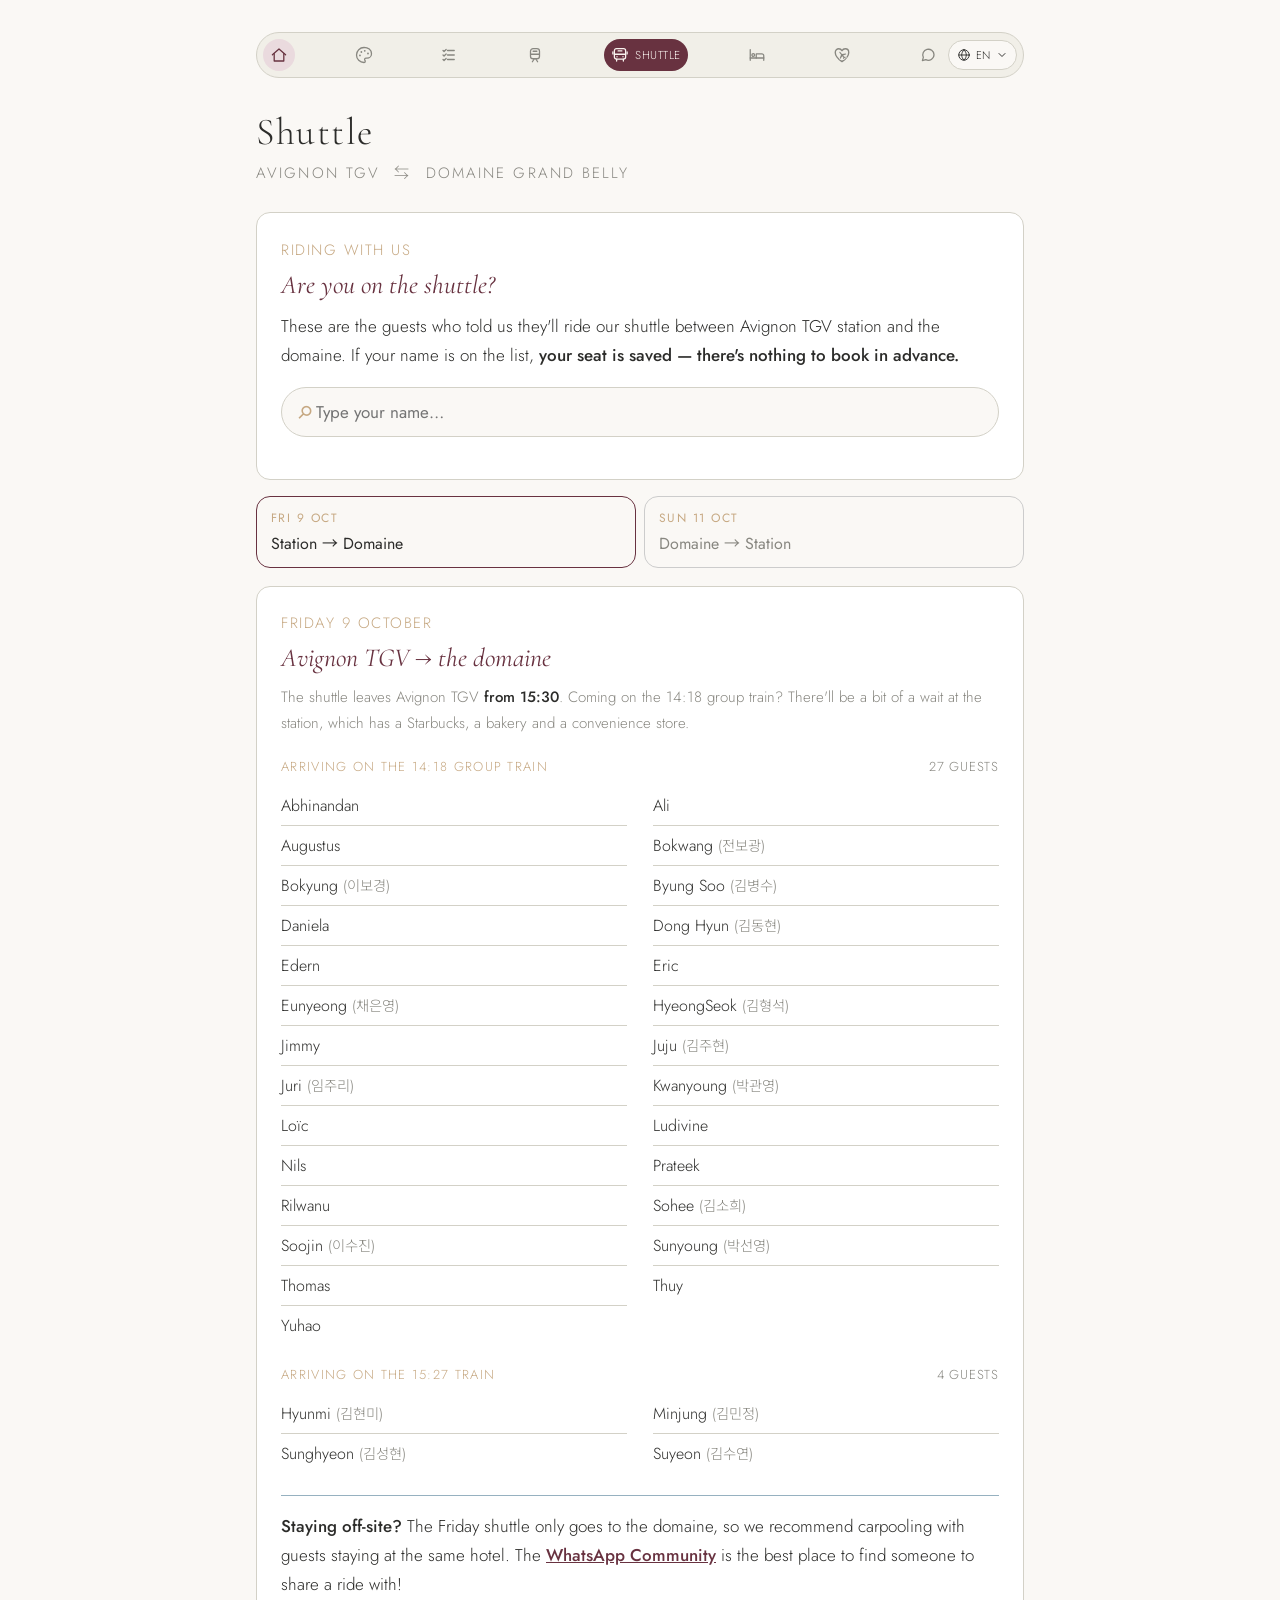
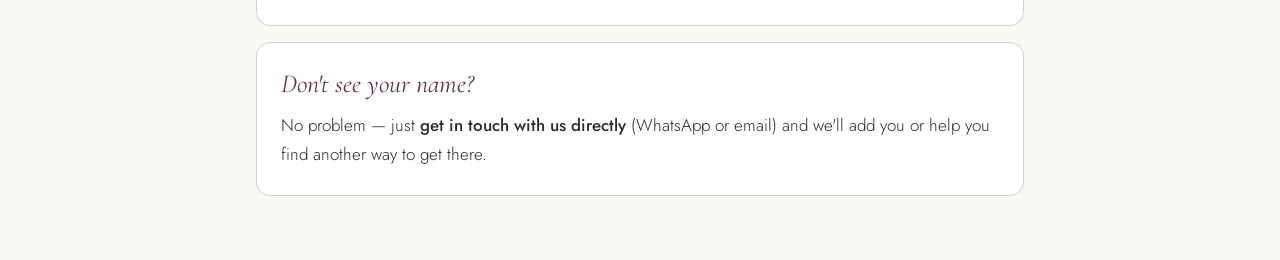
<file: shuttle.html>
<!DOCTYPE html>
<html lang="en">
<head>
<meta charset="UTF-8">
<meta name="viewport" content="width=device-width, initial-scale=1.0">
<title data-i18n="doc.shuttle">J&J Wedding — Shuttle</title>
<link href="https://fonts.googleapis.com/css2?family=Cormorant+Garamond:ital,wght@0,300;0,400;1,300;1,400&family=Jost:wght@300;400&family=Noto+Sans+KR:wght@300;400&family=Poor+Story&display=swap" rel="stylesheet">
<link rel="stylesheet" href="css/styles.css">
</head>
<body>
<div class="wrap">

  <nav class="site-nav">
    <div class="site-nav__links">
      <a class="site-nav__item site-nav__item--home" href="index.html" aria-label="Home" data-i18n-aria="nav.home">
        <svg viewBox="0 0 24 24" fill="none" stroke="currentColor" stroke-width="1.7" stroke-linecap="round" stroke-linejoin="round" aria-hidden="true"><path d="M3.2 11.8 12 4l8.8 7.8"/><path d="M5.6 10.2V20h12.8v-9.8"/></svg>
        <span class="site-nav__label" data-i18n="nav.home">Home</span>
      </a>
      <a class="site-nav__item" href="color-coding.html" aria-label="Color coding" data-i18n-aria="nav.colors">
        <svg viewBox="0 0 24 24" fill="none" stroke="currentColor" stroke-width="1.7" stroke-linecap="round" stroke-linejoin="round" aria-hidden="true"><path d="M12 2C6.5 2 2 6.5 2 12s4.5 10 10 10c.93 0 1.7-.77 1.7-1.7 0-.44-.17-.84-.45-1.15-.28-.3-.45-.7-.45-1.15 0-.93.77-1.7 1.7-1.7H16c3.3 0 6-2.7 6-6 0-4.97-4.5-8.6-10-8.6Z"/><circle cx="8.5" cy="8" r="1.2" fill="currentColor" stroke="none"/><circle cx="13" cy="6.4" r="1.2" fill="currentColor" stroke="none"/><circle cx="6.6" cy="12.6" r="1.2" fill="currentColor" stroke="none"/><circle cx="17.3" cy="10" r="1.2" fill="currentColor" stroke="none"/></svg>
        <span class="site-nav__label" data-i18n="nav.colors">Color coding</span>
      </a>
      <a class="site-nav__item" href="checklist.html" aria-label="Guest checklist" data-i18n-aria="nav.checklist">
        <svg viewBox="0 0 24 24" fill="none" stroke="currentColor" stroke-width="1.7" stroke-linecap="round" stroke-linejoin="round" aria-hidden="true"><path d="M10 6h9"/><path d="M10 12h9"/><path d="M10 18h9"/><path d="m4 6 1.4 1.4L8.2 4.6"/><path d="m4 12 1.4 1.4L8.2 10.6"/><path d="m4 18 1.4 1.4L8.2 16.6"/></svg>
        <span class="site-nav__label" data-i18n="nav.checklist">Guest checklist</span>
      </a>
      <a class="site-nav__item" href="train.html" aria-label="Group train" data-i18n-aria="nav.train">
        <svg viewBox="0 0 24 24" fill="none" stroke="currentColor" stroke-width="1.7" stroke-linecap="round" stroke-linejoin="round" aria-hidden="true"><rect x="6" y="3.5" width="12" height="13.5" rx="3.5"/><path d="M6.5 11h11"/><path d="M9.5 7h5"/><path d="M8.5 21l2-3M15.5 21l-2-3"/></svg>
        <span class="site-nav__label" data-i18n="nav.train">Group train</span>
      </a>
      <a class="site-nav__item is-active" href="shuttle.html" aria-label="Shuttle" data-i18n-aria="nav.shuttle" aria-current="page">
        <svg viewBox="0 0 24 24" fill="none" stroke="currentColor" stroke-width="1.7" stroke-linecap="round" stroke-linejoin="round" aria-hidden="true"><rect x="4.5" y="3.5" width="15" height="14" rx="2.8"/><path d="M4.5 11h15"/><path d="M9.5 6.5h5"/><circle cx="8" cy="14.3" r=".9" fill="currentColor" stroke="none"/><circle cx="16" cy="14.3" r=".9" fill="currentColor" stroke="none"/><path d="M7.5 17.5v2.6M16.5 17.5v2.6"/><path d="M2.5 8v2.5M21.5 8v2.5"/></svg>
        <span class="site-nav__label" data-i18n="nav.shuttle">Shuttle</span>
      </a>
      <a class="site-nav__item" href="onsite.html" aria-label="Accommodation" data-i18n-aria="nav.onsite">
        <svg viewBox="0 0 24 24" fill="none" stroke="currentColor" stroke-width="1.7" stroke-linecap="round" stroke-linejoin="round" aria-hidden="true"><path d="M3 5v14"/><path d="M3 16h18"/><path d="M21 19v-6a2.5 2.5 0 0 0-2.5-2.5H11V16"/><circle cx="7" cy="12" r="1.8"/></svg>
        <span class="site-nav__label" data-i18n="nav.onsite">Accommodation</span>
      </a>
      <a class="site-nav__item" href="honeymoon.html" aria-label="Honeymoon" data-i18n-aria="nav.honeymoon">
        <svg viewBox="0 0 24 24" fill="none" stroke="currentColor" stroke-width="1.8" stroke-linecap="round" stroke-linejoin="round" aria-hidden="true"><defs><mask id="hm-mask" maskUnits="userSpaceOnUse" x="-4" y="-4" width="32" height="32"><rect x="-4" y="-4" width="32" height="32" fill="#fff"/><g transform="rotate(-39 12 12)"><g transform="translate(12 12) scale(.63) translate(-12 -11.6)"><path d="M12 3c.7 0 1.2.9 1.2 2.1V10l7 4.1v2l-7-2.1v3.6l2 1.6v1.7l-3.2-1-3.2 1v-1.7l2-1.6V13.9l-7 2.1v-2l7-4.1V5.1C10.8 3.9 11.3 3 12 3Z" fill="#000" stroke="#000" stroke-width="2.8"/></g></g></mask></defs><path d="M12 20.8C12 20.8 3 14.6 3 8.5 3 5.6 5.2 3.6 7.7 3.6 9.7 3.6 11.2 4.8 12 6.3 12.8 4.8 14.3 3.6 16.3 3.6 18.8 3.6 21 5.6 21 8.5 21 14.6 12 20.8 12 20.8Z" mask="url(#hm-mask)"/><g transform="rotate(-39 12 12)"><g transform="translate(12 12) scale(.63) translate(-12 -11.6)"><path d="M12 3c.7 0 1.2.9 1.2 2.1V10l7 4.1v2l-7-2.1v3.6l2 1.6v1.7l-3.2-1-3.2 1v-1.7l2-1.6V13.9l-7 2.1v-2l7-4.1V5.1C10.8 3.9 11.3 3 12 3Z" fill="currentColor" stroke="none"/></g></g></svg>
        <span class="site-nav__label" data-i18n="nav.honeymoon">Honeymoon</span>
      </a>
      <a class="site-nav__item" href="whatsapp.html" aria-label="WhatsApp" data-i18n-aria="nav.whatsapp">
        <svg viewBox="0 0 24 24" fill="none" stroke="currentColor" stroke-width="1.7" stroke-linecap="round" stroke-linejoin="round" aria-hidden="true"><path d="M20 11.5a7.5 7.5 0 0 1-10.9 6.7L4.5 19.5l1.3-4.3A7.5 7.5 0 1 1 20 11.5Z"/></svg>
        <span class="site-nav__label" data-i18n="nav.whatsapp">WhatsApp</span>
      </a>
    </div>
    <div class="site-nav__lang">
      <details class="lang-menu" id="lang-switch">
        <summary class="lang-menu__toggle" aria-label="Language" data-i18n-aria="nav.lang">
          <svg class="lang-menu__globe" viewBox="0 0 24 24" fill="none" stroke="currentColor" stroke-width="1.6" stroke-linecap="round" stroke-linejoin="round" aria-hidden="true"><circle cx="12" cy="12" r="9"/><path d="M3 12h18"/><path d="M12 3c2.6 2.7 3.9 5.9 3.9 9S14.6 18.3 12 21c-2.6-2.7-3.9-5.9-3.9-9S9.4 5.7 12 3Z"/></svg>
          <span class="lang-menu__code" data-lang-code>EN</span>
          <svg class="lang-menu__chev" viewBox="0 0 24 24" fill="none" stroke="currentColor" stroke-width="1.9" stroke-linecap="round" stroke-linejoin="round" aria-hidden="true"><path d="m6 9 6 6 6-6"/></svg>
        </summary>
        <div class="lang-menu__list" role="menu">
          <button type="button" class="lang-btn" data-lang="en">English</button>
          <button type="button" class="lang-btn" data-lang="fr">Français</button>
          <button type="button" class="lang-btn" data-lang="ko">한국어</button>
        </div>
      </details>
    </div>
  </nav>

  <h1 data-i18n="page.sh.h1">Shuttle</h1>
  <div class="sub">Avignon TGV &nbsp;&#8646;&nbsp; Domaine Grand Belly</div>

  <section class="action-section">
    <div class="action-eyebrow" id="eyebrow">Riding with us</div>
    <h2 id="page-h2">Are you on the shuttle?</h2>
    <p id="intro">These are the guests who told us they'll ride our shuttle between Avignon TGV station and the domaine. If your name is on the list, your seat is saved — there's nothing to book in advance.</p>

    <label class="lookup-search" for="shuttle-search">
      <span class="lookup-search__icon" aria-hidden="true">&#9906;</span>
      <input type="text" id="shuttle-search" autocomplete="off" spellcheck="false" placeholder="Type your name…">
      <button type="button" id="shuttle-clear" class="lookup-search__clear" aria-label="Clear" hidden>&times;</button>
    </label>

    <div id="search-result" class="lookup-result" hidden></div>
    <p class="action-note" id="not-found" hidden></p>
  </section>

  <div class="train-dir" role="tablist" aria-label="Day">
    <button class="train-dir__btn active" data-leg="fri" role="tab" aria-selected="true">
      <span class="train-dir__day" id="fri-tab-day">Fri 9 Oct</span>
      <span class="train-dir__route" id="fri-tab-route">Station &rarr; Domaine</span>
      <span class="train-dir__flag" data-leg-flag="fri" hidden>&bull;</span>
    </button>
    <button class="train-dir__btn" data-leg="sun" role="tab" aria-selected="false">
      <span class="train-dir__day" id="sun-tab-day">Sun 11 Oct</span>
      <span class="train-dir__route" id="sun-tab-route">Domaine &rarr; Station</span>
      <span class="train-dir__flag" data-leg-flag="sun" hidden>&bull;</span>
    </button>
  </div>

  <section class="action-section train-roster shuttle-leg" data-leg="fri">
    <div class="action-eyebrow" id="fri-day">Friday 9 October</div>
    <h2 id="fri-title">Avignon TGV → the domaine</h2>
    <p class="shuttle-leg__meta" id="fri-meta">The shuttle leaves Avignon TGV from 15:30.</p>
    <div id="fri-runs"></div>
    <p class="action-note" id="fri-offsite">Staying off-site? The Friday shuttle only goes to the domaine, so we recommend carpooling with guests staying at the same hotel. The WhatsApp Community is the best place to find someone to share a ride with!</p>
  </section>

  <section class="action-section train-roster shuttle-leg" data-leg="sun" hidden>
    <div class="action-eyebrow" id="sun-day">Sunday 11 October</div>
    <h2 id="sun-title">The domaine → Avignon TGV</h2>
    <p class="shuttle-leg__meta" id="sun-meta">The shuttle leaves the domaine at 15:30, in time for the 16:41 group train. Catching a later train? You're welcome to ride with us all the same.</p>
    <div id="sun-runs"></div>
  </section>

  <section class="action-section">
    <h2 id="missing-title">Don't see your name?</h2>
    <p id="missing-body">No problem — just get in touch with us directly (WhatsApp or email) and we'll add you or sort out another way to get you there.</p>
  </section>

</div>

<script src="js/site.js"></script>
<script>
/* ===================================================================
   1. EDIT HERE — who rides the shuttle.
   Each guest is one entry: `name` is what the list shows (first name,
   Korean name in brackets); `also` holds extra words that should find
   them in the search (surname, other spellings) but aren't shown.
   `plus` = companions who weren't named on the form.
   =================================================================== */
const FRIDAY = [
  {
    time: "14:18",
    group: true,
    guests: [
      { name: "Eunyeong (채은영)", also: "Chae Eun Young Eunyoung" },
      { name: "Soojin (이수진)", also: "Lee" },
      { name: "Bokyung (이보경)", also: "Lee" },
      { name: "Abhinandan", also: "Aggarwal" },
      { name: "Yuhao", also: "Zhang" },
      { name: "Ali", also: "Asad" },
      { name: "Loïc", also: "Tran Quoc Nam Loic" },
      { name: "Daniela", also: "Carfora" },
      { name: "Thomas" },
      { name: "Juri (임주리)", also: "Lim" },
      { name: "HyeongSeok (김형석)", also: "Kim Hyeong Seok" },
      { name: "Thuy", also: "Pham Trong" },
      { name: "Edern", also: "Haumont" },
      { name: "Ludivine", also: "Weller" },
      { name: "Eric", also: "Helfer" },
      { name: "Sunyoung (박선영)", also: "Park Sun young" },
      { name: "Nils" },
      { name: "Bokwang (전보광)", also: "Jeon" },
      { name: "Kwanyoung (박관영)", also: "Park" },
      { name: "Juju (김주현)", also: "Kim Juhyun" },
      { name: "Jimmy" },
      { name: "Byung Soo (김병수)", also: "Kim Byungsoo" },
      { name: "Sohee (김소희)", also: "Kim" },
      { name: "Dong Hyun (김동현)", also: "Kim Donghyun" },
      { name: "Prateek", also: "Gulati" },
      { name: "Augustus" },
      { name: "Rilwanu" },
    ],
  },
  {
    time: "15:27",
    group: false,
    guests: [
      { name: "Minjung (김민정)", also: "Kim Min jung" },
      { name: "Hyunmi (김현미)", also: "Kim Hyun mi" },
      { name: "Suyeon (김수연)", also: "Kim Su yeon" },
      { name: "Sunghyeon (김성현)", also: "Kim Sung hyeon" },
    ],
  },
];

const SUNDAY = [
  {
    time: "15:30",
    guests: [
      { name: "Eunyeong (채은영)", also: "Chae Eun Young Eunyoung" },
      { name: "Abhinandan", also: "Aggarwal" },
      { name: "Yuhao", also: "Zhang" },
      { name: "Ali", also: "Asad" },
      { name: "Loïc", also: "Tran Quoc Nam Loic" },
      { name: "Daniela", also: "Carfora" },
      { name: "Thomas" },
      { name: "Sunyoung (박선영)", also: "Park Sun young" },
      { name: "Nils" },
      { name: "Bokwang (전보광)", also: "Jeon" },
      { name: "Kwanyoung (박관영)", also: "Park" },
      { name: "Juju (김주현)", also: "Kim Juhyun" },
      { name: "Jimmy" },
      { name: "Byung Soo (김병수)", also: "Kim Byungsoo" },
      { name: "Sohee (김소희)", also: "Kim" },
      { name: "Dong Hyun (김동현)", also: "Kim Donghyun" },
      { name: "Minjung (김민정)", also: "Kim Min jung" },
      { name: "Hyunmi (김현미)", also: "Kim Hyun mi" },
      { name: "Suyeon (김수연)", also: "Kim Su yeon" },
      { name: "Sunghyeon (김성현)", also: "Kim Sung hyeon" },
      { name: "Prateek", also: "Gulati" },
      { name: "Lynne", also: "Hur" },
      { name: "Charles", also: "Saurel" },
      { name: "Paul-Sirawit", also: "Paul Sirawit Kerebel" },
      { name: "Kunal", also: "Jadhav" },
      { name: "Ania" },
      { name: "Aishwarya", also: "Kharade" },
      { name: "David", also: "Izquierdo" },
      { name: "Laura", also: "Garcia" },
      { name: "Jill", also: "Mouboungoulou" },
      { name: "Kuheli", also: "Bose" },
      { name: "Léo", also: "Colmet Daage Leo" },
      { name: "Maverick" },
      { name: "Jihyun" },
      { name: "Victor" },
      { name: "Anne-Laure", also: "Anne Laure" },
      { name: "Halin" },
      { name: "Corentin", also: "Coco" },
      { name: "Ashmita" },
      { name: "Alina" },
      { name: "Pavel" },
      { name: "Maria" },
      { name: "Artem", baby: true, also: "baby bebe" },
      { name: "Rilwanu" },
      { name: "Valentin" },
      { name: "Coralie" },
      { name: "Indranil" },
    ],
  },
];

/* ===================================================================
   2. Translations for the page text.
   =================================================================== */
const I18N = {
  en: {
    eyebrow: "Riding with us",
    h2: "Are you on the shuttle?",
    intro: "These are the guests who told us they'll ride our shuttle between Avignon TGV station and the domaine. If your name is on the list, <strong>your seat is saved — there's nothing to book in advance.</strong>",
    searchPlaceholder: "Type your name…",
    notFound: "No match — try your first name only, or scroll through the lists below. Still not there? See the note at the bottom of the page.",
    friTabDay: "Fri 9 Oct",
    friTabRoute: "Station → Domaine",
    sunTabDay: "Sun 11 Oct",
    sunTabRoute: "Domaine → Station",
    onThisDay: "highlighted in the list below",
    switchDay: "tap to see this day's list",
    friDay: "Friday 9 October",
    friTitle: "Avignon TGV → the domaine",
    friMeta: "The shuttle leaves Avignon TGV <strong>from 15:30</strong>. Coming on the 14:18 group train? There'll be a bit of a wait at the station, which has a Starbucks, a bakery and a convenience store.",
    friOffsite: "<strong>Staying off-site?</strong> The Friday shuttle only goes to the domaine, so we recommend carpooling with guests staying at the same hotel. The <a href=\"whatsapp.html\">WhatsApp Community</a> is the best place to find someone to share a ride with!",
    friDepart: "Leaves Avignon TGV from 15:30",
    sunDay: "Sunday 11 October",
    sunTitle: "The domaine → Avignon TGV",
    sunMeta: "The shuttle leaves the domaine at <strong>15:30</strong>, in time for the 16:41 group train. Catching a later train? You're welcome to ride with us all the same.",
    runGroup: t => `Arriving on the ${t} group train`,
    runOther: t => `Arriving on the ${t} train`,
    runDepart: t => `Leaves the domaine at ${t}`,
    count: n => n === 1 ? "1 guest" : `${n} guests`,
    plus: n => `+${n}`,
    baby: "Baby",
    registered: "You're on the shuttle",
    friShort: "Fri 9 Oct · to the domaine",
    sunShort: "Sun 11 Oct · to the station",
    notOnLeg: "Not on this list — contact us if you need a ride",
    missingTitle: "Don't see your name?",
    missingBody: "No problem — just <strong>get in touch with us directly</strong> (WhatsApp or email) and we'll add you or help you find another way to get there.",
  },
  fr: {
    eyebrow: "Vous voyagez avec nous",
    h2: "Êtes-vous inscrit à la navette ?",
    intro: "Voici les invités qui nous ont indiqué prendre notre navette entre la gare d'Avignon TGV et le domaine. Si votre nom figure sur la liste, <strong>votre place est réservée — vous n'avez rien à réserver à l'avance.</strong>",
    searchPlaceholder: "Saisissez votre nom…",
    notFound: "Aucun résultat — essayez seulement votre prénom, ou parcourez les listes ci-dessous. Toujours rien ? Voyez la note en bas de page.",
    friTabDay: "Ven. 9 oct.",
    friTabRoute: "Gare → Domaine",
    sunTabDay: "Dim. 11 oct.",
    sunTabRoute: "Domaine → Gare",
    onThisDay: "en surbrillance dans la liste ci-dessous",
    switchDay: 'touchez pour voir la liste de ce jour',
    friDay: "Vendredi 9 octobre",
    friTitle: "Avignon TGV → le domaine",
    friMeta: "La navette part d'Avignon TGV <strong>à partir de 15h30</strong>. Vous arrivez par le train de groupe de 14h18 ? Il faudra patienter un peu à la gare, qui a un Starbucks, une boulangerie et une supérette.",
    friOffsite: "<strong>Vous logez hors du domaine ?</strong> La navette du vendredi ne dessert que le domaine : nous vous recommandons de faire du covoiturage avec les invités du même hôtel. La <a href=\"whatsapp.html\">communauté WhatsApp</a> est le meilleur endroit pour trouver quelqu'un avec qui partager le trajet !",
    friDepart: "Départ d'Avignon TGV à partir de 15h30",
    sunDay: "Dimanche 11 octobre",
    sunTitle: "Le domaine → Avignon TGV",
    sunMeta: "La navette quitte le domaine à <strong>15h30</strong>, à temps pour le train de groupe de 16h41. Vous prenez un train plus tard ? Vous pouvez tout de même monter avec nous.",
    runGroup: t => `Arrivée par le train de groupe de ${t.replace(":", "h")}`,
    runOther: t => `Arrivée par le train de ${t.replace(":", "h")}`,
    runDepart: t => `Départ du domaine à ${t.replace(":", "h")}`,
    count: n => n === 1 ? "1 invité" : `${n} invités`,
    plus: n => `+${n}`,
    baby: "Bébé",
    registered: "Vous êtes inscrit à la navette",
    friShort: "Ven. 9 oct. · vers le domaine",
    sunShort: "Dim. 11 oct. · vers la gare",
    notOnLeg: "Pas sur cette liste — contactez-nous si besoin",
    missingTitle: "Vous ne trouvez pas votre nom ?",
    missingBody: "Pas de souci — <strong>contactez-nous directement</strong> (WhatsApp ou e-mail) et nous vous ajouterons ou vous aiderons à trouver une autre solution pour venir.",
  },
  ko: {
    eyebrow: "저희와 함께 이동",
    h2: "셔틀 명단에 있나요?",
    intro: "아비뇽 TGV역과 도멘 사이를 오가는 저희 셔틀을 이용하겠다고 알려 주신 분들의 명단입니다. 이름이 목록에 있다면 <strong>자리가 확보되어 있으니 따로 예약하실 필요가 없어요.</strong>",
    searchPlaceholder: "이름을 입력하세요…",
    notFound: "일치하는 결과가 없어요 — 이름(퍼스트네임)만 입력하거나 아래 목록을 확인해 주세요. 그래도 없다면 페이지 맨 아래 안내를 봐 주세요.",
    friTabDay: "10/9 (금)",
    friTabRoute: "역 → 도멘",
    sunTabDay: "10/11 (일)",
    sunTabRoute: "도멘 → 역",
    onThisDay: "아래 명단에 강조 표시돼요",
    switchDay: '눌러서 이 날의 명단 보기',
    friDay: "10월 9일 금요일",
    friTitle: "아비뇽 TGV → 도멘",
    friMeta: "셔틀은 <strong>15시 30분부터</strong> 아비뇽 TGV역에서 출발합니다. 14:18 단체 기차로 오시나요? 역에서 조금 기다리셔야 해요. 역에는 스타벅스, 빵집, 편의점이 있어요.",
    friOffsite: "<strong>도멘 밖에서 묵으시나요?</strong> 금요일 셔틀은 도멘으로만 가요. 같은 호텔에 묵는 하객들과 카풀하시길 추천드려요 — <a href=\"whatsapp.html\">WhatsApp 커뮤니티</a>에서 함께 타실 분을 찾아보세요!",
    friDepart: "15시 30분부터 아비뇽 TGV 출발",
    sunDay: "10월 11일 일요일",
    sunTitle: "도멘 → 아비뇽 TGV",
    sunMeta: "셔틀은 <strong>15시 30분</strong>에 도멘에서 출발해 16:41 단체 기차 시간에 맞춰 도착합니다. 더 늦은 기차를 타시나요? 그래도 함께 타셔도 괜찮아요.",
    runGroup: t => `${t} 단체 기차로 도착`,
    runOther: t => `${t} 기차로 도착`,
    runDepart: t => `${t} 도멘 출발`,
    count: n => `${n}명`,
    plus: n => `+${n}명`,
    baby: "아기",
    registered: "셔틀 명단에 있어요",
    friShort: "10/9 (금) · 도멘행",
    sunShort: "10/11 (일) · 역행",
    notOnLeg: "이 명단에는 없어요 — 필요하시면 연락 주세요",
    missingTitle: "이름이 보이지 않나요?",
    missingBody: "괜찮아요 — <strong>저희에게 직접 연락</strong>(WhatsApp 또는 이메일) 주시면 명단에 추가하거나 다른 이동 방법을 함께 찾아 드릴게요.",
  },
};

/* ===================================================================
   Wiring — no need to edit below.
   =================================================================== */
(function () {
  let lang = (window.JJI18N && window.JJI18N.get()) || "en";
  const t = () => I18N[lang] || I18N.en;

  const norm = s => (s || "")
    .toLowerCase()
    .normalize("NFD").replace(/[̀-ͯ]/g, "")
    .replace(/[-()]/g, " ")
    .replace(/\s+/g, " ")
    .trim();

  const searchInput = document.getElementById("shuttle-search");
  const clearBtn = document.getElementById("shuttle-clear");
  const resultBox = document.getElementById("search-result");
  const notFound = document.getElementById("not-found");

  const LEGS = { fri: FRIDAY, sun: SUNDAY };
  let leg = "fri";

  const esc = s => String(s).replace(/[&<>"]/g, c => ({ "&": "&amp;", "<": "&lt;", ">": "&gt;", '"': "&quot;" }[c]));

  function nameHtml(g) {
    const m = g.name.match(/^(.+?)\s*\(([^)]+)\)\s*$/);
    let html = m
      ? `${esc(m[1])} <span class="shuttle-ko">(${esc(m[2])})</span>`
      : esc(g.name);
    if (g.baby) html += ` <span class="shuttle-plus">${t().baby}</span>`;
    if (g.plus) html += ` <span class="shuttle-plus">${t().plus(g.plus)}</span>`;
    return html;
  }

  const headcount = run => run.guests.reduce((n, g) => n + 1 + (g.plus || 0), 0);

  function runLabel(leg, run) {
    if (leg === "sun") return t().runDepart(run.time);
    return run.group ? t().runGroup(run.time) : t().runOther(run.time);
  }

  function buildLeg(leg) {
    const box = document.getElementById(leg + "-runs");
    box.innerHTML = "";
    LEGS[leg].forEach((run, i) => {
      const head = document.createElement("div");
      head.className = "train-roster__label shuttle-run__label";
      head.innerHTML = `<span>${esc(runLabel(leg, run))}</span><span class="shuttle-run__count">${t().count(headcount(run))}</span>`;
      box.appendChild(head);

      const ul = document.createElement("ul");
      ul.className = "shuttle-run";
      run.guests
        .map((g, j) => ({ g, j }))
        .sort((a, b) => a.g.name.localeCompare(b.g.name))
        .forEach(({ g, j }) => {
          const li = document.createElement("li");
          li.dataset.key = leg + "-" + i + "-" + j;
          li.innerHTML = `<span class="roster__name">${nameHtml(g)}</span>`;
          ul.appendChild(li);
        });
      box.appendChild(ul);
    });
  }

  // One entry per guest display name, with where they appear on each leg.
  function findMatches(q) {
    const byName = new Map();
    Object.keys(LEGS).forEach(leg => {
      LEGS[leg].forEach((run, i) => {
        run.guests.forEach((g, j) => {
          if (!norm(g.name + " " + (g.also || "")).includes(q)) return;
          if (!byName.has(g.name)) byName.set(g.name, { g, hits: {} });
          byName.get(g.name).hits[leg] = { run, key: leg + "-" + i + "-" + j };
        });
      });
    });
    return byName;
  }

  // ---- Day switching ----
  function setLeg(next) {
    leg = next;
    document.querySelectorAll(".train-dir__btn").forEach(b => {
      const on = b.dataset.leg === leg;
      b.classList.toggle("active", on);
      b.setAttribute("aria-selected", on ? "true" : "false");
    });
    document.querySelectorAll(".shuttle-leg").forEach(s => {
      s.hidden = s.dataset.leg !== leg;
    });
    runSearch();
  }

  function scrollToMatch() {
    const visible = document.querySelector(".shuttle-leg:not([hidden]) li.is-match");
    if (visible && typeof visible.scrollIntoView === "function") {
      visible.scrollIntoView({ behavior: "smooth", block: "center" });
    }
  }

  function runSearch() {
    const q = norm(searchInput.value);
    clearBtn.hidden = !searchInput.value;
    document.querySelectorAll(".shuttle-run li.is-match").forEach(el => el.classList.remove("is-match"));
    resultBox.hidden = true;
    resultBox.innerHTML = "";
    notFound.hidden = true;
    document.querySelectorAll("[data-leg-flag]").forEach(el => { el.hidden = true; });
    if (q.length < 2) return;

    const matches = findMatches(q);
    if (matches.size === 0) {
      notFound.textContent = t().notFound;
      notFound.hidden = false;
      return;
    }

    const flagLegs = new Set();
    matches.forEach(({ g, hits }) => {
      const card = document.createElement("div");
      card.className = "lookup-result__card shuttle-result";
      let html =
        `<div class="lookup-result__name"><span class="shuttle-tick" aria-hidden="true">✓</span>${nameHtml(g)}</div>` +
        `<div class="lookup-result__label shuttle-result__lead">${t().registered}</div>`;
      [["fri", t().friShort], ["sun", t().sunShort]].forEach(([l, label]) => {
        const h = hits[l];
        if (!h) {
          html += `<div class="lookup-result__line is-off">` +
            `<span class="lookup-result__label">${label}</span>` +
            `<span>${t().notOnLeg}</span></div>`;
          return;
        }
        const here = l === leg;
        if (!here) flagLegs.add(l);
        html += `<button type="button" class="lookup-result__line shuttle-result__goto" data-goto-leg="${l}">` +
          `<span class="lookup-result__label">${label}</span>` +
          `<span>${esc(l === "fri" ? t().friDepart + " · " + runLabel(l, h.run) : runLabel(l, h.run))}</span>` +
          `<span class="shuttle-result__where">${here ? t().onThisDay : t().switchDay}</span></button>`;
        document.querySelectorAll('[data-key="' + h.key + '"]').forEach(el => el.classList.add("is-match"));
      });
      card.innerHTML = html;
      resultBox.appendChild(card);
    });
    resultBox.hidden = false;

    // dot on the other day's tab when a match lives there
    document.querySelectorAll("[data-leg-flag]").forEach(el => {
      el.hidden = !flagLegs.has(el.dataset.legFlag);
    });
  }

  function applyLang(next) {
    lang = next;
    const d = t();
    document.getElementById("eyebrow").textContent = d.eyebrow;
    document.getElementById("page-h2").textContent = d.h2;
    document.getElementById("intro").innerHTML = d.intro;
    searchInput.placeholder = d.searchPlaceholder;
    document.getElementById("fri-tab-day").textContent = d.friTabDay;
    document.getElementById("fri-tab-route").textContent = d.friTabRoute;
    document.getElementById("sun-tab-day").textContent = d.sunTabDay;
    document.getElementById("sun-tab-route").textContent = d.sunTabRoute;
    document.getElementById("fri-day").textContent = d.friDay;
    document.getElementById("fri-title").textContent = d.friTitle;
    document.getElementById("fri-meta").innerHTML = d.friMeta;
    document.getElementById("fri-offsite").innerHTML = d.friOffsite;
    document.getElementById("sun-day").textContent = d.sunDay;
    document.getElementById("sun-title").textContent = d.sunTitle;
    document.getElementById("sun-meta").innerHTML = d.sunMeta;
    document.getElementById("missing-title").textContent = d.missingTitle;
    document.getElementById("missing-body").innerHTML = d.missingBody;
    document.body.classList.toggle("lang-ko", lang === "ko");
    buildLeg("fri");
    buildLeg("sun");
    runSearch();
  }

  document.addEventListener("jj:langchange", e => applyLang(e.detail.lang));
  document.querySelectorAll(".train-dir__btn").forEach(btn => {
    btn.addEventListener("click", () => setLeg(btn.dataset.leg));
  });
  resultBox.addEventListener("click", e => {
    const line = e.target.closest("[data-goto-leg]");
    if (!line) return;
    setLeg(line.dataset.gotoLeg);
    scrollToMatch();
  });

  searchInput.addEventListener("input", runSearch);
  clearBtn.addEventListener("click", () => {
    searchInput.value = "";
    searchInput.focus();
    runSearch();
  });

  applyLang(lang);
})();
</script>
</body>
</html>
</file>
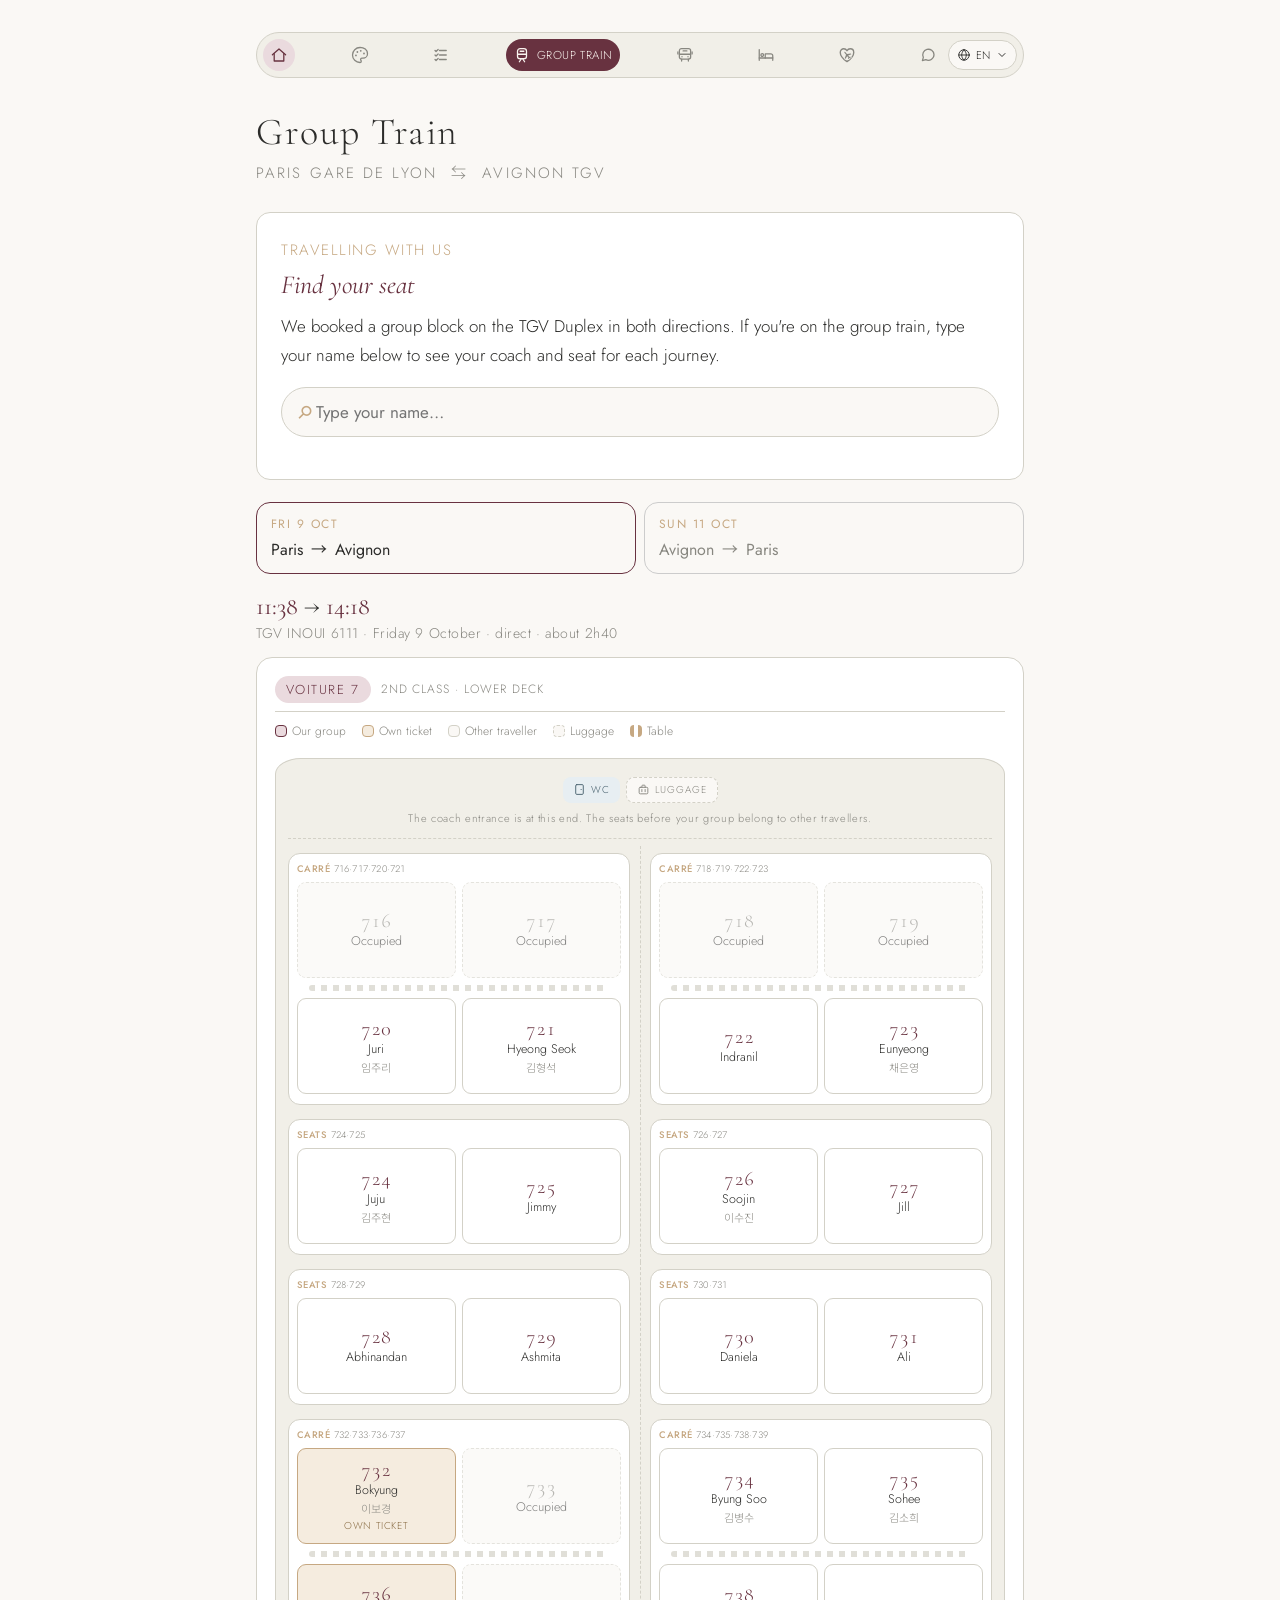
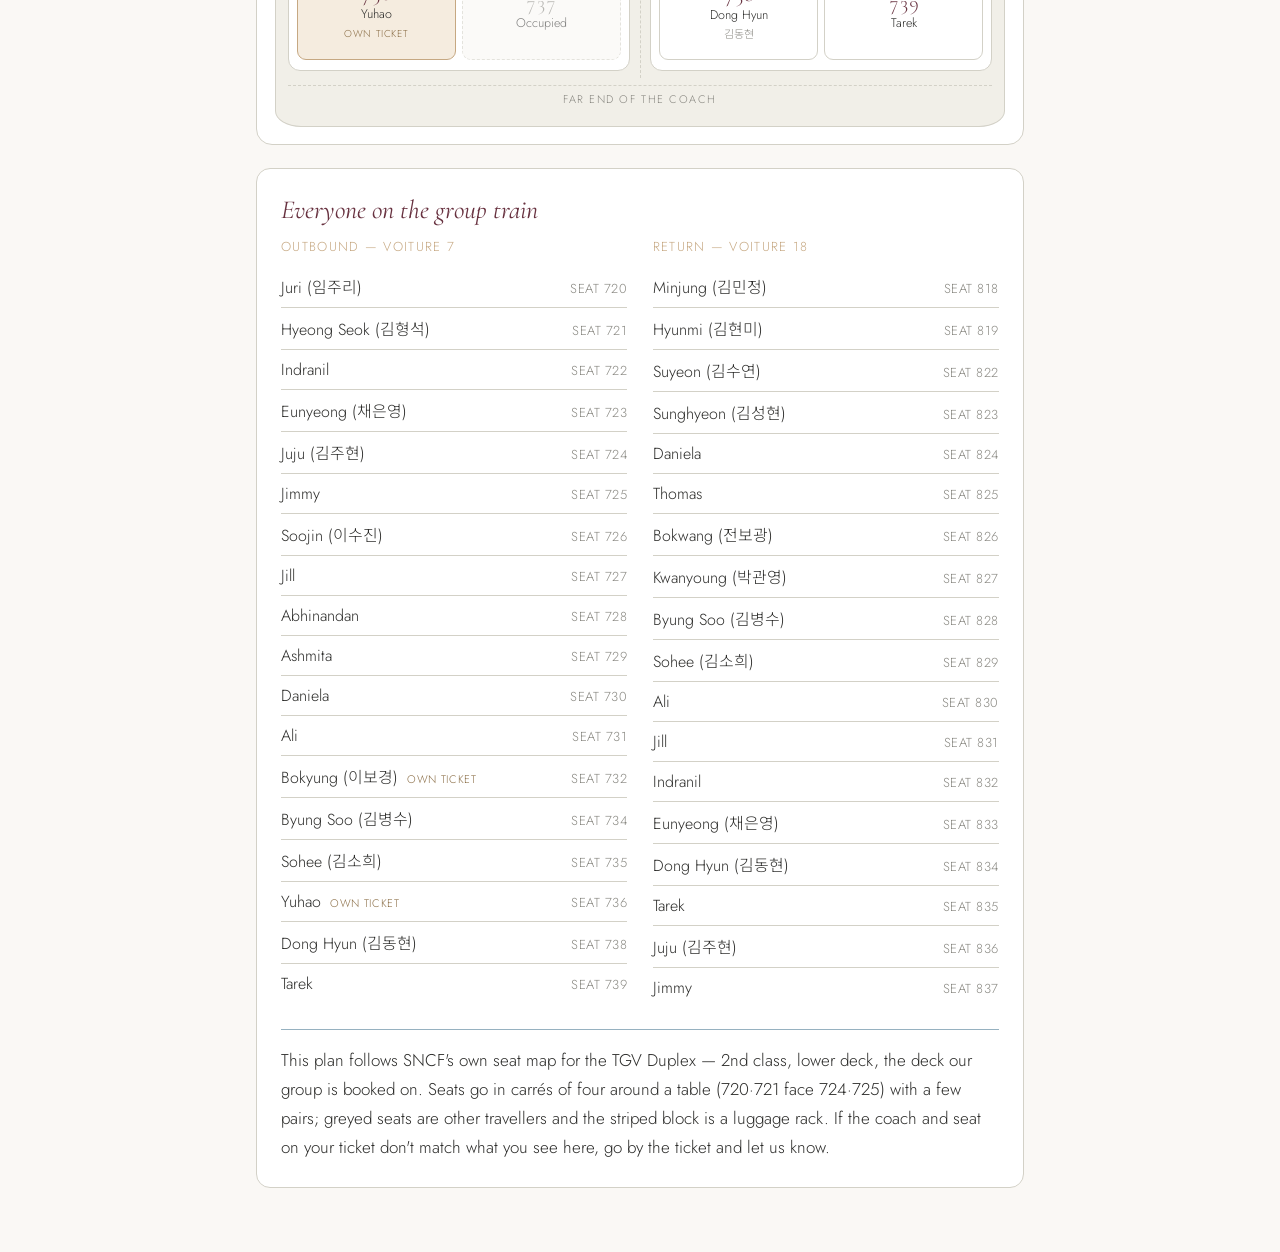
<file: train.html>
<!DOCTYPE html>
<html lang="en">
<head>
<meta charset="UTF-8">
<meta name="viewport" content="width=device-width, initial-scale=1.0">
<title data-i18n="doc.train">J&J Wedding — Group Train</title>
<link href="https://fonts.googleapis.com/css2?family=Cormorant+Garamond:ital,wght@0,300;0,400;1,300;1,400&family=Jost:wght@300;400&family=Noto+Sans+KR:wght@300;400&family=Poor+Story&display=swap" rel="stylesheet">
<link rel="stylesheet" href="css/styles.css">
</head>
<body>
<div class="wrap">

  <nav class="site-nav">
    <div class="site-nav__links">
      <a class="site-nav__item site-nav__item--home" href="index.html" aria-label="Home" data-i18n-aria="nav.home">
        <svg viewBox="0 0 24 24" fill="none" stroke="currentColor" stroke-width="1.7" stroke-linecap="round" stroke-linejoin="round" aria-hidden="true"><path d="M3.2 11.8 12 4l8.8 7.8"/><path d="M5.6 10.2V20h12.8v-9.8"/></svg>
        <span class="site-nav__label" data-i18n="nav.home">Home</span>
      </a>
      <a class="site-nav__item" href="color-coding.html" aria-label="Color coding" data-i18n-aria="nav.colors">
        <svg viewBox="0 0 24 24" fill="none" stroke="currentColor" stroke-width="1.7" stroke-linecap="round" stroke-linejoin="round" aria-hidden="true"><path d="M12 2C6.5 2 2 6.5 2 12s4.5 10 10 10c.93 0 1.7-.77 1.7-1.7 0-.44-.17-.84-.45-1.15-.28-.3-.45-.7-.45-1.15 0-.93.77-1.7 1.7-1.7H16c3.3 0 6-2.7 6-6 0-4.97-4.5-8.6-10-8.6Z"/><circle cx="8.5" cy="8" r="1.2" fill="currentColor" stroke="none"/><circle cx="13" cy="6.4" r="1.2" fill="currentColor" stroke="none"/><circle cx="6.6" cy="12.6" r="1.2" fill="currentColor" stroke="none"/><circle cx="17.3" cy="10" r="1.2" fill="currentColor" stroke="none"/></svg>
        <span class="site-nav__label" data-i18n="nav.colors">Color coding</span>
      </a>
      <a class="site-nav__item" href="checklist.html" aria-label="Guest checklist" data-i18n-aria="nav.checklist">
        <svg viewBox="0 0 24 24" fill="none" stroke="currentColor" stroke-width="1.7" stroke-linecap="round" stroke-linejoin="round" aria-hidden="true"><path d="M10 6h9"/><path d="M10 12h9"/><path d="M10 18h9"/><path d="m4 6 1.4 1.4L8.2 4.6"/><path d="m4 12 1.4 1.4L8.2 10.6"/><path d="m4 18 1.4 1.4L8.2 16.6"/></svg>
        <span class="site-nav__label" data-i18n="nav.checklist">Guest checklist</span>
      </a>
      <a class="site-nav__item is-active" href="train.html" aria-label="Group train" data-i18n-aria="nav.train" aria-current="page">
        <svg viewBox="0 0 24 24" fill="none" stroke="currentColor" stroke-width="1.7" stroke-linecap="round" stroke-linejoin="round" aria-hidden="true"><rect x="6" y="3.5" width="12" height="13.5" rx="3.5"/><path d="M6.5 11h11"/><path d="M9.5 7h5"/><path d="M8.5 21l2-3M15.5 21l-2-3"/></svg>
        <span class="site-nav__label" data-i18n="nav.train">Group train</span>
      </a>
      <a class="site-nav__item" href="shuttle.html" aria-label="Shuttle" data-i18n-aria="nav.shuttle">
        <svg viewBox="0 0 24 24" fill="none" stroke="currentColor" stroke-width="1.7" stroke-linecap="round" stroke-linejoin="round" aria-hidden="true"><rect x="4.5" y="3.5" width="15" height="14" rx="2.8"/><path d="M4.5 11h15"/><path d="M9.5 6.5h5"/><circle cx="8" cy="14.3" r=".9" fill="currentColor" stroke="none"/><circle cx="16" cy="14.3" r=".9" fill="currentColor" stroke="none"/><path d="M7.5 17.5v2.6M16.5 17.5v2.6"/><path d="M2.5 8v2.5M21.5 8v2.5"/></svg>
        <span class="site-nav__label" data-i18n="nav.shuttle">Shuttle</span>
      </a>
      <a class="site-nav__item" href="onsite.html" aria-label="Accommodation" data-i18n-aria="nav.onsite">
        <svg viewBox="0 0 24 24" fill="none" stroke="currentColor" stroke-width="1.7" stroke-linecap="round" stroke-linejoin="round" aria-hidden="true"><path d="M3 5v14"/><path d="M3 16h18"/><path d="M21 19v-6a2.5 2.5 0 0 0-2.5-2.5H11V16"/><circle cx="7" cy="12" r="1.8"/></svg>
        <span class="site-nav__label" data-i18n="nav.onsite">Accommodation</span>
      </a>
      <a class="site-nav__item" href="honeymoon.html" aria-label="Honeymoon" data-i18n-aria="nav.honeymoon">
        <svg viewBox="0 0 24 24" fill="none" stroke="currentColor" stroke-width="1.8" stroke-linecap="round" stroke-linejoin="round" aria-hidden="true"><defs><mask id="hm-mask" maskUnits="userSpaceOnUse" x="-4" y="-4" width="32" height="32"><rect x="-4" y="-4" width="32" height="32" fill="#fff"/><g transform="rotate(-39 12 12)"><g transform="translate(12 12) scale(.63) translate(-12 -11.6)"><path d="M12 3c.7 0 1.2.9 1.2 2.1V10l7 4.1v2l-7-2.1v3.6l2 1.6v1.7l-3.2-1-3.2 1v-1.7l2-1.6V13.9l-7 2.1v-2l7-4.1V5.1C10.8 3.9 11.3 3 12 3Z" fill="#000" stroke="#000" stroke-width="2.8"/></g></g></mask></defs><path d="M12 20.8C12 20.8 3 14.6 3 8.5 3 5.6 5.2 3.6 7.7 3.6 9.7 3.6 11.2 4.8 12 6.3 12.8 4.8 14.3 3.6 16.3 3.6 18.8 3.6 21 5.6 21 8.5 21 14.6 12 20.8 12 20.8Z" mask="url(#hm-mask)"/><g transform="rotate(-39 12 12)"><g transform="translate(12 12) scale(.63) translate(-12 -11.6)"><path d="M12 3c.7 0 1.2.9 1.2 2.1V10l7 4.1v2l-7-2.1v3.6l2 1.6v1.7l-3.2-1-3.2 1v-1.7l2-1.6V13.9l-7 2.1v-2l7-4.1V5.1C10.8 3.9 11.3 3 12 3Z" fill="currentColor" stroke="none"/></g></g></svg>
        <span class="site-nav__label" data-i18n="nav.honeymoon">Honeymoon</span>
      </a>
      <a class="site-nav__item" href="whatsapp.html" aria-label="WhatsApp" data-i18n-aria="nav.whatsapp">
        <svg viewBox="0 0 24 24" fill="none" stroke="currentColor" stroke-width="1.7" stroke-linecap="round" stroke-linejoin="round" aria-hidden="true"><path d="M20 11.5a7.5 7.5 0 0 1-10.9 6.7L4.5 19.5l1.3-4.3A7.5 7.5 0 1 1 20 11.5Z"/></svg>
        <span class="site-nav__label" data-i18n="nav.whatsapp">WhatsApp</span>
      </a>
    </div>
    <div class="site-nav__lang">
      <details class="lang-menu" id="lang-switch">
        <summary class="lang-menu__toggle" aria-label="Language" data-i18n-aria="nav.lang">
          <svg class="lang-menu__globe" viewBox="0 0 24 24" fill="none" stroke="currentColor" stroke-width="1.6" stroke-linecap="round" stroke-linejoin="round" aria-hidden="true"><circle cx="12" cy="12" r="9"/><path d="M3 12h18"/><path d="M12 3c2.6 2.7 3.9 5.9 3.9 9S14.6 18.3 12 21c-2.6-2.7-3.9-5.9-3.9-9S9.4 5.7 12 3Z"/></svg>
          <span class="lang-menu__code" data-lang-code>EN</span>
          <svg class="lang-menu__chev" viewBox="0 0 24 24" fill="none" stroke="currentColor" stroke-width="1.9" stroke-linecap="round" stroke-linejoin="round" aria-hidden="true"><path d="m6 9 6 6 6-6"/></svg>
        </summary>
        <div class="lang-menu__list" role="menu">
          <button type="button" class="lang-btn" data-lang="en">English</button>
          <button type="button" class="lang-btn" data-lang="fr">Français</button>
          <button type="button" class="lang-btn" data-lang="ko">한국어</button>
        </div>
      </details>
    </div>
  </nav>

  <h1 id="page-title">Group Train</h1>
  <div class="sub" id="page-sub">Paris Gare de Lyon &nbsp;&#8646;&nbsp; Avignon TGV</div>

  <section class="train-intro action-section">
    <div class="action-eyebrow" data-i18n="eyebrow">Travelling with us</div>
    <h2 data-i18n="title">Find your seat</h2>
    <p data-i18n="intro">We booked a group block on the TGV in both directions. If you're on the group train, type your name below to see your coach and seat for each journey.</p>

    <label class="train-search" for="seat-search">
      <span class="train-search__icon" aria-hidden="true">&#9906;</span>
      <input type="text" id="seat-search" autocomplete="off" spellcheck="false" data-i18n-attr="placeholder" data-i18n="searchPlaceholder" placeholder="Type your name…">
      <button type="button" id="seat-clear" class="train-search__clear" aria-label="Clear" hidden>&times;</button>
    </label>

    <div id="search-result" class="train-result" hidden></div>
    <p class="action-note" data-i18n="notFoundHint" hidden id="not-found"></p>
  </section>

  <div class="train-dir" role="tablist" aria-label="Direction">
    <button class="train-dir__btn active" data-dir="outbound" role="tab" aria-selected="true">
      <span class="train-dir__day" data-i18n="outboundDay">Fri 9 Oct</span>
      <span class="train-dir__route">Paris <span class="arr">&rarr;</span> Avignon</span>
      <span class="train-dir__flag" data-dir-flag="outbound" hidden></span>
    </button>
    <button class="train-dir__btn" data-dir="return" role="tab" aria-selected="false">
      <span class="train-dir__day" data-i18n="returnDay">Sun 11 Oct</span>
      <span class="train-dir__route">Avignon <span class="arr">&rarr;</span> Paris</span>
      <span class="train-dir__flag" data-dir-flag="return" hidden></span>
    </button>
  </div>

  <section class="train-journey" data-dir="outbound">
    <div class="train-journey__head">
      <div class="train-journey__times"><strong>11:38</strong> &rarr; <strong>14:18</strong></div>
      <div class="train-journey__meta" data-i18n="outboundMeta">Friday 9 October · direct · about 2h40</div>
    </div>
    <div class="coach" id="coach-outbound"></div>
  </section>

  <section class="train-journey" data-dir="return" hidden>
    <div class="train-journey__head">
      <div class="train-journey__times"><strong>16:41</strong> &rarr; <strong>19:22</strong></div>
      <div class="train-journey__meta" data-i18n="returnMeta">Sunday 11 October · direct · about 2h41</div>
    </div>
    <div class="coach" id="coach-return"></div>
  </section>

  <section class="action-section train-roster">
    <h2 data-i18n="rosterTitle">Everyone on the group train</h2>
    <div class="train-roster__cols">
      <div>
        <div class="train-roster__label" data-i18n="rosterOutbound">Outbound — Voiture 7</div>
        <ul id="roster-outbound"></ul>
      </div>
      <div>
        <div class="train-roster__label" data-i18n="rosterReturn">Return — Voiture 18</div>
        <ul id="roster-return"></ul>
      </div>
    </div>
    <p class="action-note" data-i18n="mapNote">The layout is a guide to help you find your seat group — the coach and seat number printed on your ticket are what count. Seats booked but not yet named show a dash.</p>
  </section>

</div>

<script src="js/site.js"></script>
<script>
/* ===================================================================
   1. EDIT HERE — put each guest's name next to their seat.
   Leave the quotes empty ("") for any seat nobody is sitting in yet.
   Keys are "coach-seat" exactly as printed on the ticket.
   =================================================================== */
const PEOPLE = {
  // ---- Outbound · Friday 9 October · Voiture 7 (lower deck, 2nd class) ----
  // Carré 716·717·720·721 — 720·721 ours (716·717 other travellers)
  "7-720": "Juri (임주리)",
  "7-721": "Hyeong Seok (김형석)",
  // Carré 718·719·722·723 — 722·723 ours (Indranil & Eunyeong) (718·719 other travellers)
  "7-722": "Indranil",
  "7-723": "Eunyeong (채은영)",
  // Seats 724·725 — Juju & Jimmy
  "7-724": "Juju (김주현)",
  "7-725": "Jimmy",
  // Seats 726·727 — Soojin & Jill
  "7-726": "Soojin (이수진)",
  "7-727": "Jill",
  // Seats 728·729 — Abhinandan & Ashmita
  "7-728": "Abhinandan",
  "7-729": "Ashmita",
  // Seats 730·731 — Daniela & Ali
  "7-730": "Daniela",
  "7-731": "Ali",
  // Carré 732·733·736·737 — 732 + 736 own tickets (733·737 other travellers)
  "7-732": "Bokyung (이보경)",
  "7-736": "Yuhao",
  // Carré 734·735·738·739 — Byung Soo · Sohee · Dong Hyun · Tarek
  "7-734": "Byung Soo (김병수)",
  "7-735": "Sohee (김소희)",
  "7-738": "Dong Hyun (김동현)",
  "7-739": "Tarek",

  // ---- Return · Sunday 11 October · Voiture 18 (lower deck, 2nd class) ----
  // Carré 816·817·820·821 — all other travellers
  // Carré 818·819·822·823 — Minjung / Hyunmi / Suyeon / Sunghyeon
  "18-818": "Minjung (김민정)",
  "18-819": "Hyunmi (김현미)",
  "18-822": "Suyeon (김수연)",
  "18-823": "Sunghyeon (김성현)",
  // Seats 824·825 — Daniela & Thomas
  "18-824": "Daniela",
  "18-825": "Thomas",
  // Seats 826·827 — Bokwang & Kwanyoung
  "18-826": "Bokwang (전보광)",
  "18-827": "Kwanyoung (박관영)",
  // Seats 828·829 — Byung Soo & Sohee
  "18-828": "Byung Soo (김병수)",
  "18-829": "Sohee (김소희)",
  // Seats 830·831 — Ali & Jill
  "18-830": "Ali",
  "18-831": "Jill",
  // Carré 832·833·836·837 — Indranil & Eunyeong / Juju & Jimmy
  "18-832": "Indranil",
  "18-833": "Eunyeong (채은영)",
  "18-836": "Juju (김주현)",
  "18-837": "Jimmy",
  // Carré 834·835·838·839 — 834·835 ours (838·839 other travellers)
  "18-834": "Dong Hyun (김동현)",
  "18-835": "Tarek",
};

/* Seats in the same coach bought on an individual ticket, not as part of
   the group booking. Shown on the map with an "own ticket" tag. */
const OWN_TICKET = new Set(["7-732", "7-736"]);

/* ===================================================================
   2. Coach layout — from SNCF's own TGV Duplex / Euroduplex seat map
   (2nd class, lower deck; the deck our group is booked on).

   Down each side of the central aisle the seats run in bays:
     carré(a, b, c, d) — 4 seats around a table; a·b face c·d
     pair(a, b)        — 2 seats side by side
     LUGGAGE           — a luggage rack (no seats)
   `rows` pairs up the two sides of the aisle so they line up on the
   page. A seat with no name in PEOPLE shows greyed = other traveller.
   =================================================================== */
const LUGGAGE = { type: "luggage" };
const GAP = { type: "empty" };
const carre = (a, b, c, d) => ({ type: "carre", seats: [a, b, c, d] });
const pair = (a, b) => ({ type: "pair", seats: [a, b] });

const JOURNEYS = {
  outbound: {
    coach: 7,
    rows: [
      [carre(716, 717, 720, 721), carre(718, 719, 722, 723)],
      [pair(724, 725),            pair(726, 727)],
      [pair(728, 729),            pair(730, 731)],
      [carre(732, 733, 736, 737), carre(734, 735, 738, 739)],
    ],
  },
  return: {
    coach: 18,
    rows: [
      [carre(816, 817, 820, 821), carre(818, 819, 822, 823)],
      [pair(824, 825),            pair(826, 827)],
      [pair(828, 829),            pair(830, 831)],
      [carre(832, 833, 836, 837), carre(834, 835, 838, 839)],
      [GAP,                       LUGGAGE],
    ],
  },
};

function seatNums(journey) {
  const out = [];
  journey.rows.forEach(row => row.forEach(bay => {
    if (bay.seats) out.push.apply(out, bay.seats);
  }));
  return out;
}

/* ===================================================================
   3. Translations for the surrounding text.
   =================================================================== */
const I18N = {
  en: {
    pageTitle: "Group Train",
    eyebrow: "Travelling with us",
    title: "Find your seat",
    intro: "We booked a group block on the TGV Duplex in both directions. If you're on the group train, type your name below to see your coach and seat for each journey.",
    searchPlaceholder: "Type your name…",
    notFoundHint: "No match yet — try your first name only, or check the full list below. Names are still being added.",
    outboundDay: "Fri 9 Oct",
    returnDay: "Sun 11 Oct",
    outboundMeta: "TGV INOUI 6111 · Friday 9 October · direct · about 2h40",
    returnMeta: "TGV INOUI 6124 · Sunday 11 October · direct · about 2h41",
    rosterTitle: "Everyone on the group train",
    rosterOutbound: "Outbound — Voiture 7",
    rosterReturn: "Return — Voiture 18",
    mapNote: "This plan follows SNCF's own seat map for the TGV Duplex — 2nd class, lower deck, the deck our group is booked on. Seats go in carrés of four around a table (720·721 face 724·725) with a few pairs; greyed seats are other travellers and the striped block is a luggage rack. If the coach and seat on your ticket don't match what you see here, go by the ticket and let us know.",
    coachLabel: "Voiture",
    coachClass: "2nd class · lower deck",
    seatLabel: "Seat",
    seatsCap: "Seats",
    carre: "Carré",
    lgYou: "Our group",
    lgOwn: "Own ticket",
    ownTag: "Own ticket",
    ownNote: "own ticket, not the group booking: check your ticket",
    lgOther: "Other traveller",
    lgLug: "Luggage",
    lgTable: "Table",
    otherShort: "Occupied",
    wc: "WC",
    entryNote: "The coach entrance is at this end. The seats before your group belong to other travellers.",
    endNote: "Far end of the coach",
    resultLead: name => `${name} —`,
    resultLine: (dayShort, coach, seat) => `${dayShort}: Voiture ${coach} · Seat ${seat}`,
    resultOnDir: "shown on the map above",
    resultSwitchHint: dir => `switch to “${dir}” to see it highlighted`,
    empty: "—",
  },
  fr: {
    pageTitle: "Train de groupe",
    eyebrow: "Vous voyagez avec nous",
    title: "Trouvez votre place",
    intro: "Nous avons réservé un bloc de groupe dans le TGV Duplex pour l'aller et le retour. Si vous êtes dans le train de groupe, saisissez votre nom ci-dessous pour voir votre voiture et votre place pour chaque trajet.",
    searchPlaceholder: "Saisissez votre nom…",
    notFoundHint: "Pas encore de résultat — essayez seulement votre prénom, ou consultez la liste complète ci-dessous. Les noms sont encore en cours d'ajout.",
    outboundDay: "Ven. 9 oct.",
    returnDay: "Dim. 11 oct.",
    outboundMeta: "TGV INOUI 6111 · Vendredi 9 octobre · direct · environ 2h40",
    returnMeta: "TGV INOUI 6124 · Dimanche 11 octobre · direct · environ 2h41",
    rosterTitle: "Tout le monde dans le train de groupe",
    rosterOutbound: "Aller — Voiture 7",
    rosterReturn: "Retour — Voiture 18",
    mapNote: "Ce plan reprend le plan de la rame SNCF du TGV Duplex — 2ⁿᵈᵉ classe, niveau inférieur, celui où notre groupe est réservé. Les places vont par carrés de quatre autour d'une table (720·721 font face à 724·725), avec quelques duos ; les places grisées sont occupées par d'autres voyageurs et le bloc hachuré est un espace bagages. Si la voiture et la place de votre billet ne correspondent pas à ce plan, fiez-vous au billet et prévenez-nous.",
    coachLabel: "Voiture",
    coachClass: "2ⁿᵈᵉ classe · niveau inférieur",
    seatLabel: "Place",
    seatsCap: "Places",
    carre: "Carré",
    lgYou: "Notre groupe",
    lgOwn: "Billet individuel",
    ownTag: "Billet indiv.",
    ownNote: "billet individuel, hors réservation de groupe : vérifiez votre billet",
    lgOther: "Autre voyageur",
    lgLug: "Bagages",
    lgTable: "Table",
    otherShort: "Occupée",
    wc: "WC",
    entryNote: "L'entrée de la voiture est à cette extrémité. Les places avant votre groupe sont occupées par d'autres voyageurs.",
    endNote: "Extrémité de la voiture",
    resultLead: name => `${name} —`,
    resultLine: (dayShort, coach, seat) => `${dayShort} : Voiture ${coach} · Place ${seat}`,
    resultOnDir: "visible sur le plan ci-dessus",
    resultSwitchHint: dir => `passez sur « ${dir} » pour la voir en surbrillance`,
    empty: "—",
  },
  ko: {
    pageTitle: "단체 기차",
    eyebrow: "저희와 함께 이동",
    title: "좌석 찾기",
    intro: "왕복 모두 TGV Duplex(2층 열차) 단체 좌석을 예약했습니다. 단체 기차를 이용하시는 분은 아래에 이름을 입력하면 각 여정의 객차와 좌석을 확인할 수 있어요.",
    searchPlaceholder: "이름을 입력하세요…",
    notFoundHint: "아직 일치하는 결과가 없습니다 — 이름(퍼스트네임)만 입력하거나 아래 전체 목록을 확인해 주세요. 이름은 계속 추가되고 있습니다.",
    outboundDay: "10/9 (금)",
    returnDay: "10/11 (일)",
    outboundMeta: "TGV INOUI 6111 · 10월 9일 금요일 · 직통 · 약 2시간 40분",
    returnMeta: "TGV INOUI 6124 · 10월 11일 일요일 · 직통 · 약 2시간 41분",
    rosterTitle: "단체 기차 탑승자 전체",
    rosterOutbound: "출발 — 7호차",
    rosterReturn: "귀환 — 18호차",
    mapNote: "이 배치도는 SNCF의 실제 TGV Duplex 좌석도를 따른 것입니다 — 우리 단체가 예약된 2등석 아래층입니다. 좌석은 테이블을 둔 4인석(720·721이 724·725와 마주 봄)과 일부 2인석으로 구성되며, 회색 좌석은 다른 승객, 빗금 블록은 짐칸입니다. 티켓의 객차·좌석 번호가 배치도와 다르면 티켓을 기준으로 하시고 저희에게 알려 주세요.",
    coachLabel: "객차",
    coachClass: "2등석 · 아래층",
    seatLabel: "좌석",
    seatsCap: "좌석",
    carre: "4인석",
    lgYou: "우리 단체",
    lgOwn: "개별 구매",
    ownTag: "개별 구매",
    ownNote: "단체 예약이 아닌 개별 구매 티켓: 본인 티켓을 확인해 주세요",
    lgOther: "다른 승객",
    lgLug: "짐칸",
    lgTable: "테이블",
    otherShort: "사용 중",
    wc: "WC",
    entryNote: "이 끝쪽에 객차 출입구가 있습니다. 우리 그룹 앞쪽 좌석에는 다른 승객이 앉습니다.",
    endNote: "객차 끝",
    resultLead: name => `${name} —`,
    resultLine: (dayShort, coach, seat) => `${dayShort}: ${coach}호차 · ${seat}번`,
    resultOnDir: "위 배치도에 표시됨",
    resultSwitchHint: dir => `“${dir}”(으)로 전환하면 강조 표시됩니다`,
    empty: "—",
  },
};

/* ===================================================================
   Wiring — no need to edit below.
   =================================================================== */
(function () {
  let lang = (window.JJI18N && window.JJI18N.get()) || "en";
  let dir = "outbound";

  const norm = s => (s || "")
    .toLowerCase()
    .normalize("NFD").replace(/[\u0300-\u036f]/g, "")
    .replace(/\s+/g, " ")
    .trim();

  const t = () => I18N[lang];

  const searchInput = document.getElementById("seat-search");
  const clearBtn = document.getElementById("seat-clear");
  const resultBox = document.getElementById("search-result");
  const notFound = document.getElementById("not-found");

  const seatId = (coach, num) => coach + "-" + num;
  const isOurs = id => Object.prototype.hasOwnProperty.call(PEOPLE, id);

  // ---- Build the coach maps ----
  function makeSeat(coach, num) {
    const id = seatId(coach, num);
    const ours = isOurs(id);
    const name = PEOPLE[id] || "";
    const seat = document.createElement("div");
    const own = OWN_TICKET.has(id);
    seat.className = "seat" +
      (!ours ? " is-other" : name ? " is-assigned" : " is-empty") +
      (own ? " is-own" : "");
    if (ours) seat.dataset.seatId = id;
    let label;
    if (!ours) {
      label = `<span class="seat__name">${t().otherShort}</span>`;
    } else if (!name) {
      label = `<span class="seat__name">${t().empty}</span>`;
    } else {
      const m = name.match(/^(.+?)\s*\(([^)]+)\)\s*$/);
      label = m
        ? `<span class="seat__name">${m[1]}</span><span class="seat__ko">${m[2]}</span>`
        : `<span class="seat__name">${name}</span>`;
    }
    if (own) label += `<span class="seat__own">${t().ownTag}</span>`;
    seat.innerHTML = `<span class="seat__num">${num}</span>` + label;
    return seat;
  }

  function makeBay(bay, coach) {
    const el = document.createElement("div");

    if (bay.type === "empty") { el.className = "bay bay--empty"; return el; }

    if (bay.type === "luggage") {
      el.className = "bay bay--luggage";
      el.innerHTML =
        `<svg viewBox="0 0 24 24" fill="none" stroke="currentColor" stroke-width="1.6" stroke-linecap="round" stroke-linejoin="round" aria-hidden="true">` +
        `<rect x="4" y="8" width="16" height="12" rx="2"/><path d="M9 8V5.5A1.5 1.5 0 0 1 10.5 4h3A1.5 1.5 0 0 1 15 5.5V8"/><path d="M9 12v4M15 12v4"/></svg>` +
        `<span>${t().lgLug}</span>`;
      return el;
    }

    const nums = bay.seats;
    const mine = nums.some(n => isOurs(seatId(coach, n)));
    el.className = "bay bay--" + bay.type + (mine ? "" : " bay--allother");

    if (mine) {
      const cap = document.createElement("div");
      cap.className = "bay__cap";
      const label = bay.type === "carre" ? t().carre : t().seatsCap;
      cap.innerHTML = `<b>${label}</b> ${nums.join("·")}`;
      el.appendChild(cap);
    }

    const grid = document.createElement("div");
    grid.className = "bay__seats";
    grid.appendChild(makeSeat(coach, nums[0]));
    grid.appendChild(makeSeat(coach, nums[1]));
    if (bay.type === "carre") {
      const table = document.createElement("div");
      table.className = "bay__table";
      grid.appendChild(table);
      grid.appendChild(makeSeat(coach, nums[2]));
      grid.appendChild(makeSeat(coach, nums[3]));
    }
    el.appendChild(grid);
    return el;
  }

  function buildCoach(key) {
    const journey = JOURNEYS[key];
    const wrap = document.getElementById("coach-" + key);
    wrap.innerHTML = "";

    const head = document.createElement("div");
    head.className = "coach__head";
    head.innerHTML =
      `<span class="coach__badge">${t().coachLabel} ${journey.coach}</span>` +
      `<span class="coach__class">${t().coachClass}</span>`;
    wrap.appendChild(head);

    const legend = document.createElement("div");
    legend.className = "coach__legend";
    legend.innerHTML =
      `<span><i class="lg-you"></i>${t().lgYou}</span>` +
      (seatNums(journey).some(n => OWN_TICKET.has(seatId(journey.coach, n)))
        ? `<span><i class="lg-own"></i>${t().lgOwn}</span>` : "") +
      `<span><i class="lg-other"></i>${t().lgOther}</span>` +
      `<span><i class="lg-lug"></i>${t().lgLug}</span>` +
      `<span><i class="lg-carre"></i>${t().lgTable}</span>`;
    wrap.appendChild(legend);

    const deck = document.createElement("div");
    deck.className = "coach__deck";

    const top = document.createElement("div");
    top.className = "coach__end coach__end--top";
    top.innerHTML =
      `<div class="coach__amen">` +
      `<span class="amen amen--wc">` +
      `<svg viewBox="0 0 24 24" fill="none" stroke="currentColor" stroke-width="1.7" stroke-linecap="round" stroke-linejoin="round" aria-hidden="true"><rect x="5" y="3" width="14" height="18" rx="2"/><circle cx="15" cy="12" r="1.15" fill="currentColor" stroke="none"/></svg>` +
      `${t().wc}</span>` +
      `<span class="amen amen--lug">` +
      `<svg viewBox="0 0 24 24" fill="none" stroke="currentColor" stroke-width="1.7" stroke-linecap="round" stroke-linejoin="round" aria-hidden="true"><rect x="4" y="8" width="16" height="12" rx="2"/><path d="M9 8V5.5A1.5 1.5 0 0 1 10.5 4h3A1.5 1.5 0 0 1 15 5.5V8"/><path d="M9 12v4M15 12v4"/></svg>` +
      `${t().lgLug}</span>` +
      `</div>` +
      `<span class="coach__endnote">${t().entryNote}</span>`;
    deck.appendChild(top);

    const rows = document.createElement("div");
    rows.className = "deck-rows";
    journey.rows.forEach(row => {
      const r = document.createElement("div");
      r.className = "deck-row";
      r.appendChild(makeBay(row[0], journey.coach));
      const aisle = document.createElement("div");
      aisle.className = "deck-row__aisle";
      r.appendChild(aisle);
      r.appendChild(makeBay(row[1], journey.coach));
      rows.appendChild(r);
    });
    deck.appendChild(rows);

    const bot = document.createElement("div");
    bot.className = "coach__end coach__end--bot";
    bot.textContent = t().endNote;
    deck.appendChild(bot);

    wrap.appendChild(deck);
  }

  // ---- Build the rosters ----
  function buildRoster(key) {
    const journey = JOURNEYS[key];
    const ul = document.getElementById("roster-" + key);
    ul.innerHTML = "";
    const rows = [];
    seatNums(journey).forEach(num => {
      const id = seatId(journey.coach, num);
      if (!isOurs(id)) return;
      rows.push({ num, name: PEOPLE[id] || "" });
    });
    rows.sort((a, b) => a.num - b.num);
    rows.forEach(r => {
      const li = document.createElement("li");
      li.dataset.seatId = journey.coach + "-" + r.num;
      li.className = r.name ? "" : "is-empty";
      const own = OWN_TICKET.has(li.dataset.seatId);
      li.innerHTML =
        `<span class="roster__name">${r.name || t().empty}` +
        (own ? ` <span class="roster__own">${t().ownTag}</span>` : "") + `</span>` +
        `<span class="roster__seat">${t().seatLabel} ${r.num}</span>`;
      ul.appendChild(li);
    });
  }

  // ---- Direction switching ----
  function setDir(next) {
    dir = next;
    document.querySelectorAll(".train-dir__btn").forEach(b => {
      const on = b.dataset.dir === dir;
      b.classList.toggle("active", on);
      b.setAttribute("aria-selected", on ? "true" : "false");
    });
    document.querySelectorAll(".train-journey").forEach(s => {
      s.hidden = s.dataset.dir !== dir;
    });
    // keep the current search highlight in view after a switch
    scrollToMatch();
  }

  // ---- Search ----
  function runSearch() {
    const q = norm(searchInput.value);
    clearBtn.hidden = !searchInput.value;

    document.querySelectorAll(".seat.is-match, .train-roster li.is-match")
      .forEach(el => el.classList.remove("is-match"));
    resultBox.hidden = true;
    resultBox.innerHTML = "";
    notFound.hidden = true;

    if (q.length < 2) return;

    // group matches by the display name so "marie" -> one person, both journeys
    const byName = new Map();
    ["outbound", "return"].forEach(key => {
      const journey = JOURNEYS[key];
      seatNums(journey).forEach(num => {
        const id = journey.coach + "-" + num;
        const name = PEOPLE[id];
        if (name && norm(name).includes(q)) {
          if (!byName.has(name)) byName.set(name, []);
          byName.get(name).push({ key, coach: journey.coach, seat: num, id });
        }
      });
    });

    if (byName.size === 0) {
      notFound.textContent = t().notFoundHint;
      notFound.hidden = false;
      return;
    }

    const flagDirs = new Set();
    byName.forEach((hits, name) => {
      const card = document.createElement("div");
      card.className = "train-result__card";
      let html = `<div class="train-result__name">${t().resultLead(name)}</div>`;
      hits.forEach(h => {
        const dayShort = h.key === "outbound" ? t().outboundDay : t().returnDay;
        const here = h.key === dir;
        if (!here) flagDirs.add(h.key);
        html += `<button type="button" class="train-result__line" data-goto-dir="${h.key}" data-goto-seat="${h.id}">` +
          `<span>${t().resultLine(dayShort, h.coach, h.seat)}</span>` +
          `<span class="train-result__where">${here ? t().resultOnDir : t().resultSwitchHint(h.key === "outbound" ? t().outboundDay : t().returnDay)}</span>` +
          (OWN_TICKET.has(h.id) ? `<span class="train-result__where train-result__own">${t().ownNote}</span>` : "") +
          `</button>`;
        // highlight seat + roster row
        document.querySelectorAll('[data-seat-id="' + h.id + '"]').forEach(el => el.classList.add("is-match"));
      });
      card.innerHTML = html;
      resultBox.appendChild(card);
    });
    resultBox.hidden = false;

    // flag the other direction's pill if a match lives there
    document.querySelectorAll("[data-dir-flag]").forEach(el => {
      el.hidden = !flagDirs.has(el.dataset.dirFlag);
      el.textContent = "•";
    });

    scrollToMatch();
  }

  function scrollToMatch() {
    const visible = document.querySelector('.train-journey:not([hidden]) .seat.is-match');
    if (visible && typeof visible.scrollIntoView === "function") {
      visible.scrollIntoView({ behavior: "smooth", block: "center", inline: "center" });
    }
  }

  // ---- Language ----
  function applyLang(next) {
    lang = next;
    document.documentElement.lang = lang;
    const dict = I18N[lang];

    document.querySelectorAll("[data-i18n]").forEach(el => {
      if (el.hasAttribute("data-i18n-attr")) return;
      const key = el.dataset.i18n;
      if (typeof dict[key] === "string") el.textContent = dict[key];
    });
    document.querySelectorAll("[data-i18n-attr]").forEach(el => {
      const attr = el.dataset.i18nAttr;
      const key = el.dataset.i18n;
      if (dict[key] != null) el.setAttribute(attr, dict[key]);
    });

    document.getElementById("page-title").textContent = dict.pageTitle;
    document.body.classList.toggle("lang-ko", lang === "ko");

    buildCoach("outbound");
    buildCoach("return");
    buildRoster("outbound");
    buildRoster("return");
    runSearch();
  }

  // ---- Events ----
  // Language state + the switch buttons live in the shared nav (js/site.js).
  document.addEventListener("jj:langchange", e => applyLang(e.detail.lang));

  document.querySelectorAll(".train-dir__btn").forEach(btn => {
    btn.addEventListener("click", () => setDir(btn.dataset.dir));
  });

  searchInput.addEventListener("input", runSearch);
  clearBtn.addEventListener("click", () => {
    searchInput.value = "";
    searchInput.focus();
    runSearch();
  });

  resultBox.addEventListener("click", e => {
    const line = e.target.closest(".train-result__line");
    if (!line) return;
    setDir(line.dataset.gotoDir);
  });

  // ---- First render ----
  applyLang(lang);
  setDir("outbound");
})();
</script>
</body>
</html>
</file>
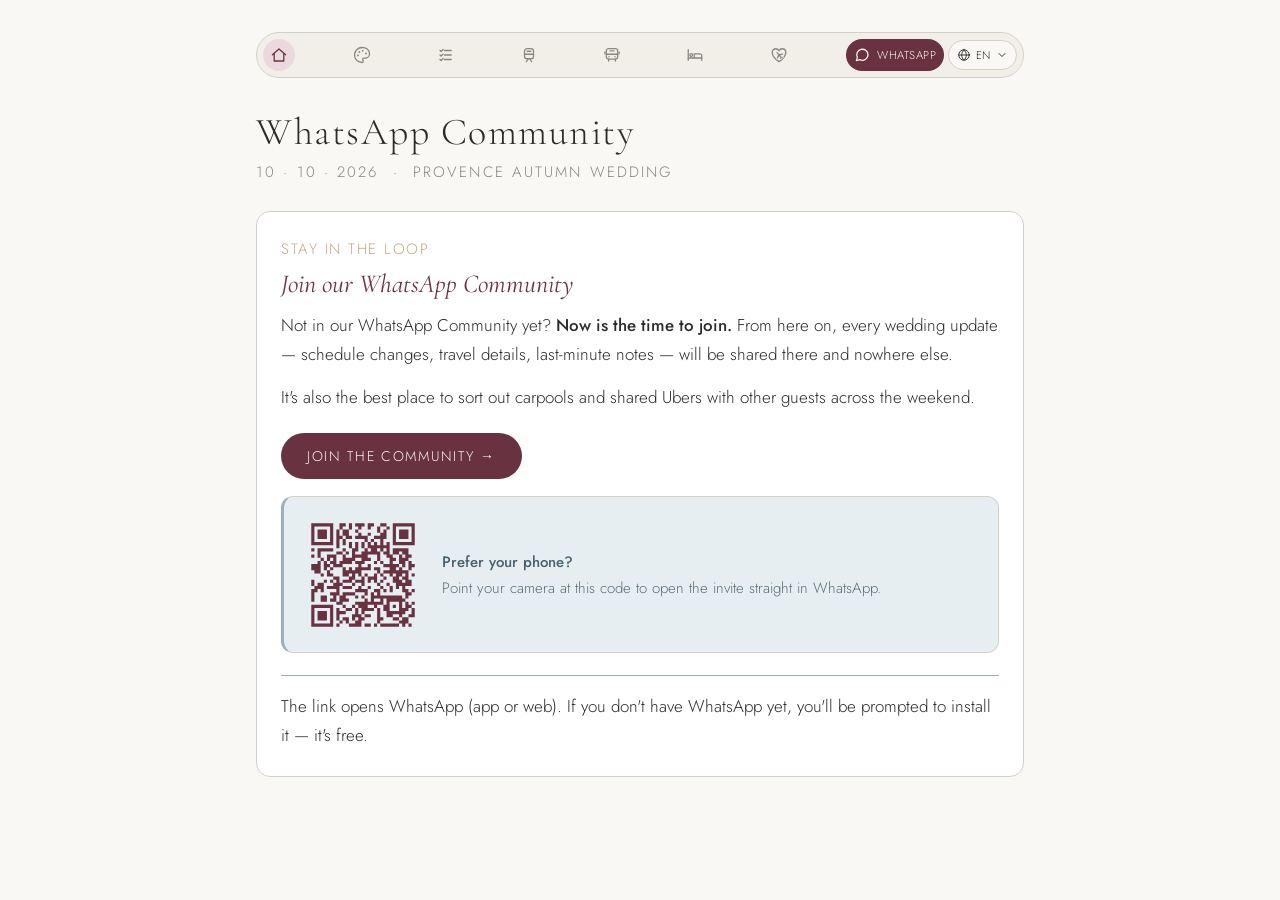
<file: whatsapp.html>
<!DOCTYPE html>
<html lang="en">
<head>
<meta charset="UTF-8">
<meta name="viewport" content="width=device-width, initial-scale=1.0">
<title data-i18n="doc.whatsapp">J&J Wedding — WhatsApp Community</title>
<link href="https://fonts.googleapis.com/css2?family=Cormorant+Garamond:ital,wght@0,300;0,400;1,300;1,400&family=Jost:wght@300;400&family=Noto+Sans+KR:wght@300;400&family=Poor+Story&display=swap" rel="stylesheet">
<link rel="stylesheet" href="css/styles.css">
</head>
<body>
<div class="wrap">

  <nav class="site-nav">
    <div class="site-nav__links">
      <a class="site-nav__item site-nav__item--home" href="index.html" aria-label="Home" data-i18n-aria="nav.home">
        <svg viewBox="0 0 24 24" fill="none" stroke="currentColor" stroke-width="1.7" stroke-linecap="round" stroke-linejoin="round" aria-hidden="true"><path d="M3.2 11.8 12 4l8.8 7.8"/><path d="M5.6 10.2V20h12.8v-9.8"/></svg>
        <span class="site-nav__label" data-i18n="nav.home">Home</span>
      </a>
      <a class="site-nav__item" href="color-coding.html" aria-label="Color coding" data-i18n-aria="nav.colors">
        <svg viewBox="0 0 24 24" fill="none" stroke="currentColor" stroke-width="1.7" stroke-linecap="round" stroke-linejoin="round" aria-hidden="true"><path d="M12 2C6.5 2 2 6.5 2 12s4.5 10 10 10c.93 0 1.7-.77 1.7-1.7 0-.44-.17-.84-.45-1.15-.28-.3-.45-.7-.45-1.15 0-.93.77-1.7 1.7-1.7H16c3.3 0 6-2.7 6-6 0-4.97-4.5-8.6-10-8.6Z"/><circle cx="8.5" cy="8" r="1.2" fill="currentColor" stroke="none"/><circle cx="13" cy="6.4" r="1.2" fill="currentColor" stroke="none"/><circle cx="6.6" cy="12.6" r="1.2" fill="currentColor" stroke="none"/><circle cx="17.3" cy="10" r="1.2" fill="currentColor" stroke="none"/></svg>
        <span class="site-nav__label" data-i18n="nav.colors">Color coding</span>
      </a>
      <a class="site-nav__item" href="checklist.html" aria-label="Guest checklist" data-i18n-aria="nav.checklist">
        <svg viewBox="0 0 24 24" fill="none" stroke="currentColor" stroke-width="1.7" stroke-linecap="round" stroke-linejoin="round" aria-hidden="true"><path d="M10 6h9"/><path d="M10 12h9"/><path d="M10 18h9"/><path d="m4 6 1.4 1.4L8.2 4.6"/><path d="m4 12 1.4 1.4L8.2 10.6"/><path d="m4 18 1.4 1.4L8.2 16.6"/></svg>
        <span class="site-nav__label" data-i18n="nav.checklist">Guest checklist</span>
      </a>
      <a class="site-nav__item" href="train.html" aria-label="Group train" data-i18n-aria="nav.train">
        <svg viewBox="0 0 24 24" fill="none" stroke="currentColor" stroke-width="1.7" stroke-linecap="round" stroke-linejoin="round" aria-hidden="true"><rect x="6" y="3.5" width="12" height="13.5" rx="3.5"/><path d="M6.5 11h11"/><path d="M9.5 7h5"/><path d="M8.5 21l2-3M15.5 21l-2-3"/></svg>
        <span class="site-nav__label" data-i18n="nav.train">Group train</span>
      </a>
      <a class="site-nav__item" href="shuttle.html" aria-label="Shuttle" data-i18n-aria="nav.shuttle">
        <svg viewBox="0 0 24 24" fill="none" stroke="currentColor" stroke-width="1.7" stroke-linecap="round" stroke-linejoin="round" aria-hidden="true"><rect x="4.5" y="3.5" width="15" height="14" rx="2.8"/><path d="M4.5 11h15"/><path d="M9.5 6.5h5"/><circle cx="8" cy="14.3" r=".9" fill="currentColor" stroke="none"/><circle cx="16" cy="14.3" r=".9" fill="currentColor" stroke="none"/><path d="M7.5 17.5v2.6M16.5 17.5v2.6"/><path d="M2.5 8v2.5M21.5 8v2.5"/></svg>
        <span class="site-nav__label" data-i18n="nav.shuttle">Shuttle</span>
      </a>
      <a class="site-nav__item" href="onsite.html" aria-label="Accommodation" data-i18n-aria="nav.onsite">
        <svg viewBox="0 0 24 24" fill="none" stroke="currentColor" stroke-width="1.7" stroke-linecap="round" stroke-linejoin="round" aria-hidden="true"><path d="M3 5v14"/><path d="M3 16h18"/><path d="M21 19v-6a2.5 2.5 0 0 0-2.5-2.5H11V16"/><circle cx="7" cy="12" r="1.8"/></svg>
        <span class="site-nav__label" data-i18n="nav.onsite">Accommodation</span>
      </a>
      <a class="site-nav__item" href="honeymoon.html" aria-label="Honeymoon" data-i18n-aria="nav.honeymoon">
        <svg viewBox="0 0 24 24" fill="none" stroke="currentColor" stroke-width="1.8" stroke-linecap="round" stroke-linejoin="round" aria-hidden="true"><defs><mask id="hm-mask" maskUnits="userSpaceOnUse" x="-4" y="-4" width="32" height="32"><rect x="-4" y="-4" width="32" height="32" fill="#fff"/><g transform="rotate(-39 12 12)"><g transform="translate(12 12) scale(.63) translate(-12 -11.6)"><path d="M12 3c.7 0 1.2.9 1.2 2.1V10l7 4.1v2l-7-2.1v3.6l2 1.6v1.7l-3.2-1-3.2 1v-1.7l2-1.6V13.9l-7 2.1v-2l7-4.1V5.1C10.8 3.9 11.3 3 12 3Z" fill="#000" stroke="#000" stroke-width="2.8"/></g></g></mask></defs><path d="M12 20.8C12 20.8 3 14.6 3 8.5 3 5.6 5.2 3.6 7.7 3.6 9.7 3.6 11.2 4.8 12 6.3 12.8 4.8 14.3 3.6 16.3 3.6 18.8 3.6 21 5.6 21 8.5 21 14.6 12 20.8 12 20.8Z" mask="url(#hm-mask)"/><g transform="rotate(-39 12 12)"><g transform="translate(12 12) scale(.63) translate(-12 -11.6)"><path d="M12 3c.7 0 1.2.9 1.2 2.1V10l7 4.1v2l-7-2.1v3.6l2 1.6v1.7l-3.2-1-3.2 1v-1.7l2-1.6V13.9l-7 2.1v-2l7-4.1V5.1C10.8 3.9 11.3 3 12 3Z" fill="currentColor" stroke="none"/></g></g></svg>
        <span class="site-nav__label" data-i18n="nav.honeymoon">Honeymoon</span>
      </a>
      <a class="site-nav__item is-active" href="whatsapp.html" aria-label="WhatsApp" data-i18n-aria="nav.whatsapp" aria-current="page">
        <svg viewBox="0 0 24 24" fill="none" stroke="currentColor" stroke-width="1.7" stroke-linecap="round" stroke-linejoin="round" aria-hidden="true"><path d="M20 11.5a7.5 7.5 0 0 1-10.9 6.7L4.5 19.5l1.3-4.3A7.5 7.5 0 1 1 20 11.5Z"/></svg>
        <span class="site-nav__label" data-i18n="nav.whatsapp">WhatsApp</span>
      </a>
    </div>
    <div class="site-nav__lang">
      <details class="lang-menu" id="lang-switch">
        <summary class="lang-menu__toggle" aria-label="Language" data-i18n-aria="nav.lang">
          <svg class="lang-menu__globe" viewBox="0 0 24 24" fill="none" stroke="currentColor" stroke-width="1.6" stroke-linecap="round" stroke-linejoin="round" aria-hidden="true"><circle cx="12" cy="12" r="9"/><path d="M3 12h18"/><path d="M12 3c2.6 2.7 3.9 5.9 3.9 9S14.6 18.3 12 21c-2.6-2.7-3.9-5.9-3.9-9S9.4 5.7 12 3Z"/></svg>
          <span class="lang-menu__code" data-lang-code>EN</span>
          <svg class="lang-menu__chev" viewBox="0 0 24 24" fill="none" stroke="currentColor" stroke-width="1.9" stroke-linecap="round" stroke-linejoin="round" aria-hidden="true"><path d="m6 9 6 6 6-6"/></svg>
        </summary>
        <div class="lang-menu__list" role="menu">
          <button type="button" class="lang-btn" data-lang="en">English</button>
          <button type="button" class="lang-btn" data-lang="fr">Français</button>
          <button type="button" class="lang-btn" data-lang="ko">한국어</button>
        </div>
      </details>
    </div>
  </nav>

  <h1 id="page-title" data-i18n="page.wa.h1">WhatsApp Community</h1>
  <div class="sub" data-i18n="sub.date">10 · 10 · 2026 &nbsp;·&nbsp; Provence Autumn Wedding</div>

  <div id="content">

  <!-- ENGLISH -->
  <div class="lang-section-content visible" data-lang="en">
  <section class="action-section">
    <div class="action-eyebrow">Stay in the loop</div>
    <h2>Join our WhatsApp Community</h2>
    <p>Not in our WhatsApp Community yet? <strong>Now is the time to join.</strong> From here on, every wedding update — schedule changes, travel details, last-minute notes — will be shared there and nowhere else.</p>
    <p>It's also the best place to sort out carpools and shared Ubers with other guests across the weekend.</p>
    <a class="action-cta" href="https://chat.whatsapp.com/GgbQjaDND9yK7xScs3xpnb" target="_blank" rel="noopener">Join the community <span class="arr">&rarr;</span></a>
    <div class="qr-card">
      <img src="images/qr-whatsapp.svg" alt="QR code linking to the J&amp;J WhatsApp Community invite">
      <div class="qr-card-text"><strong>Prefer your phone?</strong>Point your camera at this code to open the invite straight in WhatsApp.</div>
    </div>
    <p class="action-note">The link opens WhatsApp (app or web). If you don't have WhatsApp yet, you'll be prompted to install it — it's free.</p>
  </section>
  </div>

  <!-- FRENCH -->
  <div class="lang-section-content" data-lang="fr">
  <section class="action-section">
    <div class="action-eyebrow">Restez informés</div>
    <h2>Rejoignez notre communauté WhatsApp</h2>
    <p>Vous n'avez pas encore rejoint notre communauté WhatsApp ? <strong>C'est maintenant qu'il faut la rejoindre.</strong> Désormais, toutes les informations sur le mariage — changements de programme, détails de transport, notes de dernière minute — y seront partagées, et nulle part ailleurs.</p>
    <p>C'est aussi le meilleur endroit pour organiser les covoiturages et les Uber partagés avec les autres invités pendant le week-end.</p>
    <a class="action-cta" href="https://chat.whatsapp.com/GgbQjaDND9yK7xScs3xpnb" target="_blank" rel="noopener">Rejoindre la communauté <span class="arr">&rarr;</span></a>
    <div class="qr-card">
      <img src="images/qr-whatsapp.svg" alt="QR code vers l'invitation à la communauté WhatsApp de J&amp;J">
      <div class="qr-card-text"><strong>Vous préférez votre téléphone ?</strong>Visez ce code avec votre appareil photo pour ouvrir l'invitation directement dans WhatsApp.</div>
    </div>
    <p class="action-note">Le lien ouvre WhatsApp (application ou web). Si vous n'avez pas encore WhatsApp, il vous sera proposé de l'installer — c'est gratuit.</p>
  </section>
  </div>

  <!-- KOREAN -->
  <div class="lang-section-content" data-lang="ko">
  <section class="action-section">
    <div class="action-eyebrow">최신 소식 받기</div>
    <h2>WhatsApp 커뮤니티에 참여하세요</h2>
    <p>아직 저희 WhatsApp 커뮤니티에 참여하지 않으셨나요? <strong>지금 참여해 주세요.</strong> 앞으로 결혼식 관련 모든 안내 — 일정 변경, 이동 정보, 막바지 공지 — 는 오직 이 커뮤니티를 통해서만 공유됩니다.</p>
    <p>주말 동안 다른 하객들과 카풀이나 Uber 동승을 정할 때도 이곳이 가장 좋습니다.</p>
    <a class="action-cta" href="https://chat.whatsapp.com/GgbQjaDND9yK7xScs3xpnb" target="_blank" rel="noopener">커뮤니티 참여하기 <span class="arr">&rarr;</span></a>
    <div class="qr-card">
      <img src="images/qr-whatsapp.svg" alt="J&amp;J WhatsApp 커뮤니티 초대 링크 QR 코드">
      <div class="qr-card-text"><strong>휴대폰으로 참여하시겠어요?</strong>카메라로 이 코드를 비추면 WhatsApp에서 초대장이 바로 열립니다.</div>
    </div>
    <p class="action-note">링크를 누르면 WhatsApp(앱 또는 웹)이 열립니다. WhatsApp이 없으시면 설치 안내가 표시됩니다 — 무료입니다.</p>
  </section>
  </div>

  </div>

</div>

<script src="js/site.js"></script>
</body>
</html>
</file>
<file: css/styles.css>
:root {
  --burg: #683240;
  --burg-pale: #EADADE;
  --blue: #96B1C0;
  --blue-pale: #E7EEF2;
  --gold: #C6A882;
  --ivory: #FAF4EF;
  --stone: #D3D1C7;
  --bg: #FAF8F5;
  --surface: #F1EFE8;
  --text: #2C2C2A;
  --muted: #888780;
}

* { box-sizing: border-box; margin: 0; padding: 0; }
html { -webkit-text-size-adjust: 100%; overflow-x: hidden; }
body {
  background: var(--bg);
  font-family: 'Jost', 'Noto Sans KR', sans-serif;
  font-weight: 300;
  min-height: 100vh;
  overflow-x: hidden;
}

.wrap { max-width: 800px; width: 100%; margin: 0 auto; padding: 2rem 1rem 3rem; }

/* HEADER */
h1 {
  font-family: 'Cormorant Garamond', serif;
  font-size: clamp(30px, 6vw, 38px);
  font-weight: 300;
  color: var(--text);
  letter-spacing: .04em;
  line-height: 1.2;
  margin-bottom: 5px;
}
.sub {
  font-size: 15px;
  color: var(--muted);
  letter-spacing: .14em;
  text-transform: uppercase;
  margin-bottom: 1.8rem;
}

/* LANGUAGE SWITCHER */
.lang-switch { display: flex; gap: 6px; margin-bottom: 1.4rem; }
.lang-btn {
  padding: 5px 12px;
  border-radius: 20px;
  font-size: 14px;
  letter-spacing: .08em;
  text-transform: uppercase;
  cursor: pointer;
  border: 0.5px solid #ccc;
  color: var(--muted);
  background: transparent;
  font-family: 'Jost', sans-serif;
  transition: border-color .15s, color .15s;
  -webkit-tap-highlight-color: transparent;
}
.lang-btn.active { border-color: var(--text); color: var(--text); }

/* TABS */
.tabs-wrap { margin-bottom: 1.4rem; }
.tabs-row { display: flex; flex-direction: column; gap: 4px; margin-bottom: 10px; }
.tabs-row:last-child { margin-bottom: 0; }
.tabs-row-label { font-size: 13px; letter-spacing: .12em; text-transform: uppercase; color: var(--muted); }
.tabs { display: flex; gap: 8px; }
.tab {
  flex: 1;
  padding: 9px 8px;
  border-radius: 20px;
  font-size: 15px;
  letter-spacing: .06em;
  text-transform: uppercase;
  cursor: pointer;
  border: 0.5px solid #ccc;
  color: var(--muted);
  background: transparent;
  transition: border-color .15s, color .15s;
  font-family: 'Jost', sans-serif;
  text-align: center;
  -webkit-tap-highlight-color: transparent;
}
.tab.active { background: transparent; }
.tab-swatch {
  width: 8px;
  height: 8px;
  border-radius: 50%;
  display: inline-block;
  margin-right: 4px;
  vertical-align: middle;
  flex-shrink: 0;
}

/* BADGE */
.badge {
  display: inline-block;
  font-size: 14px;
  letter-spacing: .08em;
  text-transform: uppercase;
  padding: 4px 11px;
  border-radius: 20px;
  margin-bottom: 12px;
}
.badge-classic { background: #EAE6E0; color: #5A4E44; }
.badge-bold { background: var(--burg-pale); color: var(--burg); }
.badge-azure { background: var(--blue-pale); color: #47606D; }

.outfit-wrap { display: block; }

/* HERO CARD */
.outfit-hero {
  background: var(--surface);
  border-radius: 16px;
  border: 0.5px solid var(--stone);
  padding: 1.4rem 1rem 1rem;
  margin-bottom: 1.2rem;
  display: flex;
  flex-direction: column;
  gap: 1rem;
}
@media (min-width: 500px) {
  .outfit-hero { flex-direction: row; align-items: flex-start; padding: 1.4rem; gap: 1.4rem; }
}

/* Avatar pair */
.fig-wrap { display: flex; flex-direction: row; align-items: flex-end; gap: 10px; flex-shrink: 0; }
.avatar-col { display: flex; flex-direction: column; align-items: center; gap: 6px; }
.avatar-label { font-size: 13px; letter-spacing: .10em; text-transform: uppercase; color: var(--muted); text-align: center; }

/* Colour dots */
.dots-group { margin-top: .6rem; }
.dots-group + .dots-group { margin-top: .4rem; }
.dots-who { font-size: 13px; letter-spacing: .10em; text-transform: uppercase; color: var(--muted); margin-bottom: 3px; }
.colour-dots { display: flex; flex-wrap: wrap; gap: 8px; }
.cdot-wrap { display: flex; align-items: center; gap: 5px; }
.cdot { width: 24px; height: 24px; border-radius: 50%; border: 0.5px solid rgba(0,0,0,.08); flex-shrink: 0; }
.cdot-label { font-size: 15px; color: var(--muted); }

.hero-text { flex: 1; }
.hero-name {
  font-family: 'Cormorant Garamond', serif;
  font-size: clamp(24px, 4vw, 29px);
  font-weight: 300;
  color: var(--text);
  margin-bottom: 4px;
}
.hero-tagline { font-size: 16px; color: var(--muted); line-height: 1.65; }

/* PIECES */
.pieces-header { display: flex; align-items: center; justify-content: space-between; margin: 1.4rem 0 .7rem; }
.pieces-title { font-size: 14px; letter-spacing: .14em; text-transform: uppercase; color: var(--gold); }
.ptabs { display: flex; gap: 4px; }
.ptab {
  padding: 4px 12px;
  border-radius: 20px;
  font-size: 14px;
  letter-spacing: .06em;
  text-transform: uppercase;
  cursor: pointer;
  border: 0.5px solid #ccc;
  color: var(--muted);
  background: transparent;
  transition: all .15s;
  font-family: 'Jost', sans-serif;
  -webkit-tap-highlight-color: transparent;
}
.ptab.active { background: var(--text); color: #fff; border-color: var(--text); }

.piece-list { display: flex; flex-direction: column; gap: 8px; }
.piece-list.hidden { display: none; }
.piece-card {
  background: #fff;
  border: 0.5px solid var(--stone);
  border-radius: 12px;
  padding: 11px 13px;
  display: flex;
  align-items: center;
  gap: 12px;
}
.piece-swatch { width: 38px; height: 38px; border-radius: 8px; flex-shrink: 0; border: 0.5px solid rgba(0,0,0,.07); }
.piece-text { flex: 1; min-width: 0; }
.piece-name { font-size: 17px; color: var(--text); font-weight: 400; margin-bottom: 2px; }
.piece-desc { font-size: 15px; color: var(--muted); line-height: 1.55; }

/* MOBILE OVERRIDES */
@media (max-width: 499px) {
  .avatar-col svg { width: 72px; height: 120px; }
  .tab { padding: 6px 4px; font-size: 13px; letter-spacing: .04em; white-space: normal; line-height: 1.3; }
  .tab-swatch { display: none; }
  .tabs { gap: 4px; }
  .fig-wrap { align-self: center; }
}

/* SITE NAV — one row, never wraps: an icon per section, label unfurls on hover;
   the current page shows its label; a single language menu sits at the far end. */
.site-nav {
  display: flex;
  flex-wrap: nowrap;
  align-items: center;
  gap: 4px;
  width: 100%;
  padding: 6px;
  margin-bottom: 2rem;
  background: var(--surface);
  border: 0.5px solid var(--stone);
  border-radius: 999px;
}
.site-nav__links {
  display: flex;
  flex-wrap: nowrap;
  align-items: center;
  justify-content: space-between;
  gap: 2px;
  flex: 1 1 auto;
  min-width: 0;
}
.site-nav__item {
  display: inline-flex;
  align-items: center;
  flex-shrink: 0;
  padding: 7px;
  border-radius: 999px;
  color: var(--muted);
  text-decoration: none;
  transition: background-color .18s ease, color .18s ease;
  -webkit-tap-highlight-color: transparent;
}
.site-nav__item svg { width: 18px; height: 18px; display: block; flex-shrink: 0; }
.site-nav__item:hover { color: var(--text); background: var(--burg-pale); }
.site-nav__item.is-active { color: var(--ivory); background: var(--burg); }
.site-nav__item.is-active:hover { color: var(--ivory); }

/* Home is the anchor of the whole site — it always carries the burgundy */
.site-nav__item--home { color: var(--burg); background: var(--burg-pale); }
.site-nav__item--home:hover,
.site-nav__item--home.is-active { color: var(--ivory); background: var(--burg); }
.site-nav__label {
  max-width: 0;
  overflow: hidden;
  opacity: 0;
  white-space: nowrap;
  font-family: 'Jost', 'Noto Sans KR', sans-serif;
  font-size: 11.5px;
  letter-spacing: .05em;
  text-transform: uppercase;
  transition: max-width .3s cubic-bezier(.16,1,.3,1), opacity .22s ease, margin-left .3s cubic-bezier(.16,1,.3,1);
}
.site-nav__item:hover .site-nav__label,
.site-nav__item:focus-visible .site-nav__label,
.site-nav__item.is-active .site-nav__label {
  max-width: 10em;
  opacity: 1;
  margin-left: 6px;
}

/* Language menu — one button, always visible, opens a short list */
.site-nav__lang { margin-left: auto; flex-shrink: 0; }
.lang-menu { position: relative; }
.lang-menu__toggle {
  display: inline-flex;
  align-items: center;
  gap: 5px;
  padding: 6px 8px;
  border-radius: 999px;
  border: 0.5px solid var(--stone);
  background: var(--bg);
  color: var(--text);
  font-family: 'Jost', 'Noto Sans KR', sans-serif;
  font-size: 11px;
  letter-spacing: .06em;
  cursor: pointer;
  list-style: none;
  white-space: nowrap;
  -webkit-tap-highlight-color: transparent;
}
.lang-menu__toggle::-webkit-details-marker { display: none; }
.lang-menu__toggle svg { display: block; flex-shrink: 0; }
.lang-menu__globe { width: 14px; height: 14px; }
.lang-menu__chev { width: 12px; height: 12px; transition: transform .2s ease; }
.lang-menu[open] .lang-menu__chev { transform: rotate(180deg); }
.lang-menu__list {
  position: absolute;
  right: 0;
  top: calc(100% + 6px);
  z-index: 20;
  display: flex;
  flex-direction: column;
  gap: 2px;
  padding: 4px;
  min-width: 132px;
  background: #fff;
  border: 0.5px solid var(--stone);
  border-radius: 12px;
  box-shadow: 0 14px 30px -14px rgba(104, 50, 64, .38);
}
.lang-menu__list .lang-btn {
  width: 100%;
  text-align: left;
  border: 0;
  border-radius: 8px;
  padding: 8px 10px;
  font-family: 'Jost', 'Noto Sans KR', sans-serif;
  font-size: 13px;
  letter-spacing: .03em;
  text-transform: none;
  color: var(--text);
  background: transparent;
  cursor: pointer;
  transition: background-color .15s ease, color .15s ease;
}
.lang-menu__list .lang-btn:hover { background: var(--burg-pale); }
.lang-menu__list .lang-btn.active { background: var(--burg); color: var(--ivory); }

.site-nav a:focus-visible,
.site-nav summary:focus-visible,
.site-nav button:focus-visible {
  outline: 2px solid var(--burg);
  outline-offset: 2px;
}

/* No hover on touch — keep every inactive item icon-only so the row still fits */
@media (hover: none) {
  .site-nav__item:not(.is-active) .site-nav__label { max-width: 0; opacity: 0; margin-left: 0; }
}
/* Very narrow: drop even the active label, keep the highlight, and tighten the
   row so all seven icons plus the language menu still fit on one line at 320px */
@media (max-width: 400px) {
  .site-nav__item.is-active .site-nav__label { max-width: 0; opacity: 0; margin-left: 0; }
  .site-nav { gap: 2px; padding: 5px; }
  .site-nav__item { padding: 5px; }
  .site-nav__item svg { width: 16px; height: 16px; }
  .lang-menu__toggle { gap: 4px; padding: 5px 7px; }
}
@media (prefers-reduced-motion: reduce) {
  .site-nav__label { transition: none; }
}

/* ===================================================================
   HOMEPAGE
   =================================================================== */

/* HERO */
.home-hero { text-align: center; margin: .5rem 0 3.4rem; }
.home-hero .heart { font-size: 29px; margin-bottom: .6rem; }
.home-frame {
  position: relative;
  width: min(248px, 64vw);
  aspect-ratio: 357 / 501;
  margin: 0 auto 1.6rem;
}
.home-frame__photo {
  position: absolute;
  left: 50%;
  top: 13.5%;
  width: 62%;
  height: 72%;
  transform: translateX(-50%);
  object-fit: cover;
  object-position: center;
  border-radius: 999px;
  display: block;
}
.home-frame__art {
  position: absolute;
  inset: 0;
  width: 100%;
  height: 100%;
  pointer-events: none;
}
.home-hero h1 {
  font-size: clamp(34px, 8vw, 48px);
  letter-spacing: .03em;
  margin-bottom: .9rem;
}
.home-hero .sub {
  margin-bottom: 0;
  font-size: 13px;
  letter-spacing: .2em;
}
.home-hero .home-weekend {
  font-family: 'Cormorant Garamond', serif;
  font-style: italic;
  font-size: 19px;
  line-height: 1.4;
  color: var(--burg);
  max-width: 24em;
  margin: 1rem auto 0;
  text-wrap: balance;
  word-break: keep-all; /* Korean: break between words, never inside one */
}
/* the date and day phrases stay whole on one line */
.home-hero .home-weekend strong { font-weight: 600; white-space: nowrap; }

/* SHARED SECTION HEADING */
.home-section-title {
  font-family: 'Cormorant Garamond', serif;
  font-style: italic;
  font-weight: 400;
  font-size: 26px;
  color: var(--burg);
  margin-bottom: .9rem;
  letter-spacing: .01em;
}
/* Recurring grace note before every section title — the amplified version is the countdown ornament */
.home-title-mark {
  display: inline-block;
  color: var(--gold);
  font-style: normal;
  font-size: .68em;
  margin-right: .6ch;
  vertical-align: .14em;
}

/* COUNTDOWN */
.home-countdown {
  position: relative;
  text-align: center;
  margin: 0 0 3.4rem;
  padding: 2.4rem 1.2rem 2.2rem;
  border-radius: 18px;
  border: 0.5px solid var(--stone);
  /* Wash blended from our two colours: dusty blue -> warm white -> deep burgundy */
  background:
    radial-gradient(78% 52% at 50% 54%, rgba(255, 255, 255, .92), rgba(255, 255, 255, 0) 72%),
    linear-gradient(142deg, #D8E4EA 0%, #F6EFEE 48%, #E3CDD3 100%);
  overflow: hidden;
}
/* Inner hairline frame — a formal invitation border */
.home-countdown::before {
  content: "";
  position: absolute;
  inset: 9px;
  border: 1px solid rgba(104, 50, 64, .26);
  border-radius: 12px;
  pointer-events: none;
}

.countdown-ornament {
  display: flex;
  align-items: center;
  justify-content: center;
  gap: 12px;
  margin-bottom: .7rem;
}
.countdown-ornament .cd-rule {
  display: block;
  width: clamp(28px, 12vw, 64px);
  height: 1px;
  background: linear-gradient(90deg, transparent, var(--blue));
}
.countdown-ornament .cd-rule.right { transform: scaleX(-1); }
.countdown-ornament .cd-star { width: 15px; height: 15px; flex-shrink: 0; }

.countdown-title { margin-bottom: 1.5rem; font-size: 27px; }

.countdown-row {
  display: flex;
  flex-wrap: wrap;
  justify-content: center;
  align-items: stretch;
  gap: clamp(7px, 2.4vw, 15px);
}
.countdown-unit {
  display: flex;
  flex-direction: column;
  align-items: center;
  gap: .5rem;
  min-width: clamp(56px, 18vw, 92px);
  padding: .95rem .5rem .7rem;
  background: #fff;
  border: 0.5px solid var(--stone);
  border-radius: 14px;
  box-shadow: 0 8px 22px -14px rgba(104, 50, 64, .32);
}
.countdown-num {
  font-family: 'Cormorant Garamond', serif;
  font-weight: 400;
  font-size: clamp(34px, 11vw, 56px);
  line-height: 1;
  color: var(--burg);
  font-variant-numeric: tabular-nums;
}
.countdown-label {
  font-size: 9.5px;
  letter-spacing: .15em;
  text-transform: uppercase;
  color: var(--burg);
  opacity: .72;
}
.countdown-foot {
  margin-top: 1.4rem;
  font-family: 'Cormorant Garamond', serif;
  font-style: italic;
  font-size: 17px;
  color: var(--muted);
}
.countdown-done {
  font-family: 'Cormorant Garamond', serif;
  font-style: italic;
  font-size: clamp(24px, 6vw, 32px);
  color: var(--burg);
}

/* LOCATION + MAP — shares the framed-panel shell with .home-before */
.home-location {
  position: relative;
  margin-top: 3.4rem;
  background: #fff;
  border: 0.5px solid var(--stone);
  border-radius: 18px;
  padding: 1.6rem 1.5rem;
}
/* Everything outside the map follows the Google Maps link (stretched via the
   link's ::after). The map embed stays interactive by sitting above the overlay. */
.home-location .home-link::after {
  content: "";
  position: absolute;
  inset: 0;
  border-radius: inherit;
}
.home-location .home-map { z-index: 1; }
/* Blue rule brackets the heading block on hover/focus — matches .before-item */
.home-location-head { position: relative; }
.home-location-head::before,
.home-location-head::after {
  content: "";
  position: absolute;
  top: .1rem;
  bottom: .1rem;
  width: 2px;
  border-radius: 1px;
  background: var(--blue);
  opacity: 0;
  transform: scaleY(.4);
  pointer-events: none;
  transition: opacity .18s ease-out, transform .18s ease-out;
}
.home-location-head::before { left: -.75rem; }
.home-location-head::after { right: -.75rem; }
.home-location:hover .home-location-head::before,
.home-location:hover .home-location-head::after,
.home-location:focus-within .home-location-head::before,
.home-location:focus-within .home-location-head::after { opacity: 1; transform: scaleY(1); }
.home-location:hover .home-link { border-color: var(--burg); }
.home-location:hover .home-link .arr { transform: translateX(3px); }
.home-venue {
  font-family: 'Cormorant Garamond', serif;
  font-size: 22px;
  color: var(--text);
  line-height: 1.3;
}
.home-venue-town { font-size: 15px; color: var(--muted); margin-top: 2px; }
.home-map {
  position: relative;
  margin-top: 1.1rem;
  border-radius: 14px;
  overflow: hidden;
  border: 0.5px solid var(--stone);
  aspect-ratio: 16 / 10;
  background: var(--surface);
}
.home-map iframe {
  width: 100%;
  height: 100%;
  border: 0;
  display: block;
  filter: sepia(.14) saturate(.9) contrast(1.02);
}
@media (max-width: 499px) { .home-map { aspect-ratio: 4 / 3; } }

/* INLINE ARROW LINK */
.home-link {
  display: inline-flex;
  align-items: baseline;
  gap: .5ch;
  margin-top: 1.1rem;
  font-size: 13px;
  letter-spacing: .12em;
  text-transform: uppercase;
  color: var(--burg);
  text-decoration: none;
  border-bottom: 1px solid transparent;
  transition: border-color .15s;
}
.home-link .arr { transition: transform .18s ease-out; }
.home-link:hover { border-color: var(--burg); }
.home-link:hover .arr { transform: translateX(3px); }

/* BEFORE THE WEDDING */
.home-before {
  margin-top: 3.4rem;
  background: #fff;
  border: 0.5px solid var(--stone);
  border-radius: 18px;
  padding: 1.6rem 1.5rem .6rem;
}
.home-before .home-section-title { margin-bottom: .3rem; }
.before-item {
  position: relative;
  display: block;
  padding: 1.2rem 0;
  border-top: 1px solid var(--stone);
  text-decoration: none;
  color: var(--text);
}
.home-before .home-section-title + .before-item { border-top: 0; }
.before-item:first-of-type { border-top: 0; }
/* Whole subsection is one link — a blue rule brackets each side on hover/focus */
.before-item::before,
.before-item::after {
  content: "";
  position: absolute;
  top: .95rem;
  bottom: .95rem;
  width: 2px;
  border-radius: 1px;
  background: var(--blue);
  opacity: 0;
  transform: scaleY(.4);
  transition: opacity .18s ease-out, transform .18s ease-out;
}
.before-item::before { left: -.75rem; }
.before-item::after { right: -.75rem; }
.before-item:hover::before,
.before-item:hover::after,
.before-item:focus-visible::before,
.before-item:focus-visible::after { opacity: 1; transform: scaleY(1); }
.before-title {
  font-size: 16px;
  font-weight: 500;
  color: var(--text);
  margin-bottom: 4px;
  transition: color .15s;
}
.before-desc { font-size: 15px; line-height: 1.65; color: var(--muted); }
.before-desc strong { color: var(--text); font-weight: 500; }
.before-item .home-link { margin-top: .7rem; }
.before-item:hover .before-title,
.before-item:focus-visible .before-title { color: var(--burg); }
.before-item:hover .home-link,
.before-item:focus-visible .home-link { border-color: var(--burg); }
.before-item:hover .home-link .arr { transform: translateX(3px); }

/* HOME FOOTER */
.home-foot {
  text-align: center;
  margin-top: 3.2rem;
  font-family: 'Cormorant Garamond', serif;
  font-style: italic;
  font-size: 19px;
  color: var(--muted);
}

/* ENTRANCE — one authored moment: the top of the page settles in */
@media (prefers-reduced-motion: no-preference) {
  .home-hero, .home-countdown { animation: home-rise .8s cubic-bezier(.16,1,.3,1) both; }
  .home-countdown { animation-delay: .12s; }
  .countdown-unit { animation: digit-settle .7s cubic-bezier(.16,1,.3,1) both; }
  .countdown-unit:nth-child(1) { animation-delay: .22s; }
  .countdown-unit:nth-child(2) { animation-delay: .30s; }
  .countdown-unit:nth-child(3) { animation-delay: .38s; }
  .countdown-unit:nth-child(4) { animation-delay: .46s; }
}
@keyframes home-rise {
  from { opacity: 0; transform: translateY(14px); }
  to   { opacity: 1; transform: translateY(0); }
}
@keyframes digit-settle {
  from { opacity: 0; transform: translateY(10px); filter: blur(6px); }
  to   { opacity: 1; transform: translateY(0); filter: blur(0); }
}

/* CHECKLIST PAGE */
.checklist-section {
  background: #fff;
  border: 0.5px solid var(--stone);
  border-radius: 14px;
  padding: 1.3rem 1.4rem;
  margin-bottom: 1rem;
}
.checklist-section h2 {
  font-family: 'Cormorant Garamond', serif;
  font-style: italic;
  font-weight: 400;
  color: var(--burg);
  font-size: 26px;
  margin-bottom: 12px;
}
.checklist-subtitle { font-size: 15px; letter-spacing: .1em; text-transform: uppercase; color: var(--gold); margin: -6px 0 12px; }
.checklist-section ul { padding-left: 1.2rem; }
.checklist-section li { margin: 10px 0; font-size: 17px; line-height: 1.65; color: var(--text); }
.checklist-section li ul { margin-top: 6px; }
.checklist-section li strong { font-weight: 500; }
.checklist-section a { color: var(--burg); font-weight: 500; overflow-wrap: anywhere; }
/* On-site / off-site groups inside a day */
.stay { margin-top: 1rem; padding: .8rem 1rem .9rem; border-radius: 10px; border-left: 3px solid var(--stay-accent); background: var(--stay-bg); }
.stay--on  { --stay-accent: var(--blue); --stay-bg: var(--blue-pale); --stay-ink: #4A6878; }
.stay--off { --stay-accent: var(--burg); --stay-bg: var(--burg-pale); --stay-ink: var(--burg); }
.stay__label { margin: 0 0 2px; font-family: 'Jost', sans-serif; font-weight: 400; font-size: 14px; letter-spacing: .12em; text-transform: uppercase; color: var(--stay-ink); }
.stay ul { margin: 0; }
.stay li:first-child { margin-top: 6px; }
.stay li:last-child { margin-bottom: 0; }
.lang-section-content[data-lang="ko"] .stay__label { font-family: inherit; font-size: 16px; letter-spacing: .04em; text-transform: none; }
.lang-section-content { display: none; }
.lang-section-content.visible { display: block; }
.lang-section-content[data-lang="ko"] { font-family: 'Poor Story', 'Noto Sans KR', sans-serif; }
.lang-section-content[data-lang="ko"] h2 { font-family: 'Poor Story', 'Noto Sans KR', sans-serif; font-style: normal; font-size: 28px; }
.lang-section-content[data-lang="ko"] li { font-size: 18px; }

/* ACTION PAGES — WhatsApp community, honeymoon fund */
.action-section {
  background: #fff;
  border: 0.5px solid var(--stone);
  border-radius: 14px;
  padding: 1.6rem 1.5rem;
  margin-bottom: 1rem;
}
.action-section h2 {
  font-family: 'Cormorant Garamond', serif;
  font-style: italic;
  font-weight: 400;
  color: var(--burg);
  font-size: 26px;
  margin-bottom: 12px;
}
.action-section p { font-size: 17px; line-height: 1.7; color: var(--text); margin-bottom: .9rem; }
.action-section p:last-child { margin-bottom: 0; }
.action-section p strong { font-weight: 500; }
.action-eyebrow { font-size: 15px; letter-spacing: .1em; text-transform: uppercase; color: var(--gold); margin-bottom: 8px; }

.action-cta {
  display: inline-flex;
  align-items: center;
  gap: .6ch;
  margin-top: .4rem;
  padding: 13px 26px;
  border-radius: 24px;
  background: var(--burg);
  color: var(--ivory);
  font-family: 'Jost', sans-serif;
  font-size: 14px;
  letter-spacing: .12em;
  text-transform: uppercase;
  text-decoration: none;
  transition: transform .15s ease-out, box-shadow .15s ease-out;
  -webkit-tap-highlight-color: transparent;
}
.action-cta .arr { transition: transform .18s ease-out; }
.action-cta:hover { transform: translateY(-1px); box-shadow: 0 12px 26px -14px rgba(104, 50, 64, .55); }
.action-cta:hover .arr { transform: translateX(3px); }

.qr-card {
  display: flex;
  align-items: center;
  gap: 1.3rem;
  background: var(--blue-pale);
  border: 0.5px solid var(--stone);
  border-left: 3px solid var(--blue);
  border-radius: 12px;
  padding: 1.2rem 1.3rem;
  margin-top: 1.1rem;
}
.qr-card img { width: 116px; height: 116px; flex-shrink: 0; }
.qr-card-text { font-size: 15px; line-height: 1.6; color: #5A6E78; }
.qr-card-text strong { color: #47606D; font-weight: 500; display: block; margin-bottom: 2px; }
@media (max-width: 420px) {
  .qr-card { flex-direction: column; text-align: center; gap: .9rem; border-left: 0.5px solid var(--stone); border-top: 3px solid var(--blue); }
}

.action-note {
  font-size: 14px;
  line-height: 1.6;
  color: var(--muted);
  margin-top: 1.4rem;
  padding-top: 1rem;
  border-top: 1px solid var(--blue);
}
.action-section a:not(.action-cta) { color: var(--burg); font-weight: 500; overflow-wrap: anywhere; }

.lang-section-content[data-lang="ko"] .action-section h2 { font-family: 'Poor Story', 'Noto Sans KR', sans-serif; font-style: normal; font-size: 28px; }
.lang-section-content[data-lang="ko"] .action-section p { font-size: 18px; }

/* ===================================================================
   HOUSE & ROOM LOOKUP — search field + result card
   =================================================================== */
.lookup-search {
  display: flex;
  align-items: center;
  gap: .6ch;
  margin-top: 1.1rem;
  padding: 12px 16px;
  background: var(--bg);
  border: 0.5px solid var(--stone);
  border-radius: 26px;
  transition: border-color .15s;
}
.lookup-search:focus-within { border-color: var(--burg); }
.lookup-search__icon { color: var(--gold); font-size: 18px; line-height: 1; transform: rotate(45deg); }
.lookup-search input {
  flex: 1;
  min-width: 0;
  border: 0;
  background: transparent;
  font-family: 'Jost', 'Noto Sans KR', sans-serif;
  font-size: 17px;
  color: var(--text);
  outline: none;
}
.lookup-search__clear {
  border: 0;
  background: transparent;
  color: var(--muted);
  font-size: 22px;
  line-height: 1;
  cursor: pointer;
  padding: 0 4px;
  -webkit-tap-highlight-color: transparent;
}

.lookup-result { scroll-margin-top: 16px; margin-top: 1rem; display: flex; flex-direction: column; gap: 10px; }
.lookup-result__card {
  background: var(--blue-pale);
  border: 0.5px solid var(--stone);
  border-radius: 12px;
  padding: 1rem 1.1rem;
}
.lookup-result__name {
  font-family: 'Cormorant Garamond', serif;
  font-style: italic;
  font-size: 21px;
  color: var(--burg);
  margin-bottom: 8px;
}
.lookup-result__line {
  display: flex;
  flex-wrap: wrap;
  align-items: baseline;
  gap: 4px 10px;
  width: 100%;
  padding: 6px 0;
  font-family: 'Jost', 'Noto Sans KR', sans-serif;
  font-size: 16px;
  color: var(--text);
}
.lookup-result__line + .lookup-result__line { border-top: 1px solid rgba(150,177,192,.4); }
.lookup-result__label { font-size: 13px; letter-spacing: .04em; text-transform: uppercase; color: #5A6E78; }

/* Korean uses Poor Story here, as on the checklist and other pages. Poor Story runs
   small, so sizes are nudged up; italics are dropped (Hangul has no italic). */
body.lang-ko .action-eyebrow,
body.lang-ko .lookup-search input,
body.lang-ko .lookup-result__name,
body.lang-ko .lookup-result__line,
body.lang-ko .lookup-result__label,
body.lang-ko .lookup-result__desc,
body.lang-ko .room-detail li,
body.lang-ko .mini-title,
body.lang-ko .house-facts,
body.lang-ko .house-gallery figcaption,
body.lang-ko .lightbox__cap,
body.lang-ko .house-card,
body.lang-ko .house-card__name,
body.lang-ko .map-hint,
body.lang-ko .action-note,
body.lang-ko .map-caption,
body.lang-ko .map-courtyard-label,
body.lang-ko .map-pool-label { font-family: 'Poor Story', 'Noto Sans KR', sans-serif; font-style: normal; }
body.lang-ko .action-eyebrow { font-size: 17px; letter-spacing: .04em; text-transform: none; }
body.lang-ko .lookup-search input { font-size: 19px; }
body.lang-ko .lookup-result__name { font-size: 23px; }
body.lang-ko .lookup-result__line { font-size: 18px; }
body.lang-ko .lookup-result__label { font-size: 15px; letter-spacing: .02em; text-transform: none; }
body.lang-ko .lookup-result__desc p { font-size: 17px; }
body.lang-ko .room-detail li { font-size: 15px; }
body.lang-ko .mini-title { font-size: 14px; letter-spacing: .04em; text-transform: none; }
body.lang-ko .house-facts li { font-size: 16px; }
body.lang-ko .house-gallery figcaption { font-size: 13px; }
body.lang-ko .map-hint,
body.lang-ko .action-note { font-size: 15px; }
body.lang-ko .map-caption { font-size: 16px; }
body.lang-ko .map-courtyard-label,
body.lang-ko .map-pool-label { font-size: 13px; }

.lookup-result__house-dot {
  display: inline-block;
  width: 11px;
  height: 11px;
  border-radius: 50%;
  margin-right: 7px;
  flex-shrink: 0;
  vertical-align: middle;
}
.lookup-result__card--house { position: relative; }
.lookup-result__card--house .lookup-result__name { padding-right: 2rem; }
.lookup-result__card--house .lookup-result__desc { margin-top: 0; padding-top: 0; border-top: 0; }
.lookup-result__close {
  position: absolute;
  top: .55rem;
  right: .65rem;
  width: 32px;
  height: 32px;
  border: 0;
  background: transparent;
  color: var(--muted);
  font-size: 24px;
  line-height: 1;
  cursor: pointer;
  border-radius: 50%;
  -webkit-tap-highlight-color: transparent;
}
.lookup-result__close:hover { color: var(--burg); background: rgba(150,177,192,.25); }
.lookup-result__desc { margin-top: 10px; padding-top: 10px; border-top: 1px solid rgba(150,177,192,.4); }
.lookup-result__desc p { font-size: 15px; line-height: 1.65; color: var(--text); }
.lookup-result__desc p + p { margin-top: .5rem; }

/* ===================================================================
   ROOM & HOUSE DETAIL — the domaine's own photos and features, shown
   under a guest's search result
   =================================================================== */
.room-shot {
  margin: 12px 0 0;
  border-radius: 10px;
  overflow: hidden;
  background: rgba(150,177,192,.18);
}
.room-shot img {
  display: block;
  width: 100%;
  aspect-ratio: 3 / 2;
  object-fit: cover;
}

.room-detail {
  list-style: none;
  display: flex;
  flex-wrap: wrap;
  gap: 6px;
  margin: 10px 0 0;
  padding: 0;
}
.room-detail li {
  font-size: 13px;
  line-height: 1.35;
  color: var(--text);
  background: rgba(255,255,255,.75);
  border: 0.5px solid var(--stone);
  border-radius: 999px;
  padding: 4px 11px;
}

.mini-title {
  font-family: 'Jost', 'Noto Sans KR', sans-serif;
  font-size: 11px;
  font-weight: 400;
  letter-spacing: .13em;
  text-transform: uppercase;
  color: var(--muted);
  margin: 0 0 7px;
}
.house-facts {
  margin-top: 12px;
  padding-top: 10px;
  border-top: 1px solid rgba(150,177,192,.4);
}
.house-guests div { font-size: 14px; line-height: 1.7; color: var(--text); }
.house-guests b { font-weight: 500; }
.house-guests__stay { color: var(--muted); font-size: 12.5px; }
body.lang-ko .house-guests div { font-size: 16px; }
.house-facts ul { list-style: none; margin: 0; padding: 0; }
.house-facts li {
  position: relative;
  font-size: 14px;
  line-height: 1.55;
  color: var(--text);
  padding-left: 15px;
}
.house-facts li::before {
  content: "";
  position: absolute;
  left: 2px;
  top: .62em;
  width: 4px;
  height: 4px;
  border-radius: 50%;
  background: var(--stone);
}

/* Horizontal film strip of the shared spaces. No scrollbar: swipe or drag it, or use
   the arrows that appear at either end while there is more to see that way. */
.house-gallery-wrap { position: relative; }
.house-gallery {
  display: flex;
  gap: 8px;
  margin: 12px -1.1rem 0;
  padding: 0 1.1rem 4px;
  overflow-x: auto;
  scroll-snap-type: x mandatory;
  /* without this the strip snaps past its own padding and rests 1.1rem in */
  scroll-padding: 0 1.1rem;
  -webkit-overflow-scrolling: touch;
  scrollbar-width: none;
  -ms-overflow-style: none;
  cursor: grab;
}
.house-gallery::-webkit-scrollbar { display: none; }
.house-gallery.is-dragging { cursor: grabbing; scroll-snap-type: none; scroll-behavior: auto; }
.house-gallery.is-dragging img { pointer-events: none; }

.gallery-arrow {
  position: absolute;
  top: calc(50% - 9px);
  transform: translateY(-50%);
  width: 32px;
  height: 32px;
  display: flex;
  align-items: center;
  justify-content: center;
  border: 0.5px solid var(--stone);
  border-radius: 50%;
  background: rgba(250,248,245,.92);
  color: var(--text);
  cursor: pointer;
  opacity: 0;
  visibility: hidden;
  transition: opacity .25s ease, visibility .25s ease;
  z-index: 2;
}
.gallery-arrow svg { width: 15px; height: 15px; }
.gallery-arrow--prev { left: -6px; }
.gallery-arrow--next { right: -6px; }
.gallery-arrow.is-shown { opacity: 1; visibility: visible; }
.gallery-arrow:hover { background: var(--ivory); border-color: var(--gold); }
@media (hover: none) { .gallery-arrow { display: none; } }
.house-gallery figure {
  flex: 0 0 auto;
  width: 148px;
  margin: 0;
  scroll-snap-align: start;
}
.house-gallery img {
  display: block;
  width: 100%;
  aspect-ratio: 4 / 3;
  object-fit: cover;
  border-radius: 8px;
  background: rgba(150,177,192,.18);
}
.house-gallery figcaption {
  font-size: 11.5px;
  color: var(--muted);
  margin-top: 4px;
  text-align: center;
}
@media (max-width: 499px) {
  .house-gallery { margin-left: -.9rem; margin-right: -.9rem; padding-left: .9rem; padding-right: .9rem; scroll-padding: 0 .9rem; }
  .house-gallery figure { width: 132px; }
}

.room-shot img, .house-gallery img { cursor: zoom-in; }

/* ===================================================================
   LIGHTBOX — any photo on a result card opens full size here
   =================================================================== */
.lightbox {
  position: fixed;
  inset: 0;
  z-index: 100;
  display: flex;
  align-items: center;
  justify-content: center;
  padding: max(16px, env(safe-area-inset-top, 0px)) 16px max(16px, env(safe-area-inset-bottom, 0px));
  background: rgba(28,26,24,.88);
  opacity: 0;
  transition: opacity .22s ease;
}
/* the attribute alone would lose to display:flex above, and an invisible overlay would
   still be sitting over the page swallowing every click */
.lightbox[hidden] { display: none; }
.lightbox.is-open { opacity: 1; }
.lightbox__figure {
  margin: 0;
  max-width: min(1000px, 100%);
  display: flex;
  flex-direction: column;
  align-items: center;
  gap: 10px;
}
.lightbox__img {
  display: block;
  max-width: 100%;
  max-height: calc(100vh - 116px);
  object-fit: contain;
  border-radius: 6px;
  background: rgba(255,255,255,.06);
}
.lightbox__cap {
  font-family: 'Jost', 'Noto Sans KR', sans-serif;
  font-size: 13px;
  letter-spacing: .06em;
  color: rgba(250,248,245,.82);
  text-align: center;
}
.lightbox__btn {
  position: absolute;
  display: flex;
  align-items: center;
  justify-content: center;
  width: 44px;
  height: 44px;
  border: 0;
  border-radius: 50%;
  background: rgba(250,248,245,.12);
  color: var(--ivory);
  cursor: pointer;
  transition: background .2s ease;
}
.lightbox__btn:hover { background: rgba(250,248,245,.24); }
.lightbox__btn[hidden] { display: none; }
.lightbox__btn svg { width: 20px; height: 20px; }
.lightbox__close { top: max(12px, env(safe-area-inset-top, 0px)); right: 12px; }
.lightbox__nav--prev { left: 10px; top: 50%; transform: translateY(-50%); }
.lightbox__nav--next { right: 10px; top: 50%; transform: translateY(-50%); }
@media (max-width: 499px) {
  .lightbox__nav--prev { left: 6px; }
  .lightbox__nav--next { right: 6px; }
  .lightbox__img { max-height: calc(100vh - 150px); }
}

/* ===================================================================
   DOMAINE MAP — vector floor plan with house highlighting
   =================================================================== */
.domaine-map-wrap {
  margin-top: 1.1rem;
  border-radius: 14px;
  border: 0.5px solid var(--stone);
  background: #fff;
  padding: 1rem .6rem;
}
#domaine-map { display: block; width: 100%; height: auto; }

.map-house .zone {
  fill: var(--house-color);
  fill-opacity: .2;
  stroke: var(--house-color);
  stroke-opacity: .6;
  stroke-width: 1.5px;
  stroke-linejoin: round;
  transition: fill-opacity .3s ease, stroke-opacity .3s ease, stroke-width .3s ease;
}
.map-house .zone--garden { fill-opacity: .1; stroke-opacity: .4; stroke-dasharray: 4 3; }
.map-house.active .zone { fill-opacity: .58; stroke-opacity: 1; stroke-width: 2.5px; }
.map-house.active .zone--garden { fill-opacity: .3; }
.map-house.active .zone.part-off { fill-opacity: .08; stroke-opacity: .22; stroke-width: 1px; }
.domaine-map.has-active .map-house:not(.active) .zone { fill-opacity: .08; stroke-opacity: .22; }
.domaine-map.has-active .map-house:not(.active) .zone--garden { fill-opacity: .04; }
.map-house use { transition: opacity .3s ease; }

/* Houses and their captions are clickable (hover lights them up like a search does) */
.map-house, .map-label .map-caption { cursor: pointer; }
.map-label .map-caption { pointer-events: auto; }
.map-house:focus { outline: none; }
.domaine-map.has-active .map-house:not(.active) use { opacity: .25; }

.map-courtyard { fill: var(--surface); stroke: var(--stone); stroke-width: 1.5px; stroke-linejoin: round; }
.map-area.active .map-courtyard { fill: rgba(196,164,106,.35); stroke-width: 2.5px; }
.map-road { fill: none; stroke: var(--stone); stroke-width: 1.4px; stroke-linecap: round; opacity: .7; }
.map-details path { fill: none; stroke: var(--text); stroke-opacity: .3; stroke-width: 1.1px; stroke-linecap: round; stroke-linejoin: round; pointer-events: none; }
.map-details .map-detail--dashed { stroke-dasharray: 4 3; }
.map-trees path, .map-trees circle { fill: rgba(140,150,130,.12); stroke: var(--stone); stroke-width: 1px; opacity: .55; pointer-events: none; }

.map-caption {
  font-family: 'Cormorant Garamond', serif;
  font-style: italic;
  font-size: 15px;
  fill: var(--text);
  pointer-events: none;
}
.map-lead { fill: none; stroke: var(--stone); stroke-width: 1px; opacity: .8; transition: stroke .3s ease, stroke-width .3s ease, opacity .3s ease; }
.map-lead-arrowhead { fill: var(--stone); }

/* Searched house: its own label lights up in the house colour (pill behind the name,
   coloured lead-line); every other label recedes. --label-ink is set per house in JS. */
.map-label { transition: opacity .3s ease; }
.map-label__bg { fill: var(--house-color); opacity: 0; pointer-events: none; transition: opacity .3s ease; }
.map-label.active .map-label__bg { opacity: 1; }
.map-label.active .map-caption { fill: var(--label-ink, var(--text)); font-weight: 600; font-style: normal; }
.map-label.active .map-lead { stroke: var(--house-color); stroke-width: 2.2px; opacity: 1; }
.map-label.active .map-lead.part-off { opacity: 0; }
.domaine-map.has-active .map-label:not(.active) { opacity: .35; }

.map-courtyard-label, .map-pool-label {
  font-family: 'Jost', 'Noto Sans KR', sans-serif;
  font-style: italic;
  font-size: 12px;
  fill: var(--muted);
  paint-order: stroke;
  stroke: var(--surface);
  stroke-width: 3px;
  pointer-events: none;
}
.map-path { stroke: var(--stone); stroke-width: 1.5; stroke-dasharray: 4 4; fill: none; opacity: .8; }
.map-lavender-stem { stroke: #8C7BA0; stroke-width: 1.3; opacity: .55; }
.map-lavender-bud { fill: #A68FC9; opacity: .6; }

.map-hint { font-size: 13px; color: var(--muted); text-align: center; margin-top: .6rem; }

/* ===================================================================
   HOUSE DIRECTORY — full list of houses, rooms and guests
   =================================================================== */
.house-directory { display: flex; flex-direction: column; gap: 10px; }
.house-card {
  background: #fff;
  border: 0.5px solid var(--stone);
  border-radius: 10px;
  padding: .85rem 1.05rem;
}
.house-card { cursor: pointer; transition: border-color .2s ease, box-shadow .2s ease; -webkit-tap-highlight-color: transparent; }
.house-card:hover { border-color: var(--blue); box-shadow: 0 1px 8px rgba(150,177,192,.35); }
.house-card__more { margin-left: auto; font-size: 12.5px; letter-spacing: .03em; color: var(--burg); white-space: nowrap; }
body.lang-ko .house-card__more { font-size: 14px; }
.house-card__head { display: flex; align-items: baseline; flex-wrap: wrap; gap: 6px 10px; margin-bottom: 6px; }
.house-card__name { font-family: 'Cormorant Garamond', serif; font-style: italic; font-size: 19px; color: var(--text); }
.house-card__cap { font-size: 13px; color: var(--muted); }
.house-card__rooms { font-size: 14.5px; line-height: 1.75; color: var(--text); }
.house-card__rooms b { font-weight: 500; }
body.lang-ko .house-card__name { font-size: 20px; }
body.lang-ko .house-card__rooms { font-size: 16px; }

/* ===================================================================
   GROUP TRAIN PAGE
   =================================================================== */
.train-intro { margin-bottom: 1.4rem; }
body.lang-ko .action-section h2,
body.lang-ko .train-roster__label { font-family: 'Poor Story', 'Noto Sans KR', sans-serif; font-style: normal; }
body.lang-ko .action-section p,
body.lang-ko .roster__name { font-size: 18px; }
body.lang-ko .seat__name { font-size: 13px; }

/* SEARCH FIELD */
.train-search {
  display: flex;
  align-items: center;
  gap: .6ch;
  margin-top: 1.1rem;
  padding: 12px 16px;
  background: var(--bg);
  border: 0.5px solid var(--stone);
  border-radius: 26px;
  transition: border-color .15s;
}
.train-search:focus-within { border-color: var(--burg); }
.train-search__icon { color: var(--gold); font-size: 18px; line-height: 1; transform: rotate(45deg); }
.train-search input {
  flex: 1;
  min-width: 0;
  border: 0;
  background: transparent;
  font-family: 'Jost', 'Noto Sans KR', sans-serif;
  font-size: 17px;
  color: var(--text);
  outline: none;
}
.train-search__clear {
  border: 0;
  background: transparent;
  color: var(--muted);
  font-size: 22px;
  line-height: 1;
  cursor: pointer;
  padding: 0 4px;
  -webkit-tap-highlight-color: transparent;
}

/* SEARCH RESULT */
.train-result { margin-top: 1rem; display: flex; flex-direction: column; gap: 10px; }
.train-result__card {
  background: var(--blue-pale);
  border: 0.5px solid var(--stone);
  border-left: 3px solid var(--blue);
  border-radius: 12px;
  padding: 1rem 1.1rem;
}
.train-result__name {
  font-family: 'Cormorant Garamond', serif;
  font-style: italic;
  font-size: 21px;
  color: var(--burg);
  margin-bottom: 8px;
}
.train-result__line {
  display: flex;
  flex-wrap: wrap;
  align-items: baseline;
  gap: 4px 10px;
  width: 100%;
  text-align: left;
  border: 0;
  background: transparent;
  padding: 6px 0;
  cursor: pointer;
  font-family: 'Jost', 'Noto Sans KR', sans-serif;
  font-size: 16px;
  color: var(--text);
  -webkit-tap-highlight-color: transparent;
}
.train-result__line + .train-result__line { border-top: 1px solid rgba(150,177,192,.4); }
.train-result__where { font-size: 13px; letter-spacing: .04em; text-transform: uppercase; color: #5A6E78; }

/* DIRECTION SWITCH */
.train-dir {
  display: flex;
  gap: 8px;
  margin-bottom: 1.1rem;
}
.train-dir__btn {
  position: relative;
  flex: 1;
  display: flex;
  flex-direction: column;
  gap: 3px;
  align-items: flex-start;
  padding: 12px 14px;
  border-radius: 14px;
  border: 0.5px solid #ccc;
  background: transparent;
  cursor: pointer;
  font-family: 'Jost', 'Noto Sans KR', sans-serif;
  color: var(--muted);
  transition: border-color .15s, color .15s;
  -webkit-tap-highlight-color: transparent;
}
.train-dir__btn.active { border-color: var(--burg); color: var(--text); }
.train-dir__day { font-size: 12px; letter-spacing: .12em; text-transform: uppercase; color: var(--gold); }
.train-dir__route { font-size: 16px; }
.train-dir__route .arr { margin: 0 3px; }
.train-dir__flag {
  position: absolute;
  top: 8px;
  right: 10px;
  color: var(--burg);
  font-size: 20px;
  line-height: 1;
}

/* JOURNEY + COACH */
.train-journey { margin-bottom: 1.4rem; }
.train-journey__head { margin-bottom: .9rem; }
.train-journey__times {
  font-family: 'Cormorant Garamond', serif;
  font-size: 24px;
  color: var(--text);
}
.train-journey__times strong { font-weight: 400; color: var(--burg); }
.train-journey__meta { font-size: 14px; color: var(--muted); letter-spacing: .04em; margin-top: 2px; }

.coach {
  background: #fff;
  border: 0.5px solid var(--stone);
  border-radius: 16px;
  padding: 1.1rem;
}
.coach__head {
  display: flex;
  flex-wrap: wrap;
  align-items: center;
  gap: 6px 10px;
  margin-bottom: .5rem;
}
.coach__badge {
  font-size: 13px;
  letter-spacing: .12em;
  text-transform: uppercase;
  color: var(--burg);
  background: var(--burg-pale);
  padding: 4px 11px;
  border-radius: 20px;
}
.coach__class { font-size: 12px; letter-spacing: .08em; text-transform: uppercase; color: var(--muted); }

/* Legend */
.coach__legend {
  display: flex;
  flex-wrap: wrap;
  gap: 6px 16px;
  padding: 10px 0 2px;
  margin-bottom: 1rem;
  border-top: 1px solid var(--stone);
  font-size: 12px;
  color: var(--muted);
}
.coach__legend span { display: inline-flex; align-items: center; gap: 5px; }
.coach__legend i {
  width: 12px; height: 12px; border-radius: 4px; flex-shrink: 0;
  border: 0.5px solid var(--stone); background: #fff;
}
.coach__legend i.lg-you { background: var(--burg-pale); border-color: var(--burg); }
.coach__legend i.lg-own { background: #F5ECDF; border-color: var(--gold); }
.coach__legend i.lg-other { background: var(--bg); }
.coach__legend i.lg-lug { background: var(--bg); border-style: dashed; }
.coach__legend i.lg-carre {
  background: repeating-linear-gradient(90deg, var(--gold) 0 4px, transparent 4px 8px);
  border: 0;
}

/* Deck: the coach interior — two aisle-sides running down it */
.coach__deck {
  position: relative;
  border: 1px solid var(--stone);
  border-radius: 26px / 16px;
  padding: 12px 12px 14px;
  background: var(--surface);
}
.coach__end {
  text-align: center;
  font-size: 11px;
  letter-spacing: .06em;
  color: var(--muted);
  padding: 6px 6px 4px;
  line-height: 1.4;
}
.coach__end--top { border-bottom: 1px dashed var(--stone); margin-bottom: 14px; padding-bottom: 12px; }
.coach__end--bot { border-top: 1px dashed var(--stone); margin-top: 14px; text-transform: uppercase; letter-spacing: .14em; }

.coach__amen {
  display: flex;
  flex-wrap: wrap;
  justify-content: center;
  gap: 6px;
  margin-bottom: 8px;
}
.amen {
  display: inline-flex;
  align-items: center;
  gap: 5px;
  padding: 5px 10px;
  border-radius: 8px;
  font-size: 10px;
  letter-spacing: .1em;
  text-transform: uppercase;
}
.amen svg { width: 13px; height: 13px; flex-shrink: 0; }
.amen--wc { background: var(--blue-pale); color: #47606D; }
.amen--lug { background: var(--bg); border: 1px dashed var(--stone); color: var(--muted); }
.coach__endnote { display: block; }

.deck-rows { display: flex; flex-direction: column; gap: 14px; }
.deck-row {
  display: grid;
  grid-template-columns: 1fr 20px 1fr;
  align-items: start;
}
.deck-row__aisle { position: relative; align-self: stretch; }
.deck-row__aisle::before {
  content: "";
  position: absolute;
  left: 50%;
  top: -7px;
  bottom: -7px;
  border-left: 1px dashed var(--stone);
}

/* BAY — a carré of 4, a pair of 2, or a luggage rack */
.bay {
  border: 0.5px solid var(--stone);
  border-radius: 12px;
  padding: 8px 8px 10px;
  background: #fff;
  display: flex;
  flex-direction: column;
  gap: 6px;
}
.bay--empty { border: 0; background: transparent; padding: 0; }
.bay--allother { opacity: .5; }
.bay--luggage {
  align-items: center;
  justify-content: center;
  gap: 4px;
  min-height: 78px;
  border-style: dashed;
  background: var(--bg);
  color: var(--muted);
}
.bay--luggage svg { width: 22px; height: 22px; }
.bay--luggage span { font-size: 10px; letter-spacing: .12em; text-transform: uppercase; }
.bay__cap {
  font-size: 9.5px;
  letter-spacing: .02em;
  text-transform: uppercase;
  color: var(--muted);
  font-variant-numeric: tabular-nums;
}
.bay__cap b { color: var(--gold); font-weight: 500; letter-spacing: .06em; }
.bay__seats { display: grid; grid-template-columns: 1fr 1fr; gap: 6px; }
.bay__table {
  grid-column: 1 / -1;
  height: 6px;
  margin: 1px 12px;
  border-radius: 3px;
  background: repeating-linear-gradient(90deg, var(--stone) 0 6px, transparent 6px 12px);
  opacity: .7;
}

.seat {
  min-width: 0;
  display: flex;
  flex-direction: column;
  align-items: center;
  justify-content: center;
  gap: 3px;
  padding: 9px 3px;
  /* every seat as tall as the fullest one (number, name, Korean name, tag) */
  min-height: 96px;
  border-radius: 9px;
  border: 0.5px solid var(--stone);
  background: #fff;
  overflow: hidden;
  text-align: center;
  transition: box-shadow .18s, border-color .18s, background .18s;
}
.seat__num {
  font-family: 'Cormorant Garamond', serif;
  font-size: 20px;
  color: var(--burg);
  font-variant-numeric: tabular-nums;
  line-height: 1;
}
.seat__name {
  font-size: 12.5px;
  line-height: 1.25;
  color: var(--text);
  overflow-wrap: anywhere;
}
.seat__ko {
  font-size: 11px;
  line-height: 1.2;
  color: var(--muted);
  font-family: 'Noto Sans KR', sans-serif;
}
.seat.is-empty { background: var(--bg); }
.seat.is-empty .seat__name { color: var(--muted); }
.seat.is-other {
  background: var(--bg);
  border-style: dashed;
  opacity: .6;
}
.seat.is-other .seat__num { color: var(--muted); }
.seat.is-other .seat__name { overflow-wrap: normal; hyphens: none; }
.seat.is-own { background: #F5ECDF; border-color: var(--gold); }
.seat__own,
.roster__own {
  font-size: 10px;
  letter-spacing: .06em;
  text-transform: uppercase;
  color: #8A6D45;
  white-space: nowrap;
}
.roster__own { font-size: 11px; margin-left: 4px; }
.train-result__own { flex-basis: 100%; text-transform: none; letter-spacing: 0; }
.seat.is-match {
  border-color: var(--burg);
  background: var(--burg-pale);
  box-shadow: 0 0 0 2px var(--burg), 0 10px 24px -12px rgba(104,50,64,.5);
}
.seat.is-match .seat__name { font-weight: 500; }

/* ROSTER */
.train-roster__cols {
  display: grid;
  grid-template-columns: 1fr;
  gap: 1.4rem;
  margin-top: .4rem;
}
@media (min-width: 560px) { .train-roster__cols { grid-template-columns: 1fr 1fr; gap: 1.6rem; } }
.train-roster__label {
  font-size: 13px;
  letter-spacing: .1em;
  text-transform: uppercase;
  color: var(--gold);
  margin-bottom: .6rem;
}
.train-roster ul { list-style: none; padding: 0; }
.train-roster li {
  display: flex;
  align-items: baseline;
  justify-content: space-between;
  gap: 10px;
  padding: 8px 0;
  border-top: 1px solid var(--stone);
  font-size: 16px;
}
.train-roster li:first-child { border-top: 0; }
.train-roster li.is-empty .roster__name { color: var(--muted); }
.train-roster li.is-match {
  background: var(--burg-pale);
  border-radius: 8px;
  border-top-color: transparent;
  padding-left: 8px;
  padding-right: 8px;
  margin: 0 -8px;
}
.roster__name { color: var(--text); }
.roster__seat { font-size: 13px; letter-spacing: .04em; text-transform: uppercase; color: var(--muted); white-space: nowrap; }

@media (max-width: 380px) {
  .seat { padding: 7px 3px; }
  .seat__num { font-size: 17px; }
  .seat__name { font-size: 12px; }
  .bay { padding: 6px 6px 8px; }
  .bay__seats { gap: 5px; }
  .deck-row { grid-template-columns: 1fr 14px 1fr; }
  .train-dir__btn { padding: 10px; }
  .train-dir__route { font-size: 14px; }
}

/* VERDICT */
.verdict {
  background: #fff;
  border-radius: 12px;
  padding: 14px 16px;
  margin-top: 1.2rem;
  border-left: 3px solid var(--burg);
  border-top: 0.5px solid var(--stone);
  border-right: 0.5px solid var(--stone);
  border-bottom: 0.5px solid var(--stone);
}
.verdict-title {
  font-family: 'Cormorant Garamond', serif;
  font-size: 21px;
  font-style: italic;
  color: var(--burg);
  margin-bottom: 5px;
}
.verdict-text { font-size: 16px; color: var(--muted); line-height: 1.7; }


/* ===================================================================
   SHUTTLE PAGE — who rides between Avignon TGV and the domaine.
   Search + result reuse .lookup-*; the lists reuse .train-roster.
   =================================================================== */
.action-section .shuttle-leg__meta { font-size: 15px; color: var(--muted); }
.shuttle-leg__meta strong { color: var(--text); }
.shuttle-run__label {
  display: flex;
  justify-content: space-between;
  align-items: baseline;
  gap: 10px;
  margin-top: 1.3rem;
}
.shuttle-run__count { color: var(--muted); letter-spacing: .06em; white-space: nowrap; }
.shuttle-run {
  display: grid;
  grid-template-columns: 1fr;
  column-gap: 1.6rem;
}
@media (min-width: 560px) { .shuttle-run { grid-template-columns: 1fr 1fr; } }
@media (min-width: 560px) { .train-roster .shuttle-run li:nth-child(2) { border-top: 0; } }
.shuttle-ko { color: var(--muted); font-size: .9em; }
.shuttle-plus {
  display: inline-block;
  font-family: 'Jost', 'Noto Sans KR', sans-serif;
  font-style: normal;
  font-size: 12px;
  letter-spacing: .04em;
  color: var(--burg);
  background: var(--burg-pale);
  border-radius: 999px;
  padding: 1px 7px;
  vertical-align: 1px;
}
.shuttle-tick {
  display: inline-grid;
  place-items: center;
  width: 22px;
  height: 22px;
  margin-right: 8px;
  border-radius: 50%;
  background: var(--burg);
  color: var(--ivory);
  font-family: 'Jost', sans-serif;
  font-style: normal;
  font-size: 13px;
  vertical-align: 3px;
}
.shuttle-result__lead { display: block; margin: -2px 0 6px; color: var(--burg); }
.lookup-result__line.is-off span:last-child { color: var(--muted); }
.shuttle-result__goto {
  border: 0;
  background: transparent;
  text-align: left;
  cursor: pointer;
  -webkit-tap-highlight-color: transparent;
}
.shuttle-result__where { flex-basis: 100%; font-size: 13px; color: #5A6E78; }
.shuttle-result__goto:hover .shuttle-result__where { color: var(--burg); }
body.lang-ko .shuttle-leg__meta,
body.lang-ko .train-roster__label { font-family: 'Poor Story', 'Noto Sans KR', sans-serif; }
body.lang-ko .action-section .shuttle-leg__meta { font-size: 17px; }
</file>
